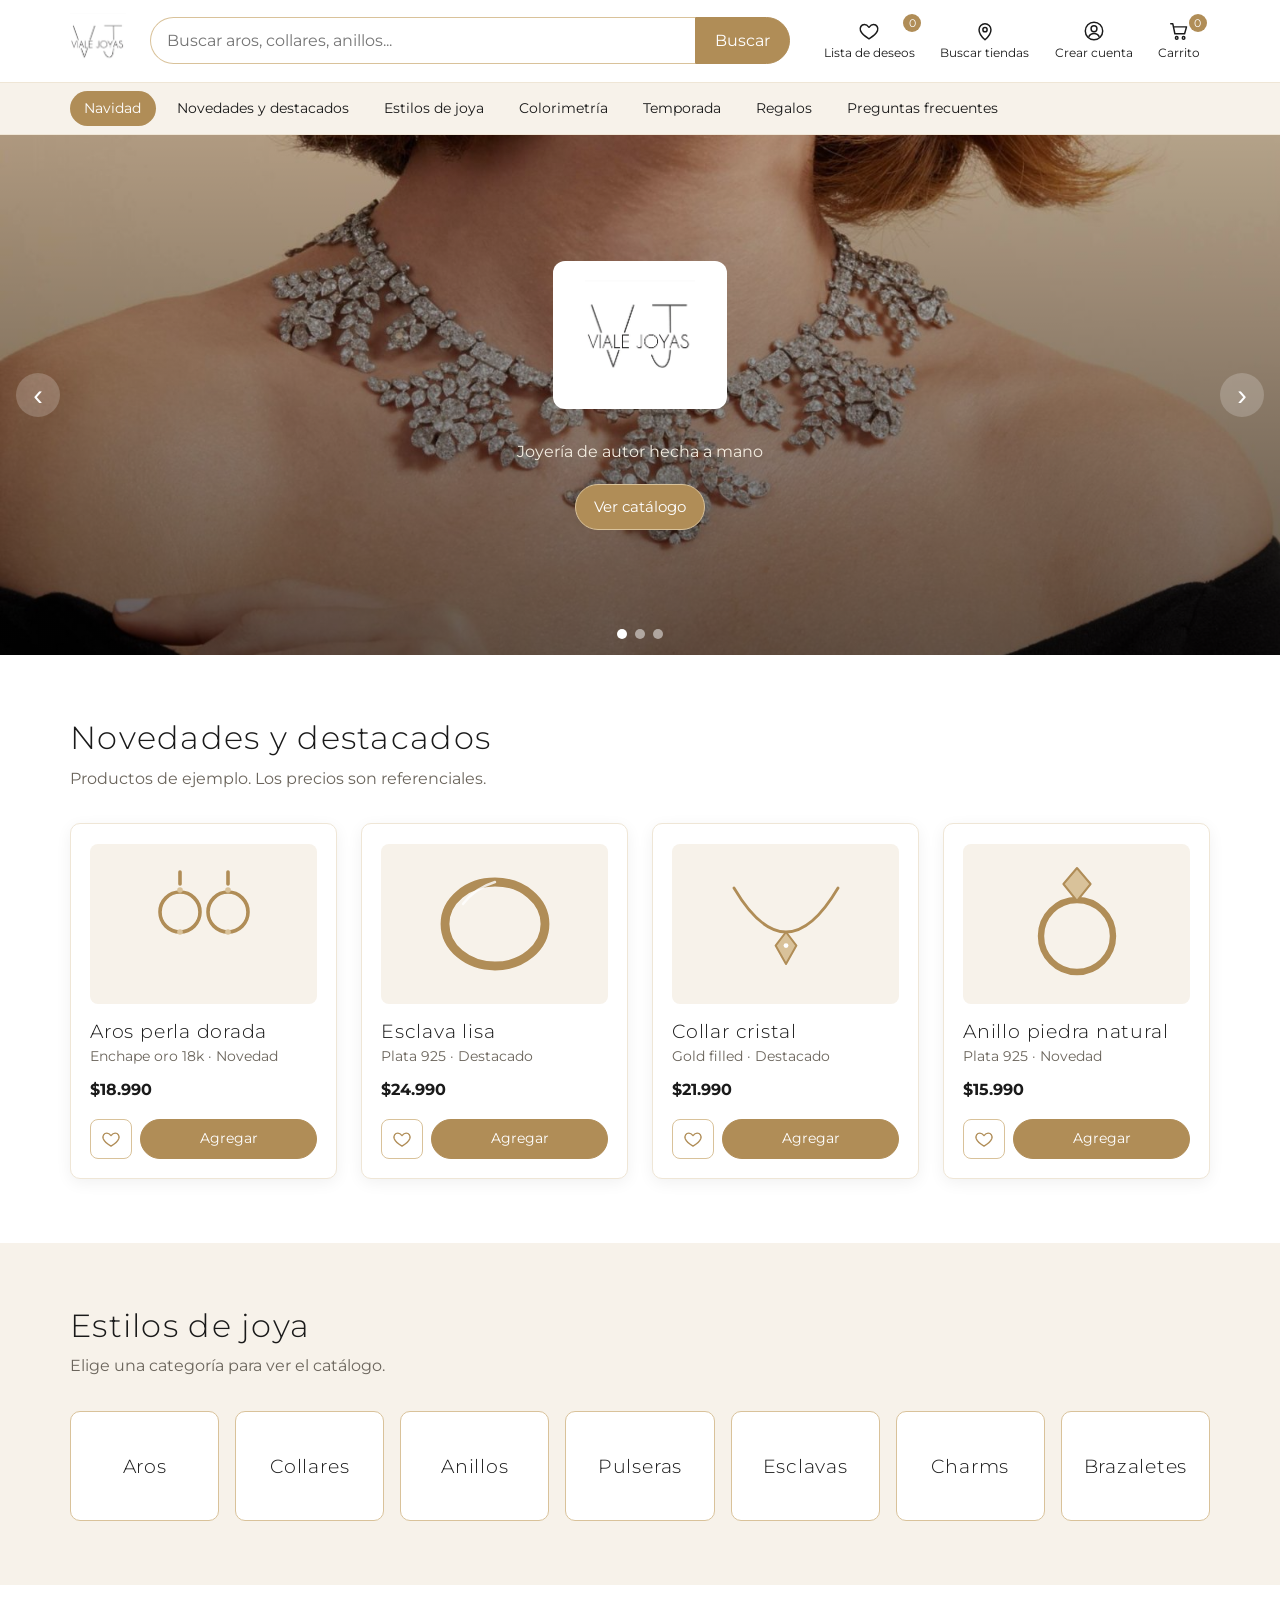
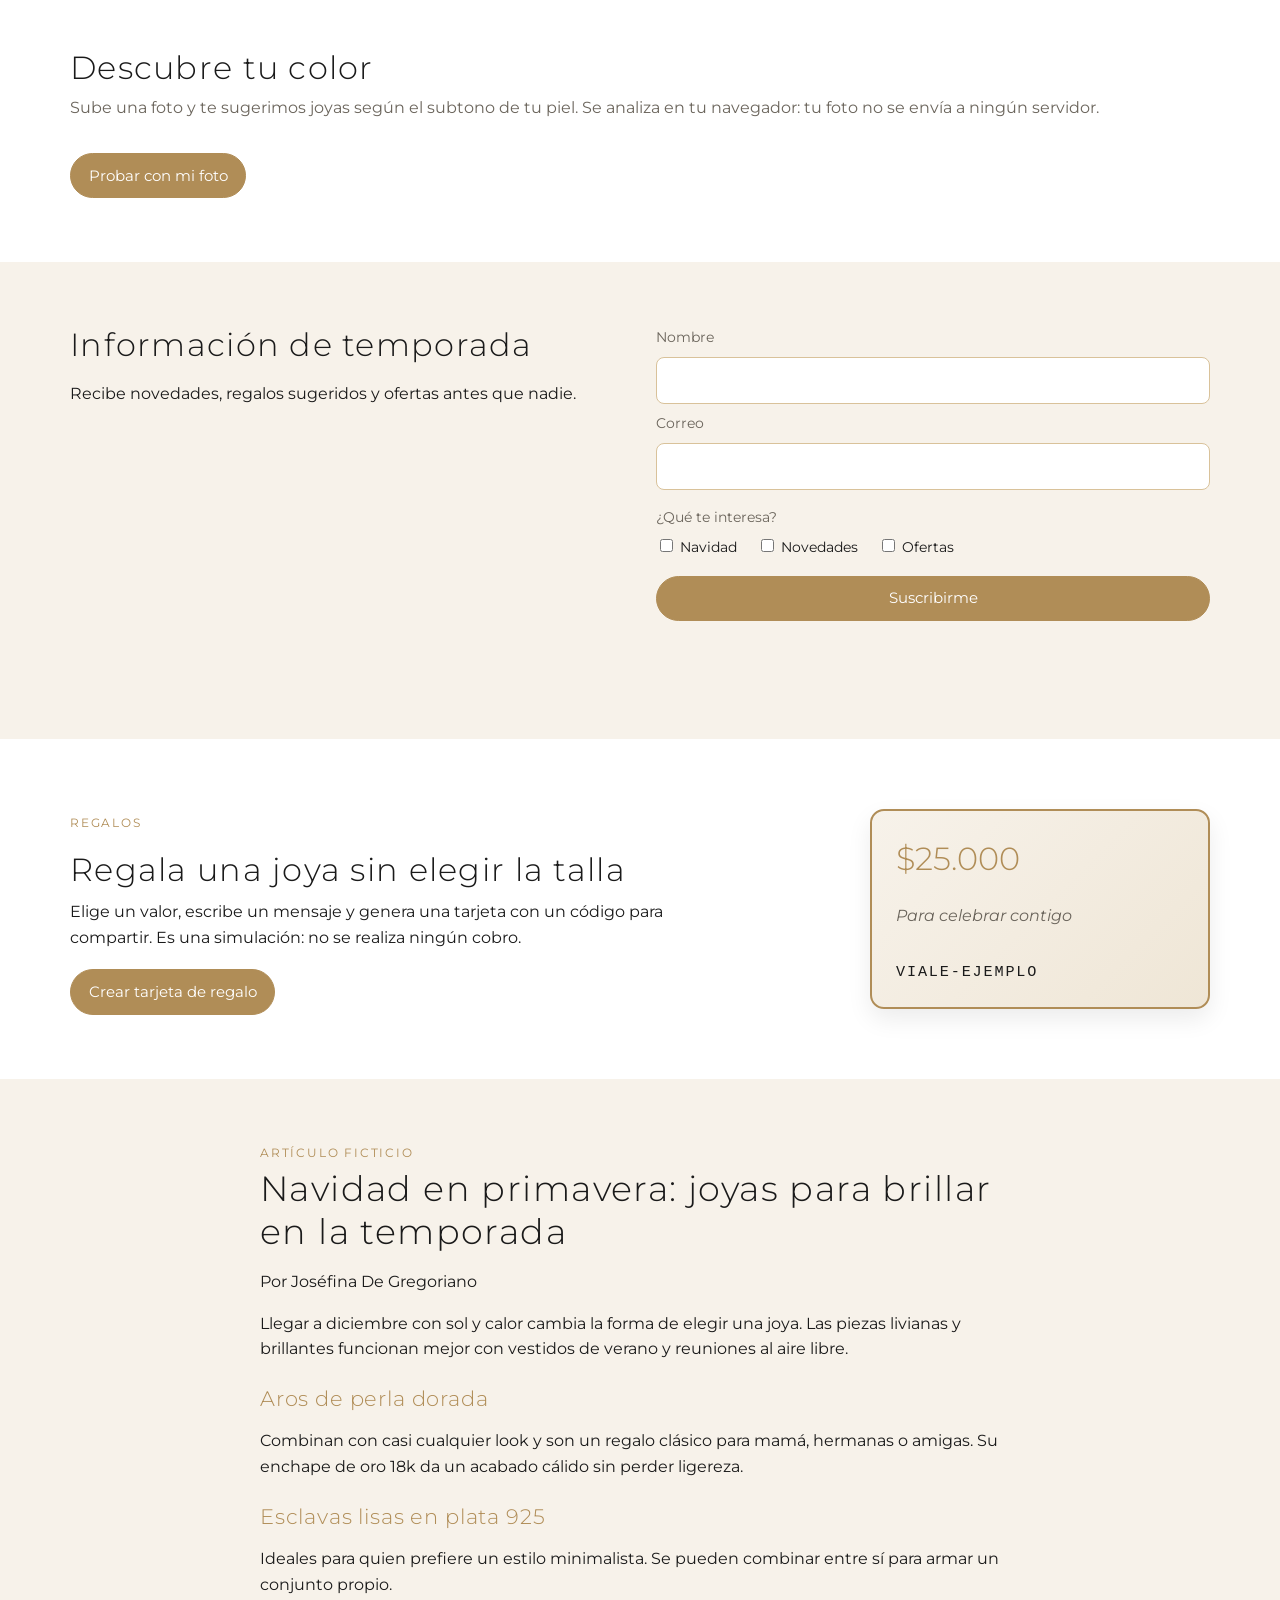
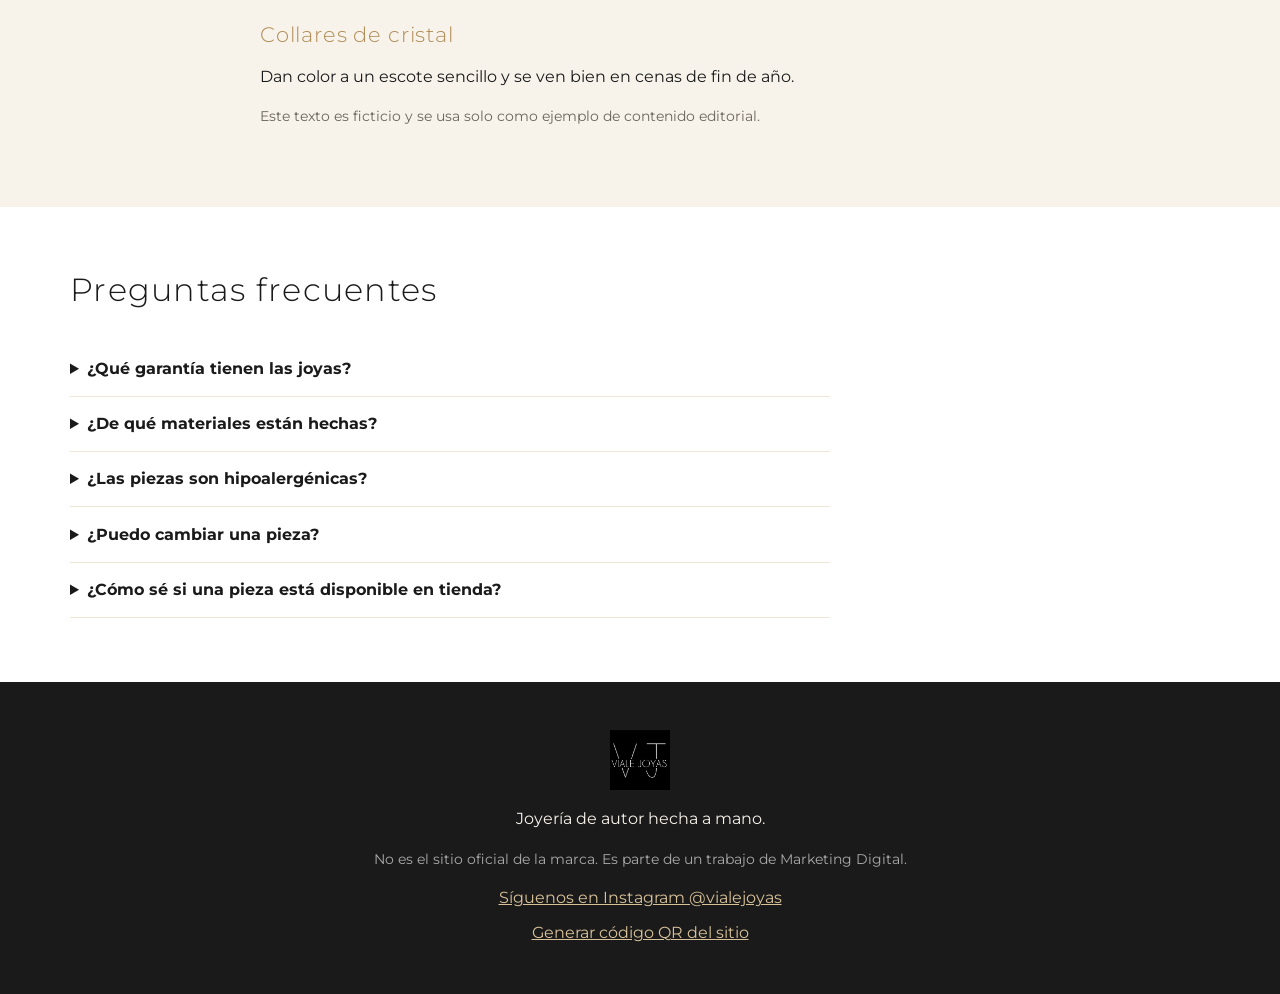
<file: index.html>
<!DOCTYPE html>
<html lang="es">
<head>
  <meta charset="UTF-8">
  <meta name="viewport" content="width=device-width, initial-scale=1.0">
  <title>Viale Joyas · Joyería de autor</title>
  <meta name="description" content="Joyería de autor hecha a mano. Aros, collares, anillos, pulseras y esclavas en enchape de oro 18k y plata 925.">
  <link rel="preconnect" href="https://fonts.googleapis.com">
  <link rel="preconnect" href="https://fonts.gstatic.com" crossorigin>
  <link href="https://fonts.googleapis.com/css2?family=Montserrat:wght@300;400;500&display=swap" rel="stylesheet">
  <link rel="stylesheet" href="css/styles.css">
  <link rel="stylesheet" href="css/menu.css">
  <link rel="stylesheet" href="css/slider.css">
  <link rel="stylesheet" href="css/intro.css">
  <link rel="stylesheet" href="css/regalo.css">
</head>
<body>

  <!-- ===== BARRA PRINCIPAL ===== -->
  <header class="topbar">
    <div class="container topbar__inner">
      <a href="index.html" class="brand" aria-label="Viale Joyas, inicio">
        <img src="assets/logo.png" alt="Logo Viale Joyas">
      </a>

      <form class="search" id="form-search" role="search">
        <label for="buscador" class="sr-only">Buscar</label>
        <input id="buscador" type="search" placeholder="Buscar aros, collares, anillos...">
        <button type="submit" aria-label="Buscar">Buscar</button>
      </form>

      <nav class="actions" aria-label="Acciones de cuenta">
        <button class="action" id="btn-wishlist" type="button">
          <span class="action__icon" aria-hidden="true"><svg viewBox="0 0 24 24" width="22" height="22" fill="none" stroke="currentColor" stroke-width="1.6" stroke-linejoin="round" aria-hidden="true"><path d="M12 20.5s-7.5-4.4-9.3-8.9C1.6 8.4 3.5 5 7 5c2.2 0 3.6 1.2 5 3 1.4-1.8 2.8-3 5-3 3.5 0 5.4 3.4 4.3 6.6-1.8 4.5-9.3 8.9-9.3 8.9z"/></svg></span>
          <span class="action__label">Lista de deseos</span>
          <span class="badge" id="wish-count">0</span>
        </button>
        <button class="action" id="btn-stores" type="button">
          <span class="action__icon" aria-hidden="true"><svg viewBox="0 0 24 24" width="22" height="22" fill="none" stroke="currentColor" stroke-width="1.6" stroke-linejoin="round" aria-hidden="true"><path d="M12 21.5s-6.5-5.6-6.5-11a6.5 6.5 0 0 1 13 0c0 5.4-6.5 11-6.5 11z"/><circle cx="12" cy="10.5" r="2.3"/></svg></span>
          <span class="action__label">Buscar tiendas</span>
        </button>
        <button class="action" id="btn-account" type="button">
          <span class="action__icon" aria-hidden="true"><svg viewBox="0 0 24 24" width="22" height="22" fill="none" stroke="currentColor" stroke-width="1.6" aria-hidden="true"><circle cx="12" cy="12" r="9.5"/><circle cx="12" cy="9.5" r="3.2"/><path d="M6.2 18.4c1.2-2.4 3.3-3.6 5.8-3.6s4.6 1.2 5.8 3.6"/></svg></span>
          <span class="action__label">Crear cuenta</span>
        </button>
        <button class="action" id="btn-cart" type="button">
          <span class="action__icon" aria-hidden="true"><svg viewBox="0 0 24 24" width="22" height="22" fill="none" stroke="currentColor" stroke-width="1.6" stroke-linecap="round" stroke-linejoin="round" aria-hidden="true"><path d="M3 4h2.2l2.3 11h10.6l2.1-7.5H6.4"/><circle cx="9.5" cy="19.5" r="1.4"/><circle cx="17" cy="19.5" r="1.4"/></svg></span>
          <span class="action__label">Carrito</span>
          <span class="badge" id="cart-count">0</span>
        </button>
      </nav>
    </div>
  </header>

  <!-- ===== BARRA SECUNDARIA ===== -->
  <nav class="subbar" aria-label="Categorías">
    <div class="container subbar__inner">
      <a href="#festividad" class="subbar__link subbar__link--festive" id="link-festividad">Festividad</a>
      <a href="#novedades" class="subbar__link">Novedades y destacados</a>
      <a href="#estilos" class="subbar__link">Estilos de joya</a>
      <a href="#colorimetria" class="subbar__link">Colorimetría</a>
      <a href="#temporada" class="subbar__link">Temporada</a>
      <a href="#regalo" class="subbar__link">Regalos</a>
      <a href="#faq" class="subbar__link">Preguntas frecuentes</a>
    </div>
  </nav>

  <main>
    <!-- ===== CARRUSEL PRINCIPAL ===== -->
    <section class="hero-slider" id="festividad" aria-roledescription="carrusel" aria-label="Destacados" tabindex="0">
      <div class="slides">

        <!-- Diapositiva 1: logo -->
        <div class="slide is-active" aria-hidden="false">
          <img class="slide__bg" src="assets/principal.jpg" alt=""
               onerror="this.onerror=null;this.src='assets/tienda.png';">
          <div class="slide__content">
            <div class="slide__logo">
              <img src="assets/logo.png" alt="Viale Joyas">
            </div>
            <p>Joyería de autor hecha a mano</p>
            <a href="catalogo.html" class="btn btn--primary">Ver catálogo</a>
          </div>
        </div>

        <!-- Diapositiva 2: festividad más cercana -->
        <div class="slide" aria-hidden="true">
          <img class="slide__bg" src="assets/festividad.jpg" alt=""
               onerror="this.onerror=null;this.src='assets/tienda.png';">
          <div class="slide__content">
            <p class="eyebrow">Festividad más cercana</p>
            <h1 id="festividad-nombre">Navidad</h1>
            <p id="festividad-texto">Piezas pensadas para regalar y brillar en la temporada navideña.</p>
            <p class="countdown" id="festividad-countdown"></p>
            <a href="#novedades" class="btn btn--primary">Ver regalos</a>
          </div>
        </div>

        <!-- Diapositiva 3: colorimetría -->
        <div class="slide" aria-hidden="true">
          <img class="slide__bg" src="assets/colorimetria.jpg" alt=""
               onerror="this.onerror=null;this.src='assets/tienda.png';">
          <div class="slide__content">
            <p class="eyebrow">Nuevo</p>
            <h1>Descubre tu color</h1>
            <p>Sube una foto y te mostramos las joyas que mejor combinan con tu piel.</p>
            <a href="colorimetria.html" class="btn btn--primary">Probar con mi foto</a>
          </div>
        </div>
      </div>

      <button class="slider__btn slider__prev" type="button" aria-label="Diapositiva anterior">&#8249;</button>
      <button class="slider__btn slider__next" type="button" aria-label="Diapositiva siguiente">&#8250;</button>

      <div class="dots" role="group" aria-label="Elegir diapositiva">
        <button class="dot is-active" type="button" aria-label="Diapositiva 1" aria-current="true"></button>
        <button class="dot" type="button" aria-label="Diapositiva 2"></button>
        <button class="dot" type="button" aria-label="Diapositiva 3"></button>
      </div>
    </section>

    <!-- ===== NOVEDADES Y DESTACADOS ===== -->
    

    <section class="section" id="novedades">
      <div class="container">
        <header class="section__header">
          <h2>Novedades y destacados</h2>
          <p>Productos de ejemplo. Los precios son referenciales.</p>
        </header>
        <div class="grid" id="grid-novedades">
          <article class="card" data-id="aro-perla" data-nombre="Aros perla dorada" data-precio="18990">
            <img class="card__photo" src="assets/categorias/aros.svg" alt="">
            <h3>Aros perla dorada</h3>
            <p class="card__meta">Enchape oro 18k · Novedad</p>
            <p class="card__price">$18.990</p>
            <div class="card__actions">
              <button class="heart-btn btn-fav" type="button" aria-label="Agregar a favoritos"><svg viewBox="0 0 24 24" width="20" height="20" fill="none" stroke="currentColor" stroke-width="1.6" stroke-linejoin="round" aria-hidden="true"><path d="M12 20.5s-7.5-4.4-9.3-8.9C1.6 8.4 3.5 5 7 5c2.2 0 3.6 1.2 5 3 1.4-1.8 2.8-3 5-3 3.5 0 5.4 3.4 4.3 6.6-1.8 4.5-9.3 8.9-9.3 8.9z"/></svg></button>
              <button class="btn btn--primary btn-add" type="button">Agregar</button>
            </div>
          </article>

          <article class="card" data-id="esclava-lisa" data-nombre="Esclava lisa" data-precio="24990">
            <img class="card__photo" src="assets/categorias/esclavas.svg" alt="">
            <h3>Esclava lisa</h3>
            <p class="card__meta">Plata 925 · Destacado</p>
            <p class="card__price">$24.990</p>
            <div class="card__actions">
              <button class="heart-btn btn-fav" type="button" aria-label="Agregar a favoritos"><svg viewBox="0 0 24 24" width="20" height="20" fill="none" stroke="currentColor" stroke-width="1.6" stroke-linejoin="round" aria-hidden="true"><path d="M12 20.5s-7.5-4.4-9.3-8.9C1.6 8.4 3.5 5 7 5c2.2 0 3.6 1.2 5 3 1.4-1.8 2.8-3 5-3 3.5 0 5.4 3.4 4.3 6.6-1.8 4.5-9.3 8.9-9.3 8.9z"/></svg></button>
              <button class="btn btn--primary btn-add" type="button">Agregar</button>
            </div>
          </article>

          <article class="card" data-id="collar-cristal" data-nombre="Collar cristal" data-precio="21990">
            <img class="card__photo" src="assets/categorias/collares.svg" alt="">
            <h3>Collar cristal</h3>
            <p class="card__meta">Gold filled · Destacado</p>
            <p class="card__price">$21.990</p>
            <div class="card__actions">
              <button class="heart-btn btn-fav" type="button" aria-label="Agregar a favoritos"><svg viewBox="0 0 24 24" width="20" height="20" fill="none" stroke="currentColor" stroke-width="1.6" stroke-linejoin="round" aria-hidden="true"><path d="M12 20.5s-7.5-4.4-9.3-8.9C1.6 8.4 3.5 5 7 5c2.2 0 3.6 1.2 5 3 1.4-1.8 2.8-3 5-3 3.5 0 5.4 3.4 4.3 6.6-1.8 4.5-9.3 8.9-9.3 8.9z"/></svg></button>
              <button class="btn btn--primary btn-add" type="button">Agregar</button>
            </div>
          </article>

          <article class="card" data-id="anillo-piedra" data-nombre="Anillo piedra natural" data-precio="15990">
            <img class="card__photo" src="assets/categorias/anillos.svg" alt="">
            <h3>Anillo piedra natural</h3>
            <p class="card__meta">Plata 925 · Novedad</p>
            <p class="card__price">$15.990</p>
            <div class="card__actions">
              <button class="heart-btn btn-fav" type="button" aria-label="Agregar a favoritos"><svg viewBox="0 0 24 24" width="20" height="20" fill="none" stroke="currentColor" stroke-width="1.6" stroke-linejoin="round" aria-hidden="true"><path d="M12 20.5s-7.5-4.4-9.3-8.9C1.6 8.4 3.5 5 7 5c2.2 0 3.6 1.2 5 3 1.4-1.8 2.8-3 5-3 3.5 0 5.4 3.4 4.3 6.6-1.8 4.5-9.3 8.9-9.3 8.9z"/></svg></button>
              <button class="btn btn--primary btn-add" type="button">Agregar</button>
            </div>
          </article>
        </div>
      </div>
    </section>

    <!-- ===== ESTILOS DE JOYA ===== -->
    <section class="section section--alt" id="estilos">
      <div class="container">
        <header class="section__header">
          <h2>Estilos de joya</h2>
          <p>Elige una categoría para ver el catálogo.</p>
        </header>
        <div class="styles-grid">
          <a class="style-tile" href="catalogo.html?categoria=aros">Aros</a>
          <a class="style-tile" href="catalogo.html?categoria=collares">Collares</a>
          <a class="style-tile" href="catalogo.html?categoria=anillos">Anillos</a>
          <a class="style-tile" href="catalogo.html?categoria=pulseras">Pulseras</a>
          <a class="style-tile" href="catalogo.html?categoria=esclavas">Esclavas</a>
          <a class="style-tile" href="catalogo.html?categoria=charms">Charms</a>
          <a class="style-tile" href="catalogo.html?categoria=brazaletes">Brazaletes</a>
        </div>
      </div>
    </section>

    <!-- ===== COLORIMETRÍA (placeholder, se construye en la siguiente parte) ===== -->
    <section class="section" id="colorimetria">
      <div class="container">
        <header class="section__header">
          <h2>Descubre tu color</h2>
          <p>Sube una foto y te sugerimos joyas según el subtono de tu piel. Se analiza en tu navegador: tu foto no se envía a ningún servidor.</p>
        </header>
        <a href="colorimetria.html" class="btn btn--primary">Probar con mi foto</a>
      </div>
    </section>

    <!-- ===== TEMPORADA / NEWSLETTER ===== -->
    <section class="section section--alt" id="temporada">
      <div class="container newsletter">
        <div>
          <h2>Información de temporada</h2>
          <p>Recibe novedades, regalos sugeridos y ofertas antes que nadie.</p>
        </div>
        <form class="newsletter__form" id="form-newsletter">
          <label for="nl-nombre">Nombre</label>
          <input id="nl-nombre" name="nombre" type="text" required>

          <label for="nl-email">Correo</label>
          <input id="nl-email" name="email" type="email" required>

          <fieldset class="prefs">
            <legend>¿Qué te interesa?</legend>
            <label><input type="checkbox" name="interes" value="navidad"> Navidad</label>
            <label><input type="checkbox" name="interes" value="novedades"> Novedades</label>
            <label><input type="checkbox" name="interes" value="ofertas"> Ofertas</label>
          </fieldset>

          <button class="btn btn--primary" type="submit">Suscribirme</button>
          <p class="form-msg" id="nl-msg" role="status"></p>
        </form>
      </div>
    </section>

    <!-- ===== TARJETA DE REGALO ===== -->
    <section class="section" id="regalo">
      <div class="container regalo">
        <div>
          <p class="eyebrow">Regalos</p>
          <h2>Regala una joya sin elegir la talla</h2>
          <p>Elige un valor, escribe un mensaje y genera una tarjeta con un código para compartir. Es una simulación: no se realiza ningún cobro.</p>
          <button class="btn btn--primary" type="button" data-abrir-regalo>Crear tarjeta de regalo</button>
        </div>
        <div class="gift-card gift-card--demo" aria-hidden="true">
          <p class="gift-card__valor">$25.000</p>
          <p class="gift-card__msg">Para celebrar contigo</p>
          <p class="gift-card__codigo">VIALE-EJEMPLO</p>
        </div>
      </div>
    </section>

    <!-- ===== ARTÍCULO FICTICIO ===== -->
    <section class="section section--alt" id="articulo">
      <div class="container article">
        <p class="eyebrow">Artículo ficticio </p>
        <h2>Navidad en primavera: joyas para brillar en la temporada</h2>
        <p class="byline">Por Joséfina De Gregoriano </p>
        <p>Llegar a diciembre con sol y calor cambia la forma de elegir una joya. Las piezas livianas y brillantes funcionan mejor con vestidos de verano y reuniones al aire libre.</p>
        <h3>Aros de perla dorada</h3>
        <p>Combinan con casi cualquier look y son un regalo clásico para mamá, hermanas o amigas. Su enchape de oro 18k da un acabado cálido sin perder ligereza.</p>
        <h3>Esclavas lisas en plata 925</h3>
        <p>Ideales para quien prefiere un estilo minimalista. Se pueden combinar entre sí para armar un conjunto propio.</p>
        <h3>Collares de cristal</h3>
        <p>Dan color a un escote sencillo y se ven bien en cenas de fin de año.</p>
        <p class="muted">Este texto es ficticio y se usa solo como ejemplo de contenido editorial.</p>
      </div>
    </section>

    <!-- ===== PREGUNTAS FRECUENTES ===== -->
    <section class="section" id="faq">
      <div class="container">
        <header class="section__header">
          <h2>Preguntas frecuentes</h2>
        </header>
        <div class="faq">
          <details>
            <summary>¿Qué garantía tienen las joyas?</summary>
            <p>Todas las piezas cuentan con la garantía legal de 6 meses desde la compra.</p>
          </details>
          <details>
            <summary>¿De qué materiales están hechas?</summary>
            <p>Trabajamos enchape de oro 18k, plata 925, gold filled y piedras naturales. Cada ficha indica el material exacto.</p>
          </details>
          <details>
            <summary>¿Las piezas son hipoalergénicas?</summary>
            <p>Los baños en oro y las piezas en plata 925 son libres de níquel. Si tienes una sensibilidad específica, consulta antes de comprar.</p>
          </details>
          <details>
            <summary>¿Puedo cambiar una pieza?</summary>
            <p>Sí, dentro de los plazos informados en el momento de la compra y con el comprobante correspondiente.</p>
          </details>
          <details>
            <summary>¿Cómo sé si una pieza está disponible en tienda?</summary>
            <p>En cada producto aparece la disponibilidad por tienda. Puedes revisar también la sección "Buscar tiendas".</p>
          </details>
        </div>
      </div>
    </section>
  </main>

  <footer class="footer">
    <div class="container footer__inner">
      <img src="assets/logo.png" alt="Viale Joyas" class="footer__logo">
      <p>Joyería de autor hecha a mano.</p>
      <p class="muted">No es el sitio oficial de la marca. Es parte de un trabajo de Marketing Digital.</p>
      <a class="ig-link" href="https://www.instagram.com/vialejoyas/?hl=es" target="_blank" rel="noopener">Síguenos en Instagram @vialejoyas</a>
      <a href="qr.html">Generar código QR del sitio</a>
    </div>
  </footer>

  <!-- ===== DIÁLOGO: BUSCAR TIENDAS ===== -->
  <dialog id="dlg-stores" class="dialog">
    <form method="dialog" class="dialog__close-wrap"><button class="dialog__close" aria-label="Cerrar">&times;</button></form>
    <h2>Nuestras tiendas</h2>
    <ul class="store-list">
      <li><strong>Vivo Los Trapenses</strong><span>Mall Vivo Los Trapenses</span></li>
      <li><strong>MUT</strong><span>Mercado Urbano Tobalaba</span></li>
      <li><strong>Espacio Urbano La Dehesa</strong><span>Espacio Urbano La Dehesa</span></li>
      <li><strong>Pueblo del Inglés</strong><span>Pueblo del Inglés, local</span></li>
    </ul>
    <p class="muted">Direcciones y horarios de ejemplo.</p>
  </dialog>

  <!-- ===== DIÁLOGO: CREAR CUENTA (simulado) ===== -->
  <dialog id="dlg-account" class="dialog">
    <form method="dialog" class="dialog__close-wrap"><button class="dialog__close" aria-label="Cerrar">&times;</button></form>
    <h2>Crear cuenta</h2>
    <form id="form-account" class="stack">
      <label for="acc-nombre">Nombre</label>
      <input id="acc-nombre" type="text" required>
      <label for="acc-email">Correo</label>
      <input id="acc-email" type="email" required>
      <label for="acc-pass">Contraseña</label>
      <input id="acc-pass" type="password" minlength="6" required>
      <button class="btn btn--primary" type="submit">Crear cuenta</button>
      <p class="muted">Simulado: los datos se guardan solo en este navegador.</p>
    </form>
  </dialog>

  <!-- ===== DIÁLOGO: LISTA DE DESEOS Y CARRITO ===== -->
  <dialog id="dlg-list" class="dialog">
    <form method="dialog" class="dialog__close-wrap"><button class="dialog__close" aria-label="Cerrar">&times;</button></form>
    <h2 id="dlg-list-title">Lista</h2>
    <ul class="item-list" id="dlg-list-items"></ul>
    <p class="item-total" id="dlg-list-total"></p>
    <p class="muted">Guardado en este navegador (localStorage).</p>
  </dialog>

  <dialog id="dlg-regalo" class="dialog dialog--regalo">
    <form method="dialog" class="dialog__close-wrap"><button class="dialog__close" aria-label="Cerrar">&times;</button></form>
    <h2>Tarjeta de regalo</h2>
    <form id="form-regalo" class="stack">
      <fieldset class="valores">
        <legend>Valor</legend>
        <label><input type="radio" name="valor" value="15000"> $15.000</label>
        <label><input type="radio" name="valor" value="25000" checked> $25.000</label>
        <label><input type="radio" name="valor" value="40000"> $40.000</label>
        <label><input type="radio" name="valor" value="60000"> $60.000</label>
      </fieldset>
      <label for="rg-para">Para</label>
      <input id="rg-para" type="text" maxlength="40" required>
      <label for="rg-mensaje">Mensaje (máximo 140 caracteres)</label>
      <textarea id="rg-mensaje" maxlength="140" rows="3"></textarea>
      <label for="rg-de">De</label>
      <input id="rg-de" type="text" maxlength="40" required>
      <button class="btn btn--primary" type="submit">Generar tarjeta</button>
      <p class="muted">Simulado: no se cobra ni se envía nada. El código es de ejemplo.</p>
    </form>
    <div id="regalo-resultado" hidden>
      <div class="gift-card">
        <p class="gift-card__valor" id="gc-valor"></p>
        <p class="gift-card__para" id="gc-para"></p>
        <p class="gift-card__msg" id="gc-msg"></p>
        <p class="gift-card__de" id="gc-de"></p>
        <p class="gift-card__codigo" id="gc-codigo"></p>
      </div>
      <p class="muted">Comparte este código con quien recibe el regalo.</p>
      <div class="regalo__acciones">
        <button class="btn btn--primary" id="btn-copiar" type="button">Copiar código</button>
        <button class="btn btn--ghost" id="btn-otra" type="button">Crear otra</button>
      </div>
    </div>
  </dialog>

  <script src="js/productos.js"></script>
  <script src="js/shared.js"></script>
  <script src="js/intro.js"></script>
  <script src="js/regalo.js"></script>
  <script src="js/main.js"></script>
  <script src="js/slider.js"></script>
</body>
</html>
</file>
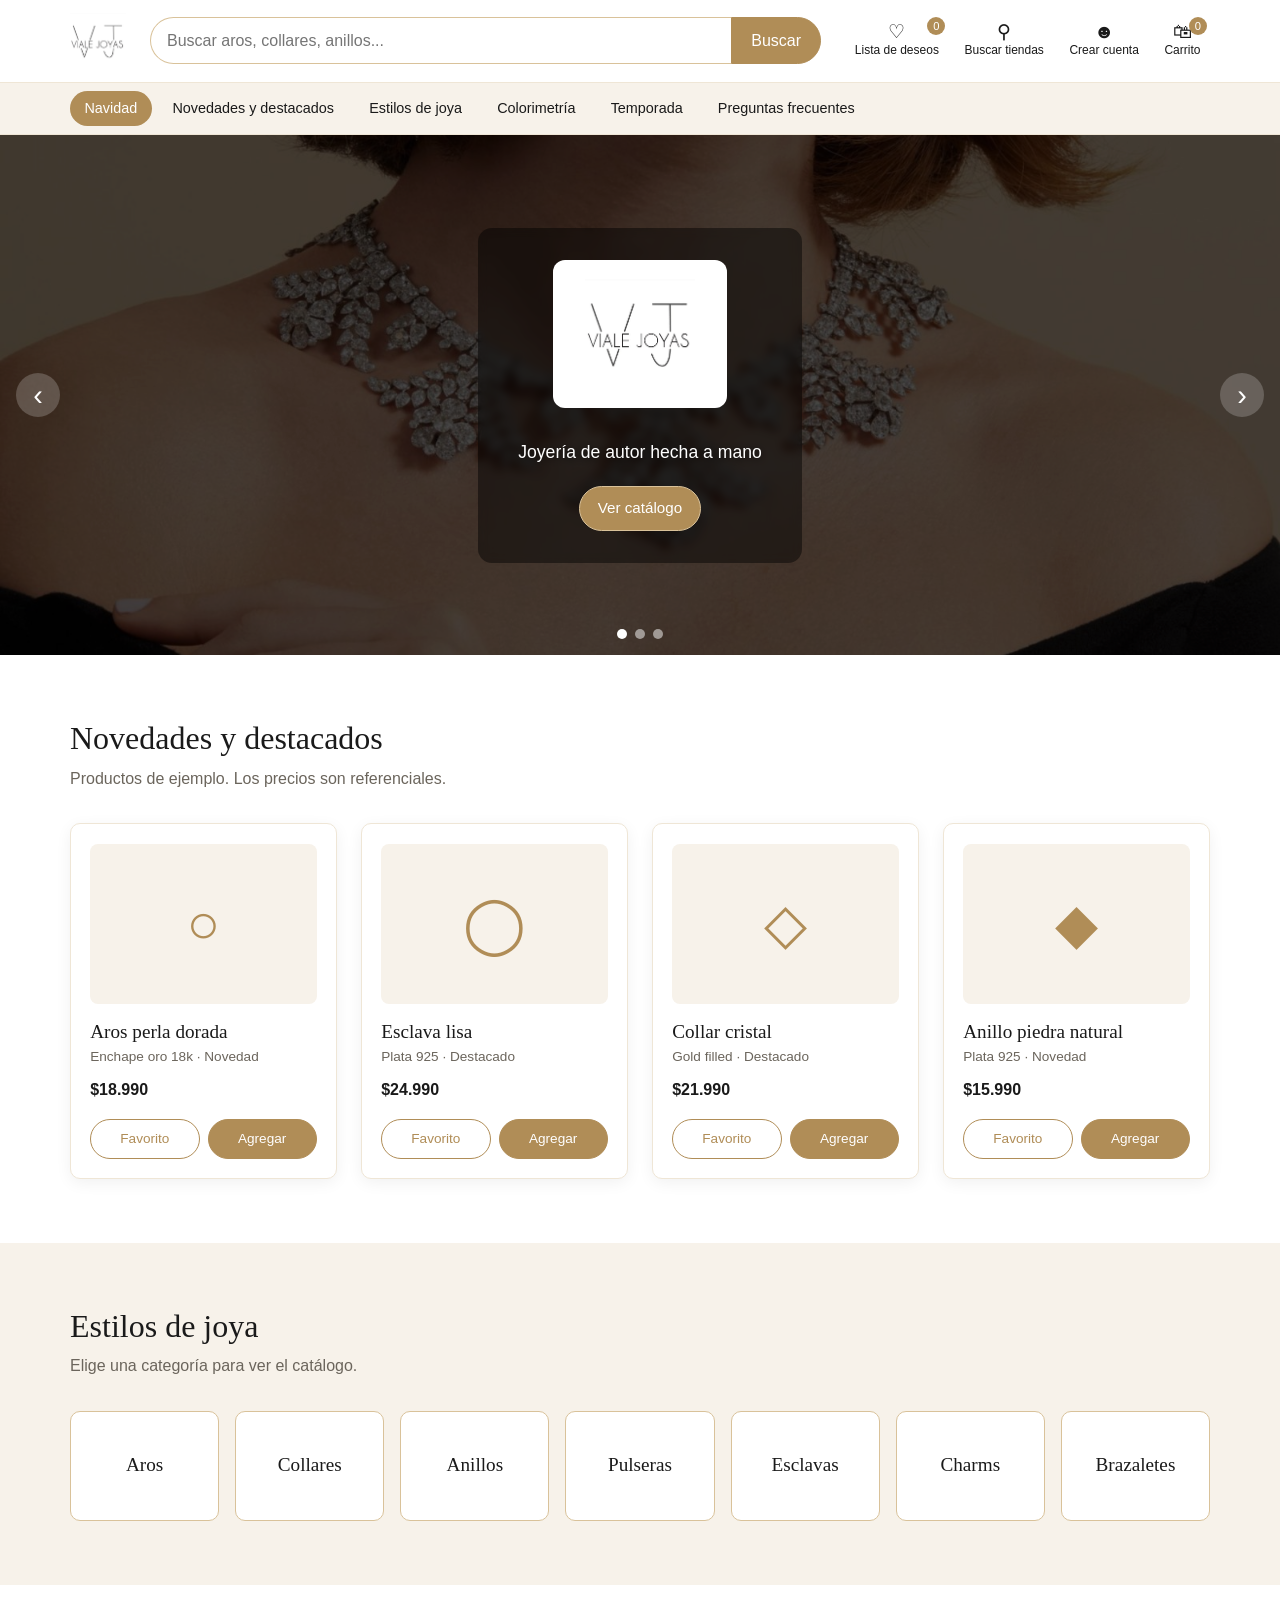
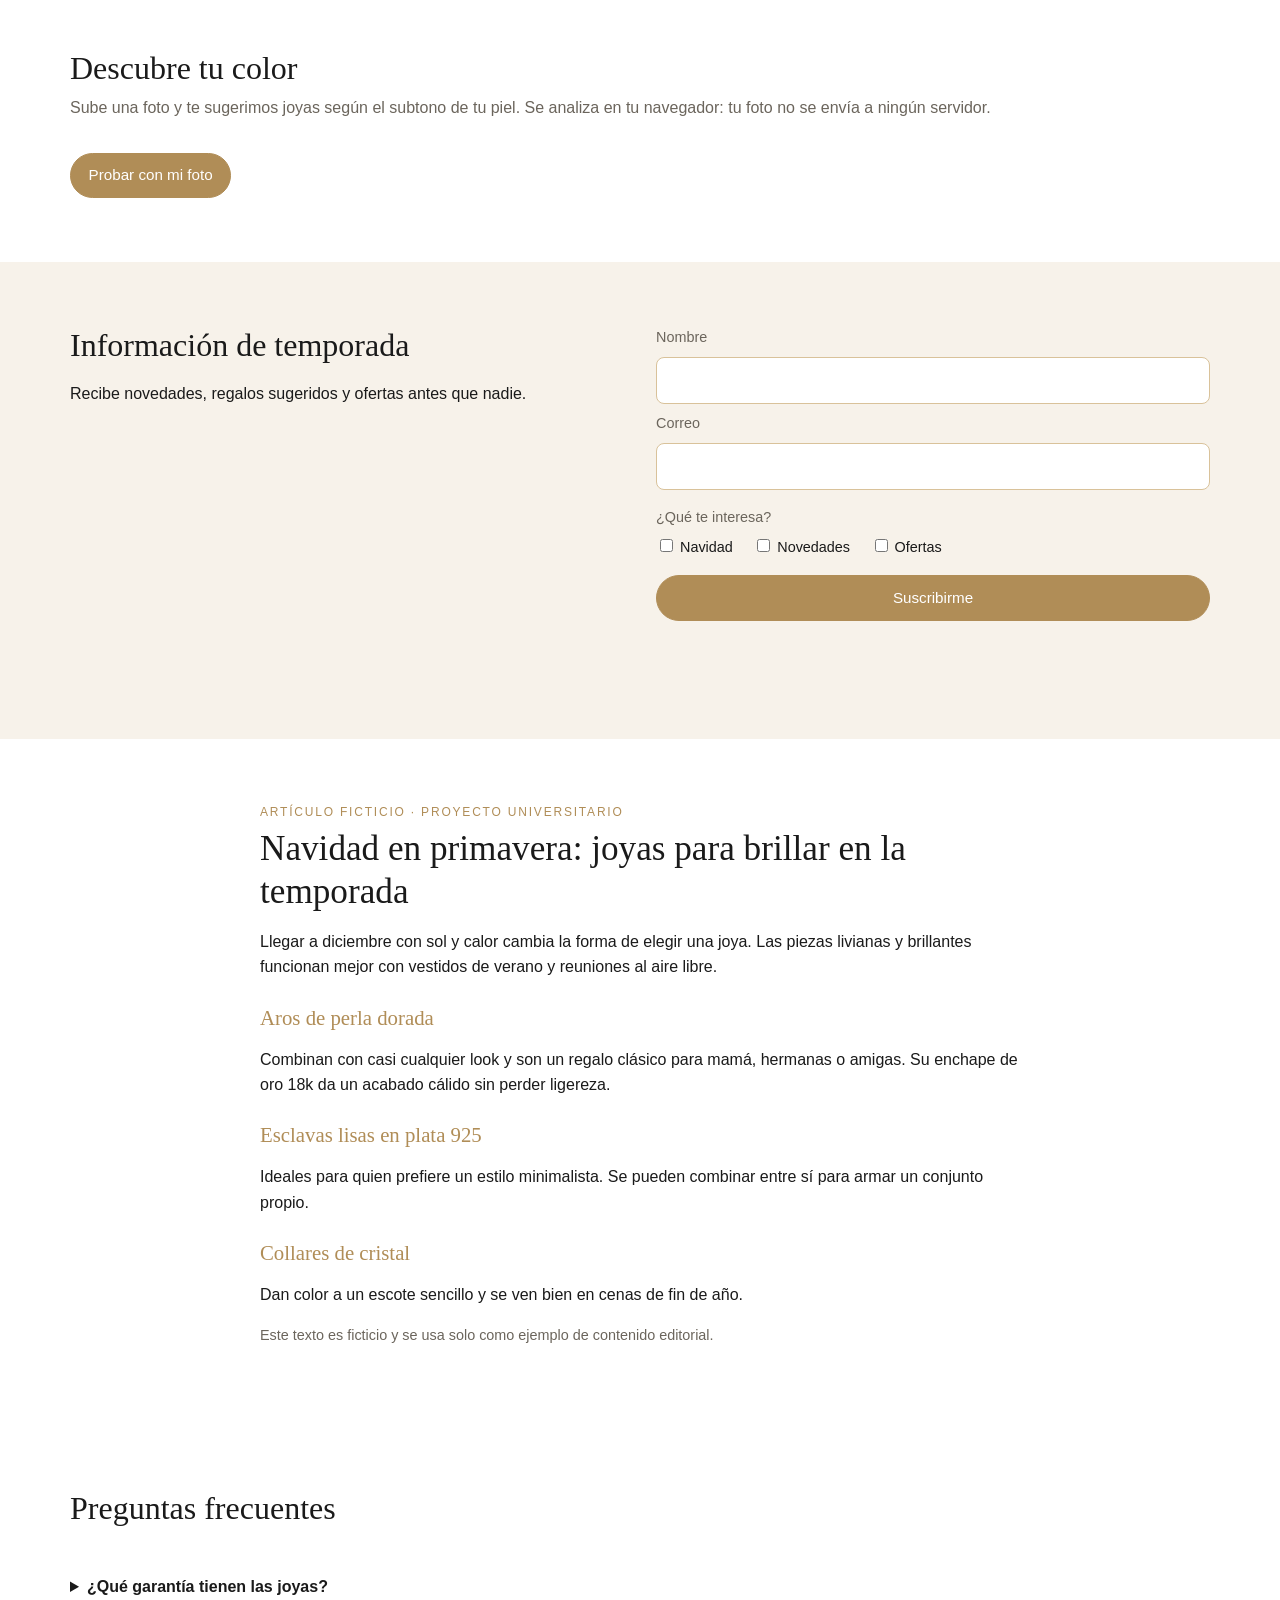
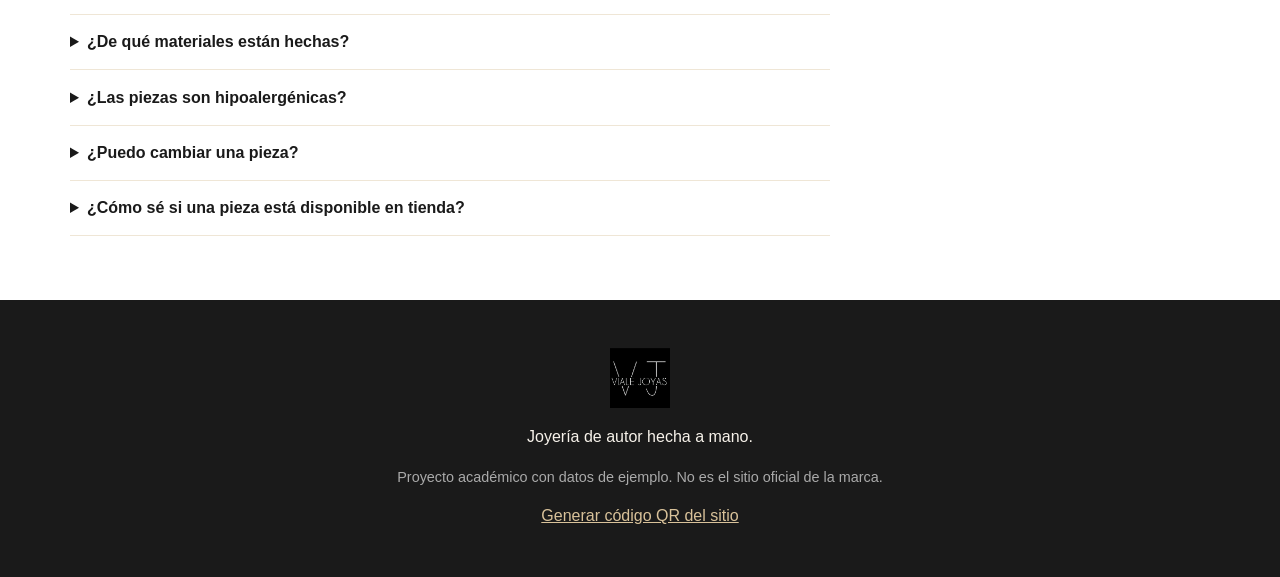
<file: css/index.html>
<!DOCTYPE html>
<html lang="es">
<head>
  <meta charset="UTF-8">
  <meta name="viewport" content="width=device-width, initial-scale=1.0">
  <title>Viale Joyas · Joyería de autor</title>
  <meta name="description" content="Joyería de autor hecha a mano. Aros, collares, anillos, pulseras y esclavas en enchape de oro 18k y plata 925.">
  <link rel="stylesheet" href="css/styles.css">
  <link rel="stylesheet" href="css/slider.css">
</head>
<body>

  <!-- ===== BARRA PRINCIPAL ===== -->
  <header class="topbar">
    <div class="container topbar__inner">
      <a href="index.html" class="brand" aria-label="Viale Joyas, inicio">
        <img src="assets/logo.png" alt="Logo Viale Joyas">
      </a>

      <form class="search" role="search" onsubmit="return false;">
        <label for="buscador" class="sr-only">Buscar</label>
        <input id="buscador" type="search" placeholder="Buscar aros, collares, anillos...">
        <button type="submit" aria-label="Buscar">Buscar</button>
      </form>

      <nav class="actions" aria-label="Acciones de cuenta">
        <button class="action" id="btn-wishlist" type="button">
          <span class="action__icon" aria-hidden="true">&#9825;</span>
          <span class="action__label">Lista de deseos</span>
          <span class="badge" id="wish-count">0</span>
        </button>
        <button class="action" id="btn-stores" type="button">
          <span class="action__icon" aria-hidden="true">&#9906;</span>
          <span class="action__label">Buscar tiendas</span>
        </button>
        <button class="action" id="btn-account" type="button">
          <span class="action__icon" aria-hidden="true">&#9787;</span>
          <span class="action__label">Crear cuenta</span>
        </button>
        <button class="action" id="btn-cart" type="button">
          <span class="action__icon" aria-hidden="true">&#128717;</span>
          <span class="action__label">Carrito</span>
          <span class="badge" id="cart-count">0</span>
        </button>
      </nav>
    </div>
  </header>

  <!-- ===== BARRA SECUNDARIA ===== -->
  <nav class="subbar" aria-label="Categorías">
    <div class="container subbar__inner">
      <a href="#festividad" class="subbar__link subbar__link--festive" id="link-festividad">Festividad</a>
      <a href="#novedades" class="subbar__link">Novedades y destacados</a>
      <a href="#estilos" class="subbar__link">Estilos de joya</a>
      <a href="#colorimetria" class="subbar__link">Colorimetría</a>
      <a href="#temporada" class="subbar__link">Temporada</a>
      <a href="#faq" class="subbar__link">Preguntas frecuentes</a>
    </div>
  </nav>

  <main>
    <!-- ===== CARRUSEL PRINCIPAL ===== -->
    <section class="hero-slider" id="festividad" aria-roledescription="carrusel" aria-label="Destacados" tabindex="0">
      <div class="slides">

        <!-- Diapositiva 1: logo -->
        <div class="slide is-active" aria-hidden="false">
          <img class="slide__bg" src="assets/principal.jpg" alt=""
               onerror="this.onerror=null;this.src='assets/tienda.png';">
          <div class="slide__content">
            <div class="slide__logo">
              <img src="assets/logo.png" alt="Viale Joyas">
            </div>
            <p>Joyería de autor hecha a mano</p>
            <a href="catalogo.html" class="btn btn--primary">Ver catálogo</a>
          </div>
        </div>

        <!-- Diapositiva 2: festividad más cercana -->
        <div class="slide" aria-hidden="true">
          <img class="slide__bg" src="assets/festividad.jpg" alt=""
               onerror="this.onerror=null;this.src='assets/tienda.png';">
          <div class="slide__content">
            <p class="eyebrow">Festividad más cercana</p>
            <h1 id="festividad-nombre">Navidad</h1>
            <p id="festividad-texto">Piezas pensadas para regalar y brillar en la temporada navideña.</p>
            <p class="countdown" id="festividad-countdown"></p>
            <a href="#novedades" class="btn btn--primary">Ver regalos</a>
          </div>
        </div>

        <!-- Diapositiva 3: colorimetría -->
        <div class="slide" aria-hidden="true">
          <img class="slide__bg" src="assets/colorimetria.jpg" alt=""
               onerror="this.onerror=null;this.src='assets/tienda.png';">
          <div class="slide__content">
            <p class="eyebrow">Nuevo</p>
            <h1>Descubre tu color</h1>
            <p>Sube una foto y te mostramos las joyas que mejor combinan con tu piel.</p>
            <a href="colorimetria.html" class="btn btn--primary">Probar con mi foto</a>
          </div>
        </div>
      </div>

      <button class="slider__btn slider__prev" type="button" aria-label="Diapositiva anterior">&#8249;</button>
      <button class="slider__btn slider__next" type="button" aria-label="Diapositiva siguiente">&#8250;</button>

      <div class="dots" role="group" aria-label="Elegir diapositiva">
        <button class="dot is-active" type="button" aria-label="Diapositiva 1" aria-current="true"></button>
        <button class="dot" type="button" aria-label="Diapositiva 2"></button>
        <button class="dot" type="button" aria-label="Diapositiva 3"></button>
      </div>
    </section>

    <!-- ===== NOVEDADES Y DESTACADOS ===== -->
    <section class="section" id="novedades">
      <div class="container">
        <header class="section__header">
          <h2>Novedades y destacados</h2>
          <p>Productos de ejemplo. Los precios son referenciales.</p>
        </header>
        <div class="grid" id="grid-novedades">
          <article class="card" data-id="aro-perla" data-nombre="Aros perla dorada" data-precio="18990">
            <div class="card__img" aria-hidden="true">&#9675;</div>
            <h3>Aros perla dorada</h3>
            <p class="card__meta">Enchape oro 18k · Novedad</p>
            <p class="card__price">$18.990</p>
            <div class="card__actions">
              <button class="btn btn--ghost btn-fav" type="button">Favorito</button>
              <button class="btn btn--primary btn-add" type="button">Agregar</button>
            </div>
          </article>

          <article class="card" data-id="esclava-lisa" data-nombre="Esclava lisa" data-precio="24990">
            <div class="card__img" aria-hidden="true">&#9711;</div>
            <h3>Esclava lisa</h3>
            <p class="card__meta">Plata 925 · Destacado</p>
            <p class="card__price">$24.990</p>
            <div class="card__actions">
              <button class="btn btn--ghost btn-fav" type="button">Favorito</button>
              <button class="btn btn--primary btn-add" type="button">Agregar</button>
            </div>
          </article>

          <article class="card" data-id="collar-cristal" data-nombre="Collar cristal" data-precio="21990">
            <div class="card__img" aria-hidden="true">&#9671;</div>
            <h3>Collar cristal</h3>
            <p class="card__meta">Gold filled · Destacado</p>
            <p class="card__price">$21.990</p>
            <div class="card__actions">
              <button class="btn btn--ghost btn-fav" type="button">Favorito</button>
              <button class="btn btn--primary btn-add" type="button">Agregar</button>
            </div>
          </article>

          <article class="card" data-id="anillo-piedra" data-nombre="Anillo piedra natural" data-precio="15990">
            <div class="card__img" aria-hidden="true">&#9670;</div>
            <h3>Anillo piedra natural</h3>
            <p class="card__meta">Plata 925 · Novedad</p>
            <p class="card__price">$15.990</p>
            <div class="card__actions">
              <button class="btn btn--ghost btn-fav" type="button">Favorito</button>
              <button class="btn btn--primary btn-add" type="button">Agregar</button>
            </div>
          </article>
        </div>
      </div>
    </section>

    <!-- ===== ESTILOS DE JOYA ===== -->
    <section class="section section--alt" id="estilos">
      <div class="container">
        <header class="section__header">
          <h2>Estilos de joya</h2>
          <p>Elige una categoría para ver el catálogo.</p>
        </header>
        <div class="styles-grid">
          <a class="style-tile" href="catalogo.html?categoria=aros">Aros</a>
          <a class="style-tile" href="catalogo.html?categoria=collares">Collares</a>
          <a class="style-tile" href="catalogo.html?categoria=anillos">Anillos</a>
          <a class="style-tile" href="catalogo.html?categoria=pulseras">Pulseras</a>
          <a class="style-tile" href="catalogo.html?categoria=esclavas">Esclavas</a>
          <a class="style-tile" href="catalogo.html?categoria=charms">Charms</a>
          <a class="style-tile" href="catalogo.html?categoria=brazaletes">Brazaletes</a>
        </div>
      </div>
    </section>

    <!-- ===== COLORIMETRÍA (placeholder, se construye en la siguiente parte) ===== -->
    <section class="section" id="colorimetria">
      <div class="container">
        <header class="section__header">
          <h2>Descubre tu color</h2>
          <p>Sube una foto y te sugerimos joyas según el subtono de tu piel. Se analiza en tu navegador: tu foto no se envía a ningún servidor.</p>
        </header>
        <a href="colorimetria.html" class="btn btn--primary">Probar con mi foto</a>
      </div>
    </section>

    <!-- ===== TEMPORADA / NEWSLETTER ===== -->
    <section class="section section--alt" id="temporada">
      <div class="container newsletter">
        <div>
          <h2>Información de temporada</h2>
          <p>Recibe novedades, regalos sugeridos y ofertas antes que nadie.</p>
        </div>
        <form class="newsletter__form" id="form-newsletter">
          <label for="nl-nombre">Nombre</label>
          <input id="nl-nombre" name="nombre" type="text" required>

          <label for="nl-email">Correo</label>
          <input id="nl-email" name="email" type="email" required>

          <fieldset class="prefs">
            <legend>¿Qué te interesa?</legend>
            <label><input type="checkbox" name="interes" value="navidad"> Navidad</label>
            <label><input type="checkbox" name="interes" value="novedades"> Novedades</label>
            <label><input type="checkbox" name="interes" value="ofertas"> Ofertas</label>
          </fieldset>

          <button class="btn btn--primary" type="submit">Suscribirme</button>
          <p class="form-msg" id="nl-msg" role="status"></p>
        </form>
      </div>
    </section>

    <!-- ===== ARTÍCULO FICTICIO ===== -->
    <section class="section" id="articulo">
      <div class="container article">
        <p class="eyebrow">Artículo ficticio · Proyecto universitario</p>
        <h2>Navidad en primavera: joyas para brillar en la temporada</h2>
        <p>Llegar a diciembre con sol y calor cambia la forma de elegir una joya. Las piezas livianas y brillantes funcionan mejor con vestidos de verano y reuniones al aire libre.</p>
        <h3>Aros de perla dorada</h3>
        <p>Combinan con casi cualquier look y son un regalo clásico para mamá, hermanas o amigas. Su enchape de oro 18k da un acabado cálido sin perder ligereza.</p>
        <h3>Esclavas lisas en plata 925</h3>
        <p>Ideales para quien prefiere un estilo minimalista. Se pueden combinar entre sí para armar un conjunto propio.</p>
        <h3>Collares de cristal</h3>
        <p>Dan color a un escote sencillo y se ven bien en cenas de fin de año.</p>
        <p class="muted">Este texto es ficticio y se usa solo como ejemplo de contenido editorial.</p>
      </div>
    </section>

    <!-- ===== PREGUNTAS FRECUENTES ===== -->
    <section class="section" id="faq">
      <div class="container">
        <header class="section__header">
          <h2>Preguntas frecuentes</h2>
        </header>
        <div class="faq">
          <details>
            <summary>¿Qué garantía tienen las joyas?</summary>
            <p>Todas las piezas cuentan con la garantía legal de 6 meses desde la compra.</p>
          </details>
          <details>
            <summary>¿De qué materiales están hechas?</summary>
            <p>Trabajamos enchape de oro 18k, plata 925, gold filled y piedras naturales. Cada ficha indica el material exacto.</p>
          </details>
          <details>
            <summary>¿Las piezas son hipoalergénicas?</summary>
            <p>Los baños en oro y las piezas en plata 925 son libres de níquel. Si tienes una sensibilidad específica, consulta antes de comprar.</p>
          </details>
          <details>
            <summary>¿Puedo cambiar una pieza?</summary>
            <p>Sí, dentro de los plazos informados en el momento de la compra y con el comprobante correspondiente.</p>
          </details>
          <details>
            <summary>¿Cómo sé si una pieza está disponible en tienda?</summary>
            <p>En cada producto aparece la disponibilidad por tienda. Puedes revisar también la sección "Buscar tiendas".</p>
          </details>
        </div>
      </div>
    </section>
  </main>

  <footer class="footer">
    <div class="container footer__inner">
      <img src="assets/logo.png" alt="Viale Joyas" class="footer__logo">
      <p>Joyería de autor hecha a mano.</p>
      <p class="muted">Proyecto académico con datos de ejemplo. No es el sitio oficial de la marca.</p>
      <a href="qr.html">Generar código QR del sitio</a>
    </div>
  </footer>

  <!-- ===== DIÁLOGO: BUSCAR TIENDAS ===== -->
  <dialog id="dlg-stores" class="dialog">
    <form method="dialog" class="dialog__close-wrap"><button class="dialog__close" aria-label="Cerrar">&times;</button></form>
    <h2>Nuestras tiendas</h2>
    <ul class="store-list">
      <li><strong>Vivo Los Trapenses</strong><span>Mall Vivo Los Trapenses</span></li>
      <li><strong>MUT</strong><span>Mercado Urbano Tobalaba</span></li>
      <li><strong>Espacio Urbano La Dehesa</strong><span>Espacio Urbano La Dehesa</span></li>
      <li><strong>Pueblo del Inglés</strong><span>Pueblo del Inglés, local</span></li>
    </ul>
    <p class="muted">Direcciones y horarios de ejemplo.</p>
  </dialog>

  <!-- ===== DIÁLOGO: CREAR CUENTA (simulado) ===== -->
  <dialog id="dlg-account" class="dialog">
    <form method="dialog" class="dialog__close-wrap"><button class="dialog__close" aria-label="Cerrar">&times;</button></form>
    <h2>Crear cuenta</h2>
    <form id="form-account" class="stack">
      <label for="acc-nombre">Nombre</label>
      <input id="acc-nombre" type="text" required>
      <label for="acc-email">Correo</label>
      <input id="acc-email" type="email" required>
      <label for="acc-pass">Contraseña</label>
      <input id="acc-pass" type="password" minlength="6" required>
      <button class="btn btn--primary" type="submit">Crear cuenta</button>
      <p class="muted">Simulado: los datos se guardan solo en este navegador.</p>
    </form>
  </dialog>

  <!-- ===== DIÁLOGO: LISTA DE DESEOS Y CARRITO ===== -->
  <dialog id="dlg-list" class="dialog">
    <form method="dialog" class="dialog__close-wrap"><button class="dialog__close" aria-label="Cerrar">&times;</button></form>
    <h2 id="dlg-list-title">Lista</h2>
    <ul class="item-list" id="dlg-list-items"></ul>
    <p class="item-total" id="dlg-list-total"></p>
    <p class="muted">Guardado en este navegador (localStorage).</p>
  </dialog>

  <script src="js/main.js"></script>
  <script src="js/slider.js"></script>
</body>
</html>
</file>
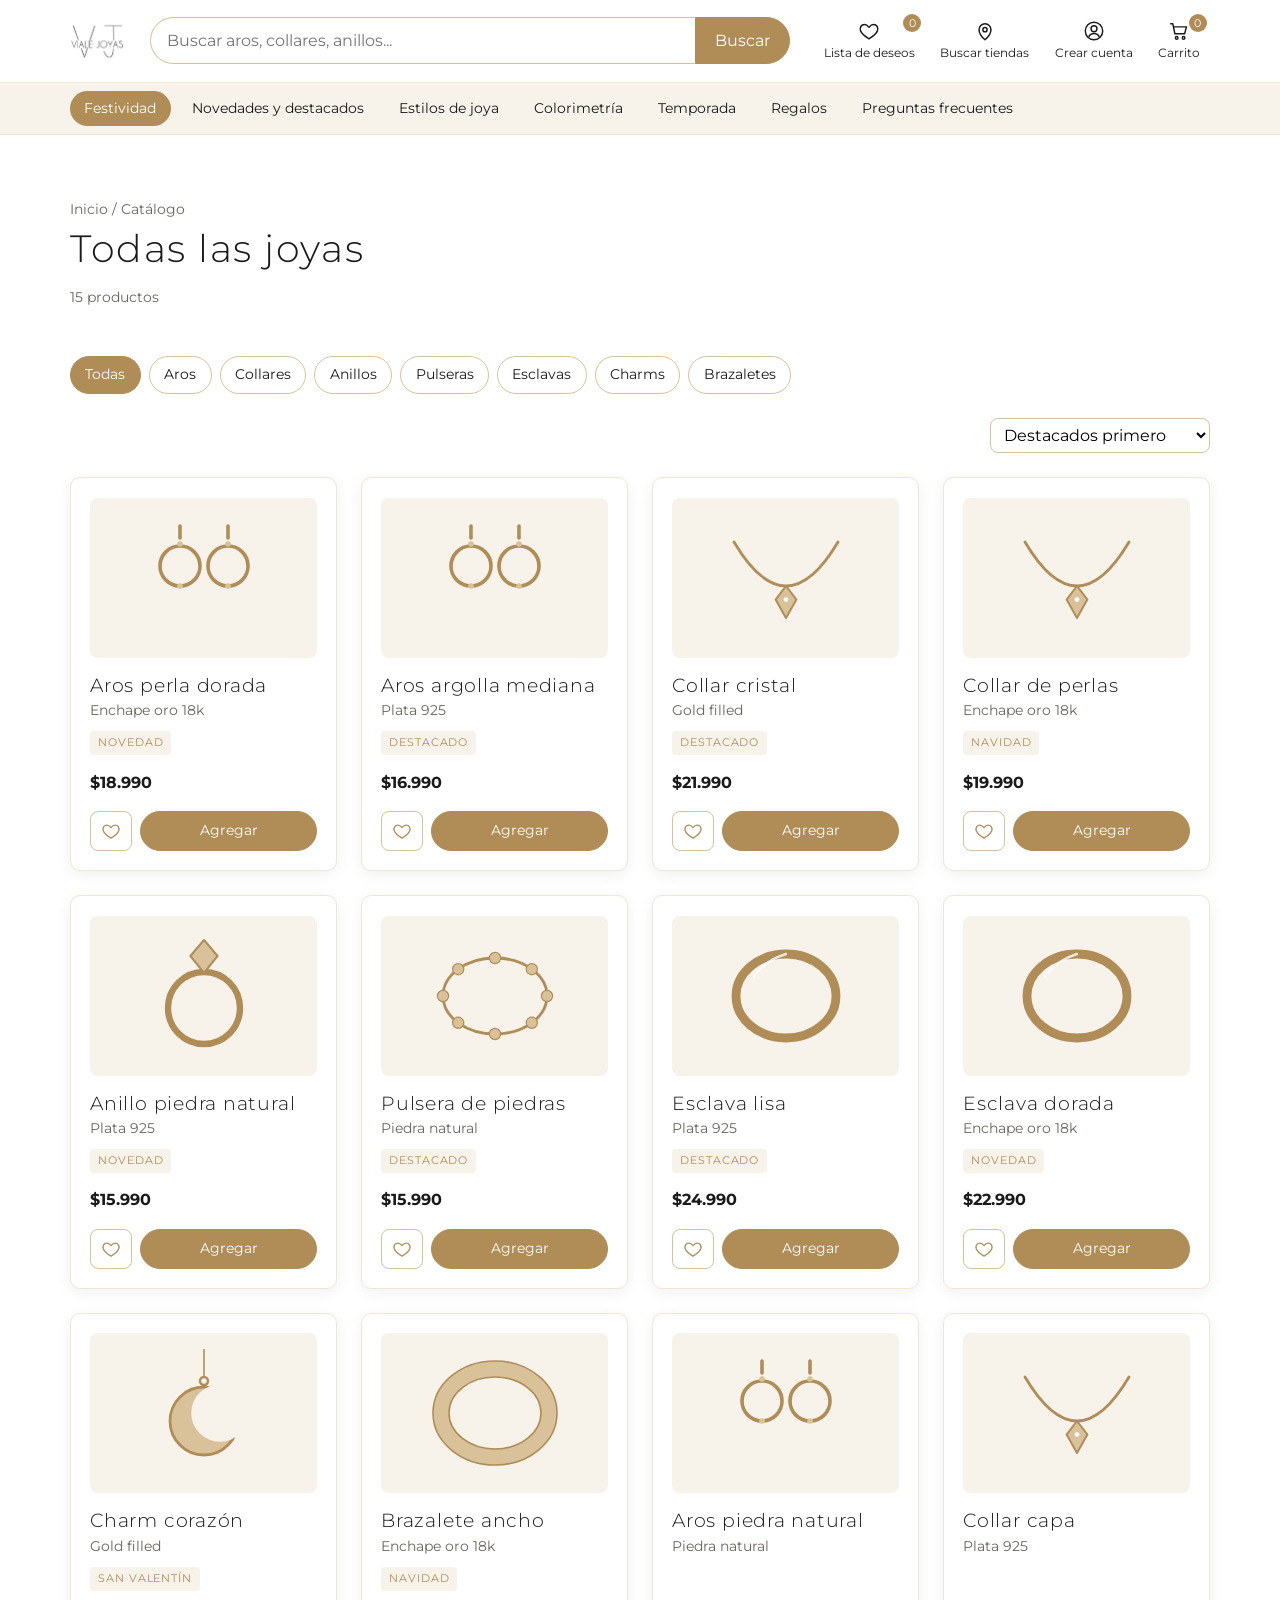
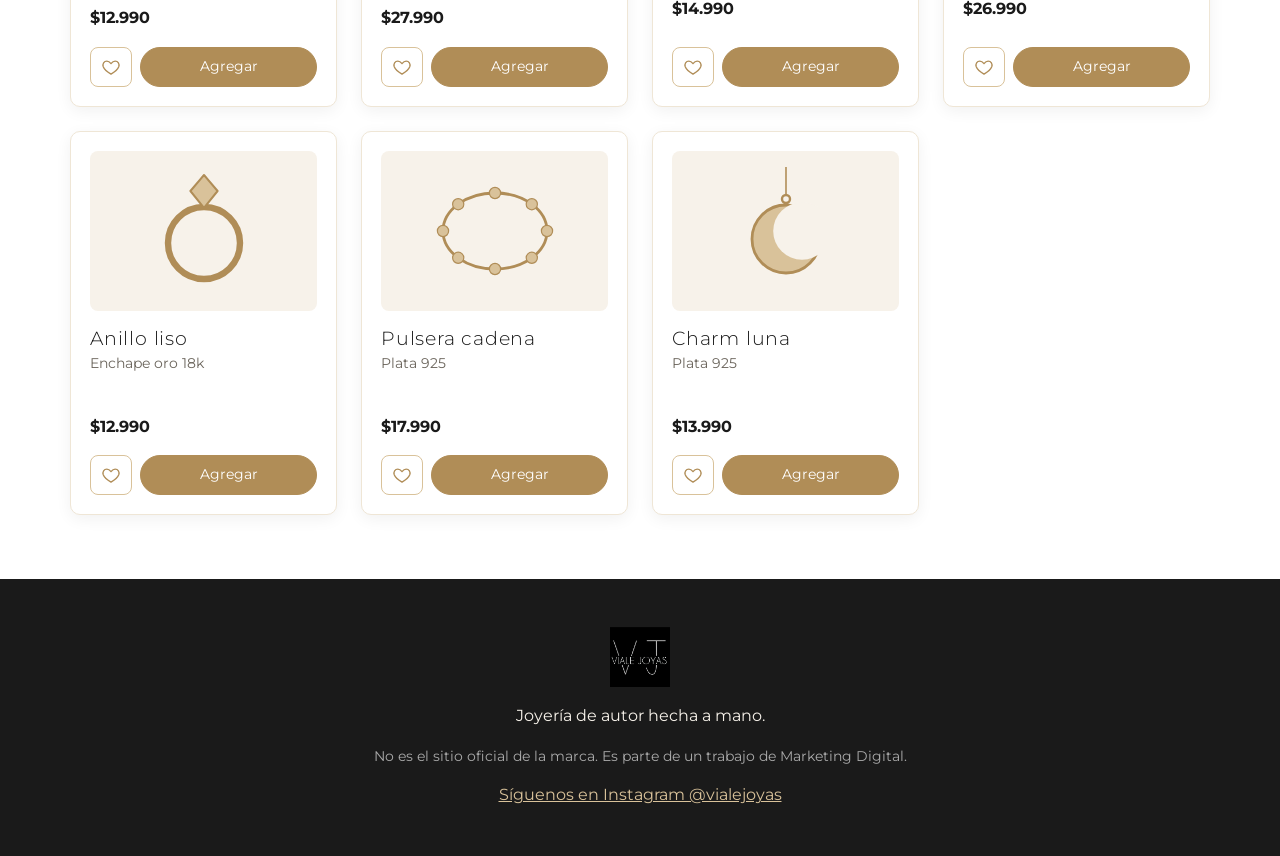
<file: catalogo.html>
<!DOCTYPE html>
<html lang="es">
<head>
  <meta charset="UTF-8">
  <meta name="viewport" content="width=device-width, initial-scale=1.0">
  <title>Catálogo · Viale Joyas</title>
  <link rel="preconnect" href="https://fonts.googleapis.com">
  <link rel="preconnect" href="https://fonts.gstatic.com" crossorigin>
  <link href="https://fonts.googleapis.com/css2?family=Montserrat:wght@300;400;500&display=swap" rel="stylesheet">
  <link rel="stylesheet" href="css/styles.css">
  <link rel="stylesheet" href="css/menu.css">
  <link rel="stylesheet" href="css/catalogo.css">
</head>
<body>

  <!-- ===== BARRA PRINCIPAL ===== -->
  <header class="topbar">
    <div class="container topbar__inner">
      <a href="index.html" class="brand" aria-label="Viale Joyas, inicio">
        <img src="assets/logo.png" alt="Logo Viale Joyas">
      </a>

      <form class="search" id="form-search" role="search">
        <label for="buscador" class="sr-only">Buscar</label>
        <input id="buscador" type="search" placeholder="Buscar aros, collares, anillos...">
        <button type="submit" aria-label="Buscar">Buscar</button>
      </form>

      <nav class="actions" aria-label="Acciones de cuenta">
        <button class="action" id="btn-wishlist" type="button">
          <span class="action__icon" aria-hidden="true"><svg viewBox="0 0 24 24" width="22" height="22" fill="none" stroke="currentColor" stroke-width="1.6" stroke-linejoin="round" aria-hidden="true"><path d="M12 20.5s-7.5-4.4-9.3-8.9C1.6 8.4 3.5 5 7 5c2.2 0 3.6 1.2 5 3 1.4-1.8 2.8-3 5-3 3.5 0 5.4 3.4 4.3 6.6-1.8 4.5-9.3 8.9-9.3 8.9z"/></svg></span>
          <span class="action__label">Lista de deseos</span>
          <span class="badge" id="wish-count">0</span>
        </button>
        <button class="action" id="btn-stores" type="button">
          <span class="action__icon" aria-hidden="true"><svg viewBox="0 0 24 24" width="22" height="22" fill="none" stroke="currentColor" stroke-width="1.6" stroke-linejoin="round" aria-hidden="true"><path d="M12 21.5s-6.5-5.6-6.5-11a6.5 6.5 0 0 1 13 0c0 5.4-6.5 11-6.5 11z"/><circle cx="12" cy="10.5" r="2.3"/></svg></span>
          <span class="action__label">Buscar tiendas</span>
        </button>
        <button class="action" id="btn-account" type="button">
          <span class="action__icon" aria-hidden="true"><svg viewBox="0 0 24 24" width="22" height="22" fill="none" stroke="currentColor" stroke-width="1.6" aria-hidden="true"><circle cx="12" cy="12" r="9.5"/><circle cx="12" cy="9.5" r="3.2"/><path d="M6.2 18.4c1.2-2.4 3.3-3.6 5.8-3.6s4.6 1.2 5.8 3.6"/></svg></span>
          <span class="action__label">Crear cuenta</span>
        </button>
        <button class="action" id="btn-cart" type="button">
          <span class="action__icon" aria-hidden="true"><svg viewBox="0 0 24 24" width="22" height="22" fill="none" stroke="currentColor" stroke-width="1.6" stroke-linecap="round" stroke-linejoin="round" aria-hidden="true"><path d="M3 4h2.2l2.3 11h10.6l2.1-7.5H6.4"/><circle cx="9.5" cy="19.5" r="1.4"/><circle cx="17" cy="19.5" r="1.4"/></svg></span>
          <span class="action__label">Carrito</span>
          <span class="badge" id="cart-count">0</span>
        </button>
      </nav>
    </div>
  </header>

  <!-- ===== BARRA SECUNDARIA ===== -->
  <nav class="subbar" aria-label="Categorías">
    <div class="container subbar__inner">
      <a href="index.html#festividad" class="subbar__link subbar__link--festive">Festividad</a>
      <a href="index.html#novedades" class="subbar__link">Novedades y destacados</a>
      <a href="index.html#estilos" class="subbar__link">Estilos de joya</a>
      <a href="index.html#colorimetria" class="subbar__link">Colorimetría</a>
      <a href="index.html#temporada" class="subbar__link">Temporada</a>
      <a href="index.html#regalo" class="subbar__link">Regalos</a>
      <a href="index.html#faq" class="subbar__link">Preguntas frecuentes</a>
    </div>
  </nav>

  <main class="container">
    <header class="page-head">
      <p class="breadcrumb"><a href="index.html">Inicio</a> / <span id="crumb">Catálogo</span></p>
      <h1 id="titulo">Todas las joyas</h1>
      <p class="muted" id="conteo"></p>
    </header>

    <nav class="chips" id="chips" aria-label="Filtrar por categoría"></nav>

    <div class="toolbar">
      <span class="muted" id="resumen"></span>
      <label>
        <span class="sr-only">Ordenar</span>
        <select id="orden">
          <option value="relevancia">Destacados primero</option>
          <option value="precio-asc">Precio: menor a mayor</option>
          <option value="precio-desc">Precio: mayor a menor</option>
          <option value="nombre">Nombre A-Z</option>
        </select>
      </label>
    </div>

    <div class="grid" id="grid"></div>
    <p class="empty" id="vacio" hidden>No encontramos productos con esa búsqueda.</p>
  </main>

  <footer class="footer">
    <div class="container footer__inner">
      <img src="assets/logo.png" alt="Viale Joyas" class="footer__logo">
      <p>Joyería de autor hecha a mano.</p>
      <p class="muted">No es el sitio oficial de la marca. Es parte de un trabajo de Marketing Digital.</p>
      <a class="ig-link" href="https://www.instagram.com/vialejoyas/?hl=es" target="_blank" rel="noopener">Síguenos en Instagram @vialejoyas</a>
    </div>
  </footer>

  <!-- ===== DIÁLOGOS ===== -->
  <dialog id="dlg-stores" class="dialog">
    <form method="dialog" class="dialog__close-wrap"><button class="dialog__close" aria-label="Cerrar">&times;</button></form>
    <h2>Nuestras tiendas</h2>
    <ul class="store-list">
      <li><strong>Vivo Los Trapenses</strong><span>Mall Vivo Los Trapenses</span></li>
      <li><strong>MUT</strong><span>Mercado Urbano Tobalaba</span></li>
      <li><strong>Espacio Urbano La Dehesa</strong><span>Espacio Urbano La Dehesa</span></li>
      <li><strong>Pueblo del Inglés</strong><span>Pueblo del Inglés, local</span></li>
    </ul>
    <p class="muted">Direcciones y horarios de ejemplo.</p>
  </dialog>

  <dialog id="dlg-account" class="dialog">
    <form method="dialog" class="dialog__close-wrap"><button class="dialog__close" aria-label="Cerrar">&times;</button></form>
    <h2>Crear cuenta</h2>
    <form id="form-account" class="stack">
      <label for="acc-nombre">Nombre</label>
      <input id="acc-nombre" type="text" required>
      <label for="acc-email">Correo</label>
      <input id="acc-email" type="email" required>
      <label for="acc-pass">Contraseña</label>
      <input id="acc-pass" type="password" minlength="6" required>
      <button class="btn btn--primary" type="submit">Crear cuenta</button>
      <p class="muted">Simulado: los datos se guardan solo en este navegador.</p>
    </form>
  </dialog>

  <dialog id="dlg-list" class="dialog">
    <form method="dialog" class="dialog__close-wrap"><button class="dialog__close" aria-label="Cerrar">&times;</button></form>
    <h2 id="dlg-list-title">Lista</h2>
    <ul class="item-list" id="dlg-list-items"></ul>
    <p class="item-total" id="dlg-list-total"></p>
    <p class="muted">Guardado en este navegador.</p>
  </dialog>

  <script src="js/productos.js"></script>
  <script src="js/shared.js"></script>
  <script>
    (function () {
      const V = window.Viale;
      const q0 = V.getParam('q') || '';
      const q = q0.toLowerCase().trim();
      const grid = document.getElementById('grid');
      const chips = document.getElementById('chips');
      const orden = document.getElementById('orden');

      // Varias categorías en la URL: ?categoria=aros,collares
      const iniciales = (V.getParam('categoria') || '').split(',')
        .filter((c) => CATEGORIAS.some((x) => x.id === c));
      const seleccion = new Set(iniciales);

      function titulo() {
        if (seleccion.size === 0) return q0 ? `Resultados para "${q0}"` : 'Todas las joyas';
        const nombres = CATEGORIAS.filter((c) => seleccion.has(c.id)).map((c) => c.nombre);
        if (nombres.length === 1) return nombres[0];
        return nombres.slice(0, -1).join(', ') + ' y ' + nombres[nombres.length - 1];
      }

      // Refleja la selección en la dirección, sin recargar la página
      function actualizarURL() {
        const params = new URLSearchParams();
        if (seleccion.size) params.set('categoria', [...seleccion].join(','));
        if (q0) params.set('q', q0);
        const s = params.toString();
        history.replaceState(null, '', 'catalogo.html' + (s ? '?' + s : ''));
      }

      function renderChips() {
        chips.innerHTML = [{ id: 'todas', nombre: 'Todas' }, ...CATEGORIAS].map((c) => {
          const on = c.id === 'todas' ? seleccion.size === 0 : seleccion.has(c.id);
          return `<button type="button" class="chip${on ? ' is-active' : ''}" data-cat="${c.id}" aria-pressed="${on}">${c.nombre}</button>`;
        }).join('');
      }

      chips.addEventListener('click', (e) => {
        const b = e.target.closest('.chip');
        if (!b) return;
        const id = b.dataset.cat;
        if (id === 'todas') seleccion.clear();
        else if (seleccion.has(id)) seleccion.delete(id);
        else seleccion.add(id);
        actualizarURL();
        renderChips();
        render();
      });

      function filtrar() {
        return PRODUCTOS.filter((p) => {
          const okCat = seleccion.size === 0 || seleccion.has(p.categoria);
          const okQ = !q || p.nombre.toLowerCase().includes(q)
            || p.material.toLowerCase().includes(q)
            || p.categoria.includes(q);
          return okCat && okQ;
        });
      }

      function ordenar(lista) {
        const copia = [...lista];
        switch (orden.value) {
          case 'precio-asc':  return copia.sort((a, b) => a.precio - b.precio);
          case 'precio-desc': return copia.sort((a, b) => b.precio - a.precio);
          case 'nombre':      return copia.sort((a, b) => a.nombre.localeCompare(b.nombre, 'es'));
          default:            return copia.sort((a, b) => b.etiquetas.length - a.etiquetas.length);
        }
      }

      function render() {
        const t = titulo();
        document.getElementById('titulo').textContent = t;
        document.title = t + ' · Viale Joyas';
        document.getElementById('crumb').textContent = seleccion.size ? t : 'Catálogo';

        const lista = ordenar(filtrar());
        document.getElementById('conteo').textContent =
          `${lista.length} ${lista.length === 1 ? 'producto' : 'productos'}`;
        document.getElementById('resumen').textContent = q0 ? `Búsqueda: "${q0}"` : '';
        grid.innerHTML = lista.map((p) => V.cardHTML(p)).join('');
        document.getElementById('vacio').hidden = lista.length > 0;
      }

      orden.addEventListener('change', render);
      V.bindCards(grid);
      V.bindHeader();
      renderChips();
      render();
    })();
  </script>
</body>
</html>
</file>
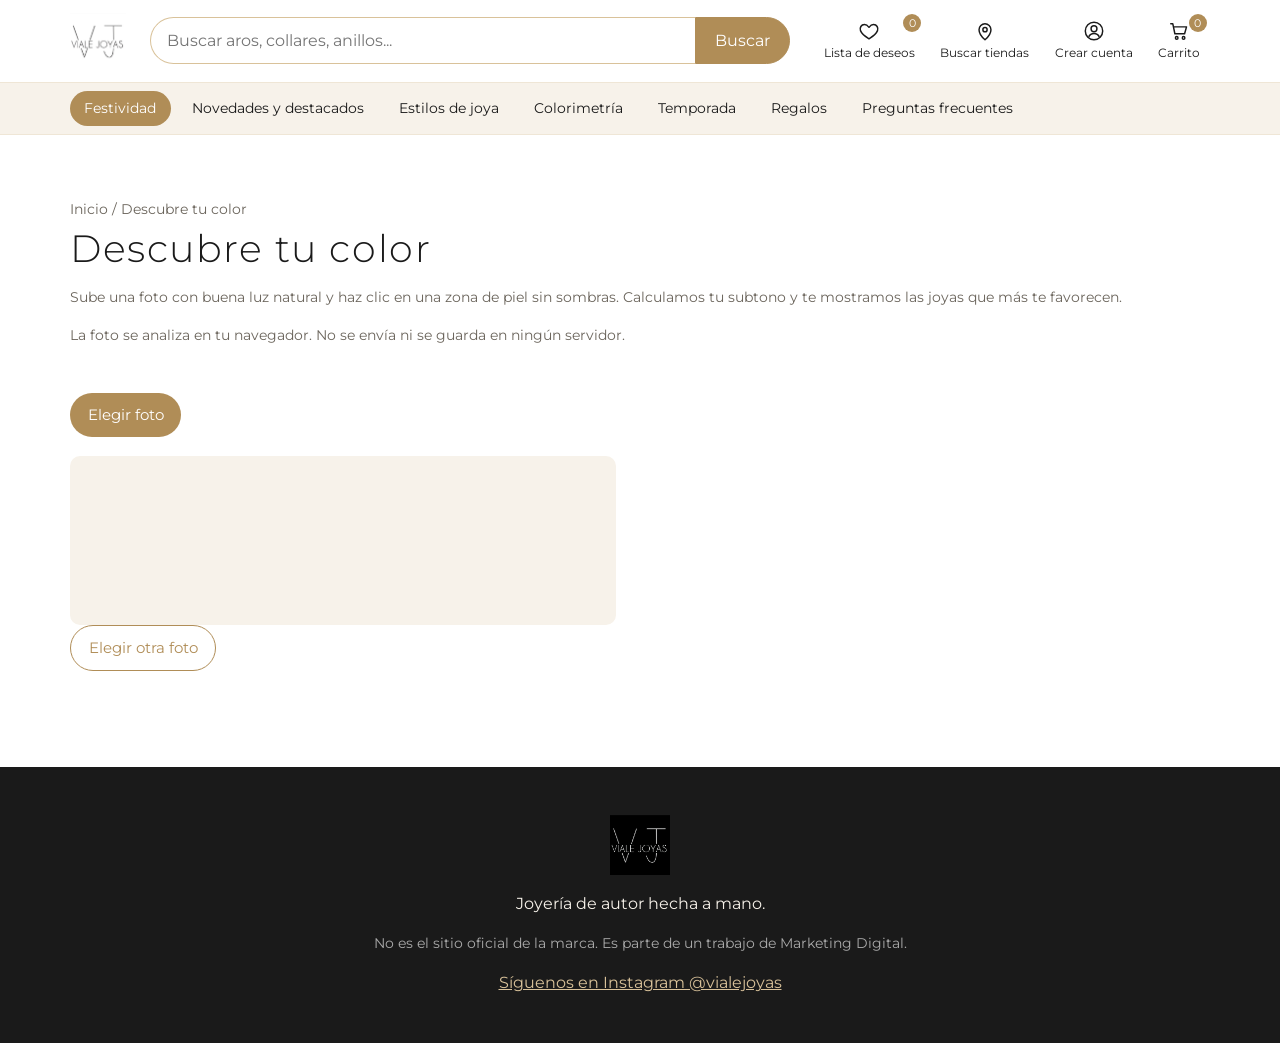
<file: colorimetria.html>
<!DOCTYPE html>
<html lang="es">
<head>
  <meta charset="UTF-8">
  <meta name="viewport" content="width=device-width, initial-scale=1.0">
  <title>Descubre tu color · Viale Joyas</title>
  <link rel="preconnect" href="https://fonts.googleapis.com">
  <link rel="preconnect" href="https://fonts.gstatic.com" crossorigin>
  <link href="https://fonts.googleapis.com/css2?family=Montserrat:wght@300;400;500&display=swap" rel="stylesheet">
  <link rel="stylesheet" href="css/styles.css">
  <link rel="stylesheet" href="css/menu.css">
  <link rel="stylesheet" href="css/catalogo.css">
  <link rel="stylesheet" href="css/colorimetria.css">
</head>
<body>

  <!-- ===== BARRA PRINCIPAL ===== -->
  <header class="topbar">
    <div class="container topbar__inner">
      <a href="index.html" class="brand" aria-label="Viale Joyas, inicio">
        <img src="assets/logo.png" alt="Logo Viale Joyas">
      </a>

      <form class="search" id="form-search" role="search">
        <label for="buscador" class="sr-only">Buscar</label>
        <input id="buscador" type="search" placeholder="Buscar aros, collares, anillos...">
        <button type="submit" aria-label="Buscar">Buscar</button>
      </form>

      <nav class="actions" aria-label="Acciones de cuenta">
        <button class="action" id="btn-wishlist" type="button">
          <span class="action__icon" aria-hidden="true"><svg viewBox="0 0 24 24" width="22" height="22" fill="none" stroke="currentColor" stroke-width="1.6" stroke-linejoin="round" aria-hidden="true"><path d="M12 20.5s-7.5-4.4-9.3-8.9C1.6 8.4 3.5 5 7 5c2.2 0 3.6 1.2 5 3 1.4-1.8 2.8-3 5-3 3.5 0 5.4 3.4 4.3 6.6-1.8 4.5-9.3 8.9-9.3 8.9z"/></svg></span>
          <span class="action__label">Lista de deseos</span>
          <span class="badge" id="wish-count">0</span>
        </button>
        <button class="action" id="btn-stores" type="button">
          <span class="action__icon" aria-hidden="true"><svg viewBox="0 0 24 24" width="22" height="22" fill="none" stroke="currentColor" stroke-width="1.6" stroke-linejoin="round" aria-hidden="true"><path d="M12 21.5s-6.5-5.6-6.5-11a6.5 6.5 0 0 1 13 0c0 5.4-6.5 11-6.5 11z"/><circle cx="12" cy="10.5" r="2.3"/></svg></span>
          <span class="action__label">Buscar tiendas</span>
        </button>
        <button class="action" id="btn-account" type="button">
          <span class="action__icon" aria-hidden="true"><svg viewBox="0 0 24 24" width="22" height="22" fill="none" stroke="currentColor" stroke-width="1.6" aria-hidden="true"><circle cx="12" cy="12" r="9.5"/><circle cx="12" cy="9.5" r="3.2"/><path d="M6.2 18.4c1.2-2.4 3.3-3.6 5.8-3.6s4.6 1.2 5.8 3.6"/></svg></span>
          <span class="action__label">Crear cuenta</span>
        </button>
        <button class="action" id="btn-cart" type="button">
          <span class="action__icon" aria-hidden="true"><svg viewBox="0 0 24 24" width="22" height="22" fill="none" stroke="currentColor" stroke-width="1.6" stroke-linecap="round" stroke-linejoin="round" aria-hidden="true"><path d="M3 4h2.2l2.3 11h10.6l2.1-7.5H6.4"/><circle cx="9.5" cy="19.5" r="1.4"/><circle cx="17" cy="19.5" r="1.4"/></svg></span>
          <span class="action__label">Carrito</span>
          <span class="badge" id="cart-count">0</span>
        </button>
      </nav>
    </div>
  </header>

  <!-- ===== BARRA SECUNDARIA ===== -->
  <nav class="subbar" aria-label="Categorías">
    <div class="container subbar__inner">
      <a href="index.html#festividad" class="subbar__link subbar__link--festive">Festividad</a>
      <a href="index.html#novedades" class="subbar__link">Novedades y destacados</a>
      <a href="index.html#estilos" class="subbar__link">Estilos de joya</a>
      <a href="colorimetria.html" class="subbar__link" aria-current="page">Colorimetría</a>
      <a href="index.html#temporada" class="subbar__link">Temporada</a>
      <a href="index.html#regalo" class="subbar__link">Regalos</a>
      <a href="index.html#faq" class="subbar__link">Preguntas frecuentes</a>
    </div>
  </nav>

  <main class="container">
    <header class="page-head">
      <p class="breadcrumb"><a href="index.html">Inicio</a> / <span>Descubre tu color</span></p>
      <h1>Descubre tu color</h1>
      <p class="muted">Sube una foto con buena luz natural y haz clic en una zona de piel sin sombras. Calculamos tu subtono y te mostramos las joyas que más te favorecen.</p>
      <p class="muted">La foto se analiza en tu navegador. No se envía ni se guarda en ningún servidor.</p>
    </header>

    <section class="color-grid">
      <div>
        <label class="upload" for="foto">
          <span>Elegir foto</span>
          <input id="foto" type="file" accept="image/*">
        </label>

        <div class="canvas-wrap" id="canvas-wrap" hidden>
          <canvas id="lienzo" aria-label="Foto para seleccionar una zona de piel"></canvas>
        </div>
        <p class="muted" id="instruccion" hidden>Haz clic sobre la piel (mejilla, frente o cuello).</p>
        <button class="btn btn--ghost" id="reiniciar" type="button" hidden>Elegir otra foto</button>
      </div>

      <div class="result" id="resultado" hidden aria-live="polite">
        <div class="swatch" id="swatch" aria-hidden="true"></div>
        <h2 id="subtono-titulo"></h2>
        <p id="subtono-desc"></p>
        <p class="muted" id="profundidad"></p>
        <p class="warn">Estimación orientativa. La luz, la cámara y el maquillaje alteran los colores. Si la foto tiene luz amarilla o sombras, el resultado puede variar.</p>
      </div>
    </section>

    <section class="related" id="recomendadas" hidden>
      <h2>Joyas recomendadas para ti</h2>
      <div class="grid" id="grid-reco"></div>
    </section>
  </main>

  <footer class="footer">
    <div class="container footer__inner">
      <img src="assets/logo.png" alt="Viale Joyas" class="footer__logo">
      <p>Joyería de autor hecha a mano.</p>
      <p class="muted">No es el sitio oficial de la marca. Es parte de un trabajo de Marketing Digital.</p>
      <a class="ig-link" href="https://www.instagram.com/vialejoyas/?hl=es" target="_blank" rel="noopener">Síguenos en Instagram @vialejoyas</a>
    </div>
  </footer>

  <!-- ===== DIÁLOGOS ===== -->
  <dialog id="dlg-stores" class="dialog">
    <form method="dialog" class="dialog__close-wrap"><button class="dialog__close" aria-label="Cerrar">&times;</button></form>
    <h2>Nuestras tiendas</h2>
    <ul class="store-list">
      <li><strong>Vivo Los Trapenses</strong><span>Mall Vivo Los Trapenses</span></li>
      <li><strong>MUT</strong><span>Mercado Urbano Tobalaba</span></li>
      <li><strong>Espacio Urbano La Dehesa</strong><span>Espacio Urbano La Dehesa</span></li>
      <li><strong>Pueblo del Inglés</strong><span>Pueblo del Inglés, local</span></li>
    </ul>
    <p class="muted">Direcciones y horarios de ejemplo.</p>
  </dialog>

  <dialog id="dlg-account" class="dialog">
    <form method="dialog" class="dialog__close-wrap"><button class="dialog__close" aria-label="Cerrar">&times;</button></form>
    <h2>Crear cuenta</h2>
    <form id="form-account" class="stack">
      <label for="acc-nombre">Nombre</label>
      <input id="acc-nombre" type="text" required>
      <label for="acc-email">Correo</label>
      <input id="acc-email" type="email" required>
      <label for="acc-pass">Contraseña</label>
      <input id="acc-pass" type="password" minlength="6" required>
      <button class="btn btn--primary" type="submit">Crear cuenta</button>
      <p class="muted">Simulado: los datos se guardan solo en este navegador.</p>
    </form>
  </dialog>

  <dialog id="dlg-list" class="dialog">
    <form method="dialog" class="dialog__close-wrap"><button class="dialog__close" aria-label="Cerrar">&times;</button></form>
    <h2 id="dlg-list-title">Lista</h2>
    <ul class="item-list" id="dlg-list-items"></ul>
    <p class="item-total" id="dlg-list-total"></p>
    <p class="muted">Guardado en este navegador.</p>
  </dialog>

  <script src="js/productos.js"></script>
  <script src="js/shared.js"></script>
  <script src="js/colorimetria.js"></script>
</body>
</html>
</file>
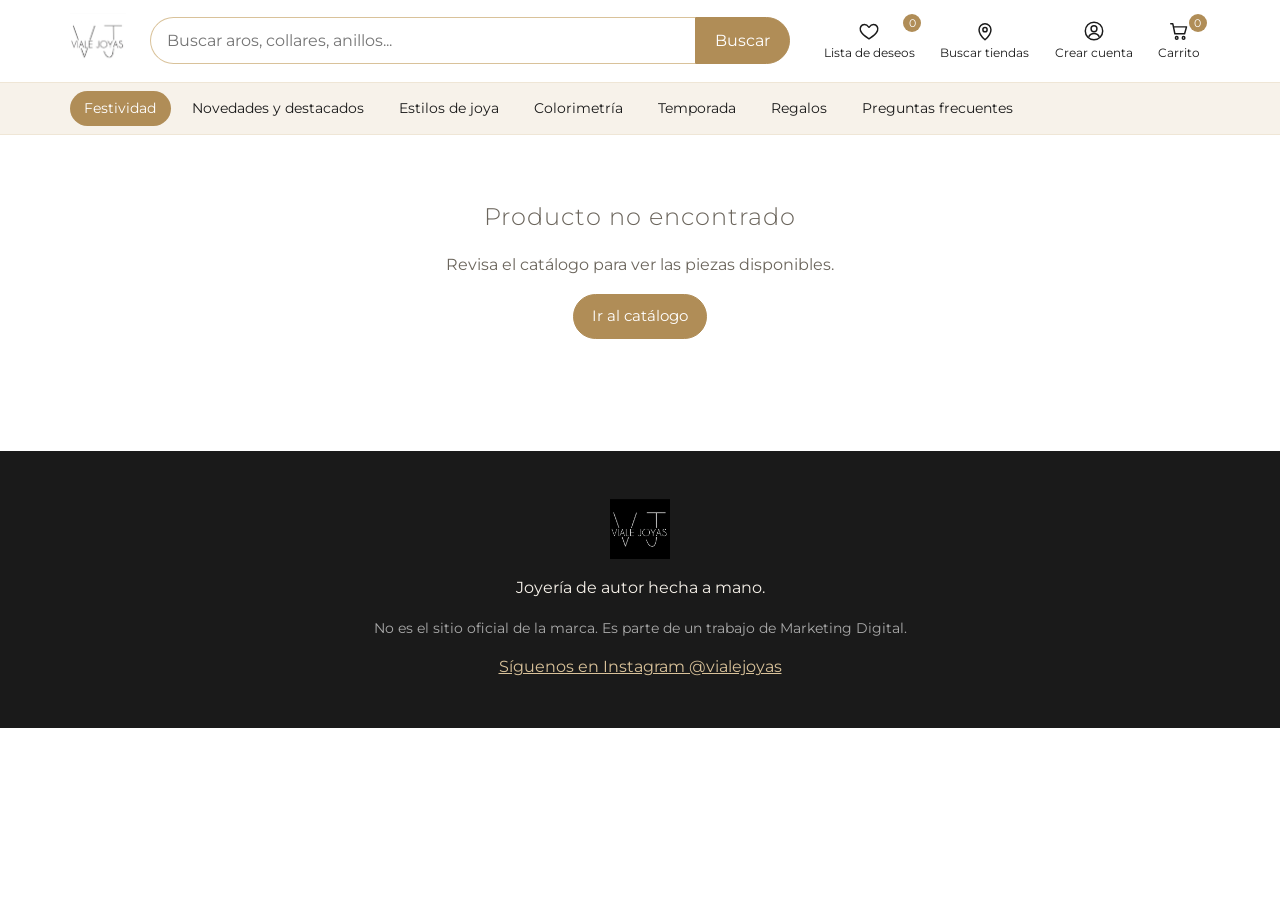
<file: producto.html>
<!DOCTYPE html>
<html lang="es">
<head>
  <meta charset="UTF-8">
  <meta name="viewport" content="width=device-width, initial-scale=1.0">
  <title>Producto · Viale Joyas</title>
  <link rel="preconnect" href="https://fonts.googleapis.com">
  <link rel="preconnect" href="https://fonts.gstatic.com" crossorigin>
  <link href="https://fonts.googleapis.com/css2?family=Montserrat:wght@300;400;500&display=swap" rel="stylesheet">
  <link rel="stylesheet" href="css/styles.css">
  <link rel="stylesheet" href="css/menu.css">
  <link rel="stylesheet" href="css/catalogo.css">
</head>
<body>

  <!-- ===== BARRA PRINCIPAL ===== -->
  <header class="topbar">
    <div class="container topbar__inner">
      <a href="index.html" class="brand" aria-label="Viale Joyas, inicio">
        <img src="assets/logo.png" alt="Logo Viale Joyas">
      </a>

      <form class="search" id="form-search" role="search">
        <label for="buscador" class="sr-only">Buscar</label>
        <input id="buscador" type="search" placeholder="Buscar aros, collares, anillos...">
        <button type="submit" aria-label="Buscar">Buscar</button>
      </form>

      <nav class="actions" aria-label="Acciones de cuenta">
        <button class="action" id="btn-wishlist" type="button">
          <span class="action__icon" aria-hidden="true"><svg viewBox="0 0 24 24" width="22" height="22" fill="none" stroke="currentColor" stroke-width="1.6" stroke-linejoin="round" aria-hidden="true"><path d="M12 20.5s-7.5-4.4-9.3-8.9C1.6 8.4 3.5 5 7 5c2.2 0 3.6 1.2 5 3 1.4-1.8 2.8-3 5-3 3.5 0 5.4 3.4 4.3 6.6-1.8 4.5-9.3 8.9-9.3 8.9z"/></svg></span>
          <span class="action__label">Lista de deseos</span>
          <span class="badge" id="wish-count">0</span>
        </button>
        <button class="action" id="btn-stores" type="button">
          <span class="action__icon" aria-hidden="true"><svg viewBox="0 0 24 24" width="22" height="22" fill="none" stroke="currentColor" stroke-width="1.6" stroke-linejoin="round" aria-hidden="true"><path d="M12 21.5s-6.5-5.6-6.5-11a6.5 6.5 0 0 1 13 0c0 5.4-6.5 11-6.5 11z"/><circle cx="12" cy="10.5" r="2.3"/></svg></span>
          <span class="action__label">Buscar tiendas</span>
        </button>
        <button class="action" id="btn-account" type="button">
          <span class="action__icon" aria-hidden="true"><svg viewBox="0 0 24 24" width="22" height="22" fill="none" stroke="currentColor" stroke-width="1.6" aria-hidden="true"><circle cx="12" cy="12" r="9.5"/><circle cx="12" cy="9.5" r="3.2"/><path d="M6.2 18.4c1.2-2.4 3.3-3.6 5.8-3.6s4.6 1.2 5.8 3.6"/></svg></span>
          <span class="action__label">Crear cuenta</span>
        </button>
        <button class="action" id="btn-cart" type="button">
          <span class="action__icon" aria-hidden="true"><svg viewBox="0 0 24 24" width="22" height="22" fill="none" stroke="currentColor" stroke-width="1.6" stroke-linecap="round" stroke-linejoin="round" aria-hidden="true"><path d="M3 4h2.2l2.3 11h10.6l2.1-7.5H6.4"/><circle cx="9.5" cy="19.5" r="1.4"/><circle cx="17" cy="19.5" r="1.4"/></svg></span>
          <span class="action__label">Carrito</span>
          <span class="badge" id="cart-count">0</span>
        </button>
      </nav>
    </div>
  </header>

  <!-- ===== BARRA SECUNDARIA ===== -->
  <nav class="subbar" aria-label="Categorías">
    <div class="container subbar__inner">
      <a href="index.html#festividad" class="subbar__link subbar__link--festive">Festividad</a>
      <a href="index.html#novedades" class="subbar__link">Novedades y destacados</a>
      <a href="index.html#estilos" class="subbar__link">Estilos de joya</a>
      <a href="index.html#colorimetria" class="subbar__link">Colorimetría</a>
      <a href="index.html#temporada" class="subbar__link">Temporada</a>
      <a href="index.html#regalo" class="subbar__link">Regalos</a>
      <a href="index.html#faq" class="subbar__link">Preguntas frecuentes</a>
    </div>
  </nav>

  <main class="container">
    <!-- Contenido que se llena con JavaScript -->
    <section id="producto" hidden>
      <p class="breadcrumb">
        <a href="index.html">Inicio</a> /
        <a id="crumb-cat" href="catalogo.html">Catálogo</a> /
        <span id="crumb-nombre"></span>
      </p>

      <div class="product">
        <div class="product__img" id="p-img" aria-hidden="true"></div>

        <div>
          <div class="card__tags" id="p-tags"></div>
          <h1 id="p-nombre"></h1>
          <p class="card__meta" id="p-material"></p>
          <p class="card__price product__price" id="p-precio"></p>
          <p id="p-desc"></p>

          <div class="talla" id="p-talla" hidden>
            <div class="talla__head">
              <span class="talla__label" id="talla-label">Talla</span>
              <button class="link-btn" id="btn-guia" type="button">¿Cómo obtengo mi talla?</button>
            </div>
            <div class="tallas" id="p-tallas" role="group" aria-labelledby="talla-label"></div>
            <p class="talla-aviso" id="talla-aviso" aria-live="polite"></p>
          </div>

          <div class="product__buy">
            <button class="btn btn--primary" id="p-add" type="button">Agregar al carrito</button>
            <button class="btn btn--ghost" id="p-fav" type="button">Lista de deseos</button>
          </div>

          <ul class="info-list">
            <li>Garantía legal de 6 meses desde la compra.</li>
            <li>Cambios dentro de los plazos informados en tienda.</li>
            <li>Para saber si una pieza es adecuada para tu piel, consulta antes de comprar.</li>
          </ul>
        </div>
      </div>

      <section class="stock-section" aria-labelledby="stock-titulo">
        <h2 id="stock-titulo">Disponibilidad por tienda</h2>
        <p class="muted" id="stock-resumen"></p>
        <table class="stock-table">
          <thead>
            <tr><th>Tienda</th><th>Dirección</th><th>Estado</th></tr>
          </thead>
          <tbody id="stock-body"></tbody>
        </table>
        <p class="muted">Existencias de ejemplo. Se actualizan manualmente en esta versión.</p>
      </section>

      <section class="related" aria-labelledby="rel-titulo">
        <h2 id="rel-titulo">También te puede gustar</h2>
        <div class="grid" id="relacionados"></div>
      </section>
    </section>

    <section id="no-encontrado" class="empty" hidden>
      <h1>Producto no encontrado</h1>
      <p>Revisa el catálogo para ver las piezas disponibles.</p>
      <a class="btn btn--primary" href="catalogo.html">Ir al catálogo</a>
    </section>
  </main>

  <footer class="footer">
    <div class="container footer__inner">
      <img src="assets/logo.png" alt="Viale Joyas" class="footer__logo">
      <p>Joyería de autor hecha a mano.</p>
      <p class="muted">No es el sitio oficial de la marca. Es parte de un trabajo de Marketing Digital.</p>
      <a class="ig-link" href="https://www.instagram.com/vialejoyas/?hl=es" target="_blank" rel="noopener">Síguenos en Instagram @vialejoyas</a>
    </div>
  </footer>

  <!-- ===== DIÁLOGOS ===== -->
  <dialog id="dlg-guia" class="dialog">
    <form method="dialog" class="dialog__close-wrap"><button class="dialog__close" aria-label="Cerrar">&times;</button></form>
    <div class="guia" id="guia-body"></div>
  </dialog>
  <dialog id="dlg-stores" class="dialog">
    <form method="dialog" class="dialog__close-wrap"><button class="dialog__close" aria-label="Cerrar">&times;</button></form>
    <h2>Nuestras tiendas</h2>
    <ul class="store-list">
      <li><strong>Vivo Los Trapenses</strong><span>Mall Vivo Los Trapenses</span></li>
      <li><strong>MUT</strong><span>Mercado Urbano Tobalaba</span></li>
      <li><strong>Espacio Urbano La Dehesa</strong><span>Espacio Urbano La Dehesa</span></li>
      <li><strong>Pueblo del Inglés</strong><span>Pueblo del Inglés, local</span></li>
    </ul>
    <p class="muted">Direcciones y horarios de ejemplo.</p>
  </dialog>

  <dialog id="dlg-account" class="dialog">
    <form method="dialog" class="dialog__close-wrap"><button class="dialog__close" aria-label="Cerrar">&times;</button></form>
    <h2>Crear cuenta</h2>
    <form id="form-account" class="stack">
      <label for="acc-nombre">Nombre</label>
      <input id="acc-nombre" type="text" required>
      <label for="acc-email">Correo</label>
      <input id="acc-email" type="email" required>
      <label for="acc-pass">Contraseña</label>
      <input id="acc-pass" type="password" minlength="6" required>
      <button class="btn btn--primary" type="submit">Crear cuenta</button>
      <p class="muted">Simulado: los datos se guardan solo en este navegador.</p>
    </form>
  </dialog>

  <dialog id="dlg-list" class="dialog">
    <form method="dialog" class="dialog__close-wrap"><button class="dialog__close" aria-label="Cerrar">&times;</button></form>
    <h2 id="dlg-list-title">Lista</h2>
    <ul class="item-list" id="dlg-list-items"></ul>
    <p class="item-total" id="dlg-list-total"></p>
    <p class="muted">Guardado en este navegador.</p>
  </dialog>

  <script src="js/productos.js"></script>
  <script src="js/shared.js"></script>
  <script>
    (function () {
      const V = window.Viale;
      V.bindHeader();

      const id = V.getParam('id');
      const p = PRODUCTOS.find((x) => x.id === id);

      if (!p) {
        document.title = 'Producto no encontrado · Viale Joyas';
        document.getElementById('no-encontrado').hidden = false;
        return;
      }

      const cat = CATEGORIAS.find((c) => c.id === p.categoria);
      document.title = p.nombre + ' · Viale Joyas';
      document.getElementById('producto').hidden = false;

      // Migas de pan y cabecera
      document.getElementById('crumb-cat').textContent = cat.nombre;
      document.getElementById('crumb-cat').href = 'catalogo.html?categoria=' + cat.id;
      document.getElementById('crumb-nombre').textContent = p.nombre;
      document.getElementById('p-img').innerHTML = '<img src="assets/categorias/' + p.categoria + '.svg" alt="">';
      document.getElementById('p-tags').innerHTML = V.tagsHTML(p);
      document.getElementById('p-nombre').textContent = p.nombre;
      document.getElementById('p-material').textContent = p.material;
      document.getElementById('p-precio').textContent = V.fmt(p.precio);
      document.getElementById('p-desc').textContent = p.descripcion;

      // Disponibilidad por tienda
      const tbody = document.getElementById('stock-body');
      let conStock = 0;
      tbody.innerHTML = TIENDAS.map((t) => {
        const n = p.stock[t.id] || 0;
        if (n > 0) conStock++;
        const e = V.estado(n);
        return `<tr>
          <td><strong>${t.nombre}</strong></td>
          <td>${t.direccion}</td>
          <td><span class="st ${e.cls}">${e.txt}</span></td>
        </tr>`;
      }).join('');
      document.getElementById('stock-resumen').textContent =
        conStock > 0
          ? `Disponible en ${conStock} de ${TIENDAS.length} tiendas.`
          : 'Por ahora no hay unidades en tienda. Consulta por otros productos similares.';

      // Botones de compra y favorito
      const btnAdd = document.getElementById('p-add');
      const btnFav = document.getElementById('p-fav');
      // Tallas (solo en anillos, pulseras, esclavas y brazaletes)
      let talla = null;
      const avisoTalla = document.getElementById('talla-aviso');
      if (p.tallas) {
        const bloque = document.getElementById('p-talla');
        const cont = document.getElementById('p-tallas');
        bloque.hidden = false;
        document.getElementById('talla-label').textContent =
          p.tallas.tipo === 'anillos' ? 'Talla de anillo (EU)' : 'Talla';
        cont.innerHTML = p.tallas.opciones.map((t) =>
          `<button type="button" class="talla-btn" data-talla="${t}" aria-pressed="false">${t}</button>`
        ).join('');
        cont.addEventListener('click', (e) => {
          const b = e.target.closest('.talla-btn');
          if (!b) return;
          talla = b.dataset.talla;
          cont.querySelectorAll('.talla-btn').forEach((x) => x.setAttribute('aria-pressed', String(x === b)));
          avisoTalla.textContent = '';
        });

        // Guía de tallas en el diálogo
        const guia = GUIA_TALLAS[p.tallas.tipo];
        document.getElementById('guia-body').innerHTML = `
          <h2>${guia.titulo}</h2>
          <ol>${guia.pasos.map((s) => `<li>${s}</li>`).join('')}</ol>
          <table>
            <thead><tr>${guia.columnas.map((c) => `<th>${c}</th>`).join('')}</tr></thead>
            <tbody>${guia.tabla.map((f) => `<tr><td><strong>${f[0]}</strong></td><td>${f[1]}</td></tr>`).join('')}</tbody>
          </table>
          <p class="muted">${guia.nota}</p>`;
        document.getElementById('btn-guia').addEventListener('click', () => {
          const d = document.getElementById('dlg-guia');
          if (typeof d.showModal === 'function') d.showModal();
        });
      }

      btnAdd.addEventListener('click', () => {
        if (p.tallas && !talla) {
          avisoTalla.textContent = 'Elige una talla antes de agregar al carrito.';
          return;
        }
        V.addToCart(p, talla);
        btnAdd.textContent = 'Agregado ✓';
        setTimeout(() => { btnAdd.textContent = 'Agregar al carrito'; }, 1200);
      });

      function syncFav() {
        btnFav.innerHTML = V.heartSVG(V.isWished(p.id)) + ' ' + (V.isWished(p.id) ? 'En tu lista de deseos' : 'Lista de deseos');
      }
      btnFav.addEventListener('click', () => { V.toggleWish(p); syncFav(); });
      syncFav();

      // Productos relacionados de la misma categoría
      const rel = PRODUCTOS.filter((x) => x.categoria === p.categoria && x.id !== p.id).slice(0, 3);
      const relBox = document.getElementById('relacionados');
      if (rel.length === 0) {
        document.querySelector('.related').hidden = true;
      } else {
        relBox.innerHTML = rel.map((x) => V.cardHTML(x)).join('');
        V.bindCards(relBox);
      }
    })();
  </script>
</body>
</html>
</file>
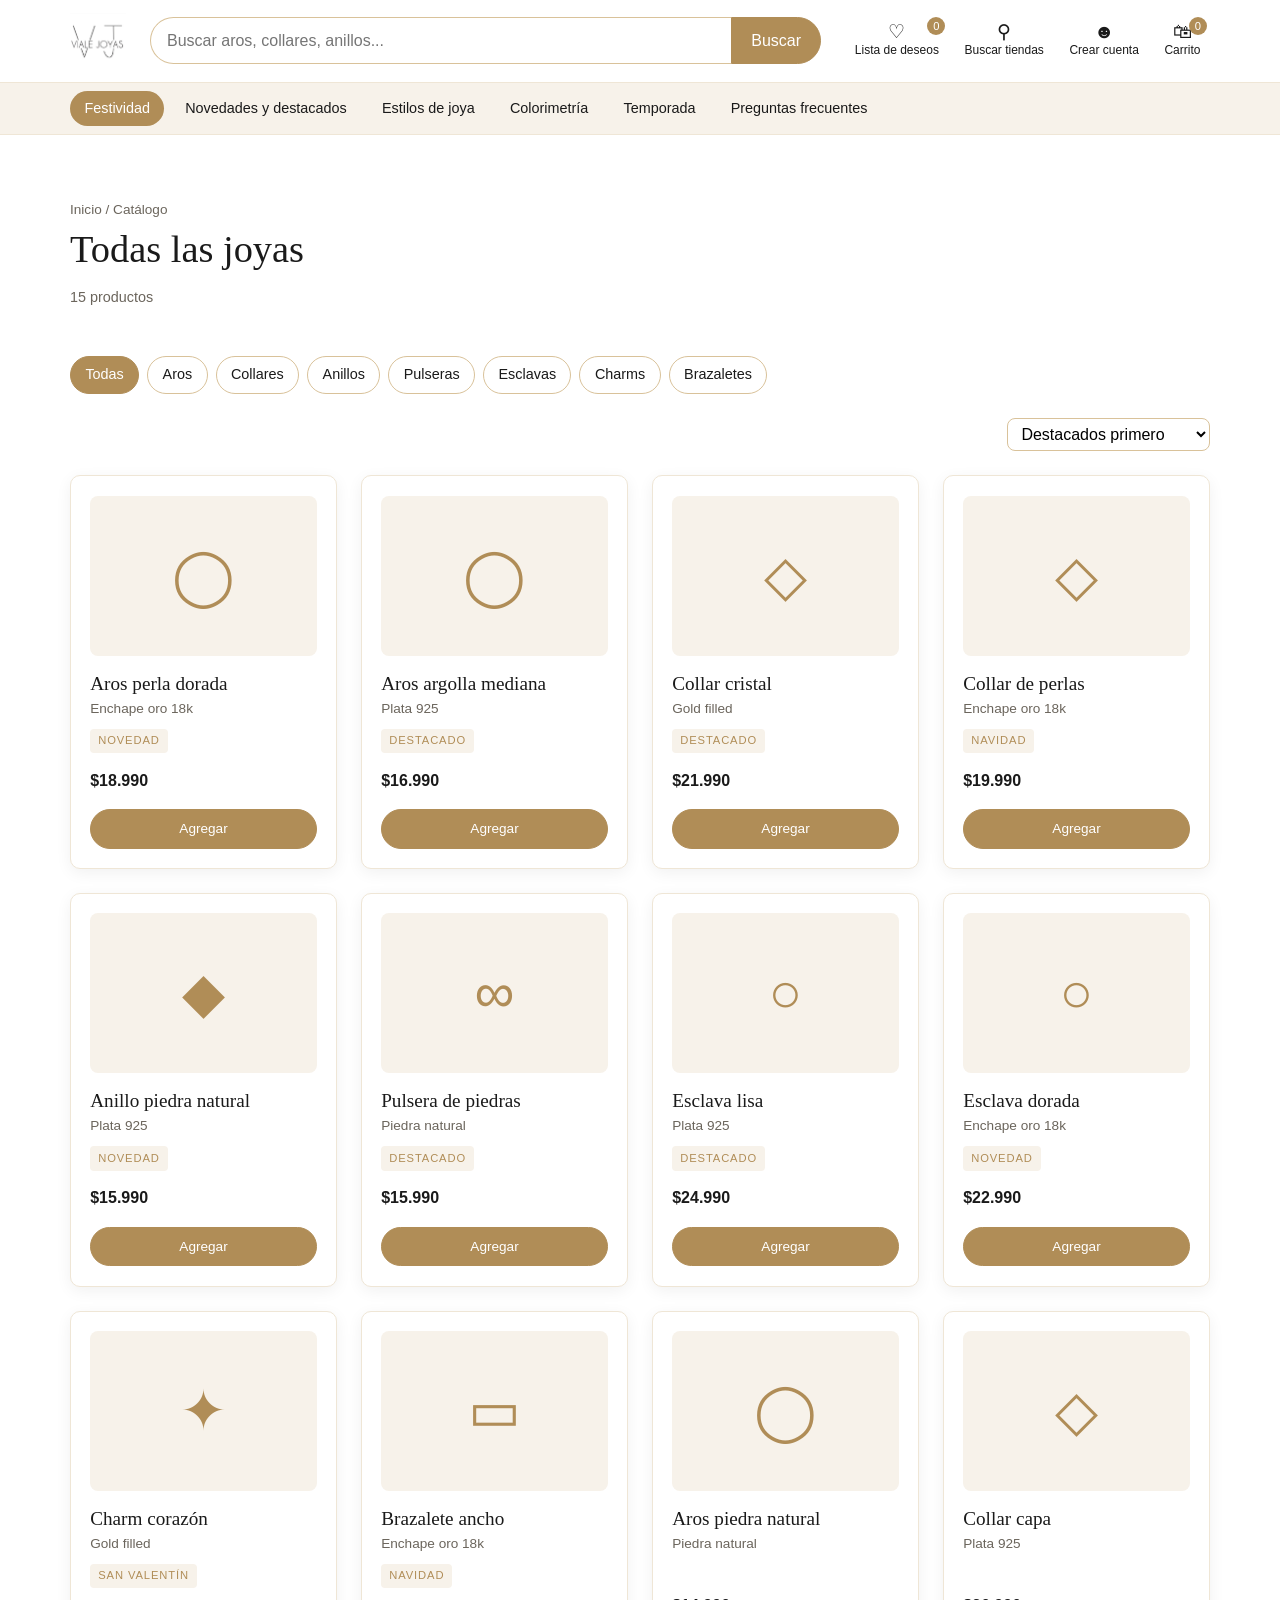
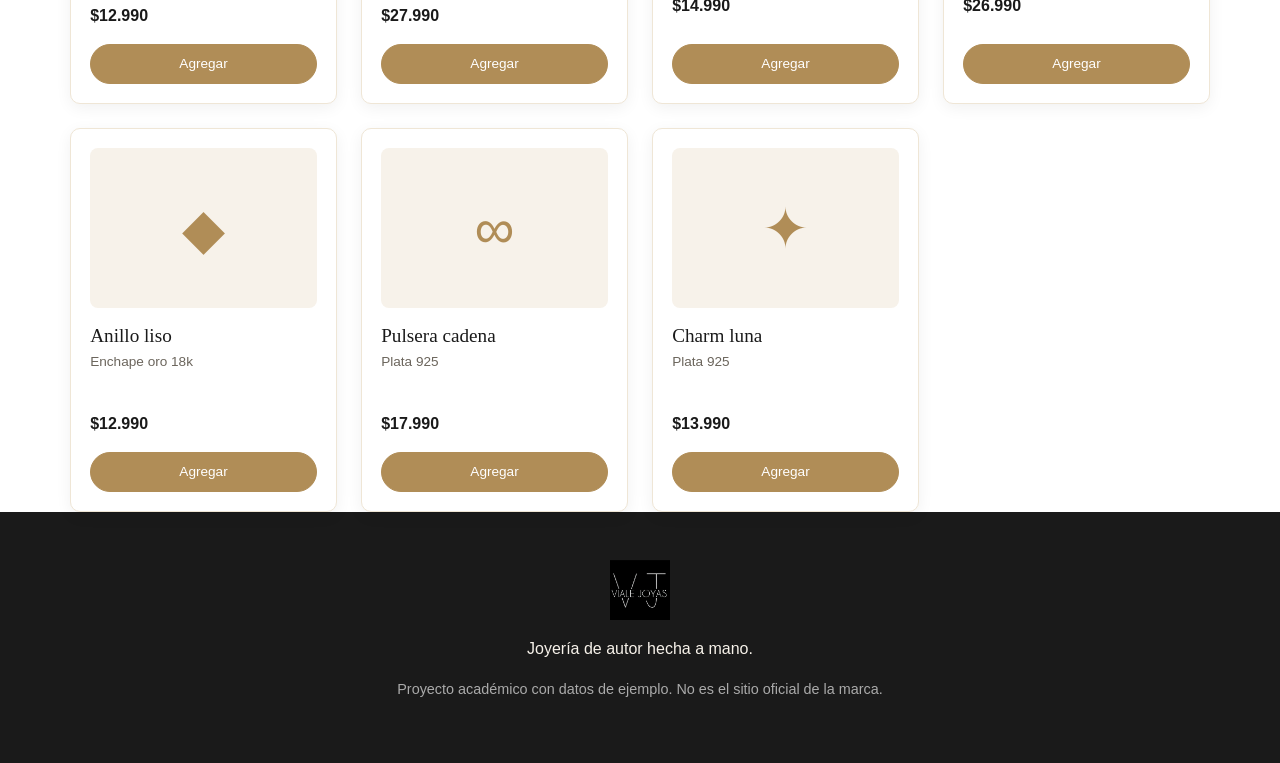
<file: css/catalogo.html>
<!DOCTYPE html>
<html lang="es">
<head>
  <meta charset="UTF-8">
  <meta name="viewport" content="width=device-width, initial-scale=1.0">
  <title>Catálogo · Viale Joyas</title>
  <link rel="stylesheet" href="css/styles.css">
  <link rel="stylesheet" href="css/catalogo.css">
</head>
<body>

  <!-- ===== BARRA PRINCIPAL ===== -->
  <header class="topbar">
    <div class="container topbar__inner">
      <a href="index.html" class="brand" aria-label="Viale Joyas, inicio">
        <img src="assets/logo.png" alt="Logo Viale Joyas">
      </a>

      <form class="search" id="form-search" role="search">
        <label for="buscador" class="sr-only">Buscar</label>
        <input id="buscador" type="search" placeholder="Buscar aros, collares, anillos...">
        <button type="submit" aria-label="Buscar">Buscar</button>
      </form>

      <nav class="actions" aria-label="Acciones de cuenta">
        <button class="action" id="btn-wishlist" type="button">
          <span class="action__icon" aria-hidden="true">&#9825;</span>
          <span class="action__label">Lista de deseos</span>
          <span class="badge" id="wish-count">0</span>
        </button>
        <button class="action" id="btn-stores" type="button">
          <span class="action__icon" aria-hidden="true">&#9906;</span>
          <span class="action__label">Buscar tiendas</span>
        </button>
        <button class="action" id="btn-account" type="button">
          <span class="action__icon" aria-hidden="true">&#9787;</span>
          <span class="action__label">Crear cuenta</span>
        </button>
        <button class="action" id="btn-cart" type="button">
          <span class="action__icon" aria-hidden="true">&#128717;</span>
          <span class="action__label">Carrito</span>
          <span class="badge" id="cart-count">0</span>
        </button>
      </nav>
    </div>
  </header>

  <!-- ===== BARRA SECUNDARIA ===== -->
  <nav class="subbar" aria-label="Categorías">
    <div class="container subbar__inner">
      <a href="index.html#festividad" class="subbar__link subbar__link--festive">Festividad</a>
      <a href="index.html#novedades" class="subbar__link">Novedades y destacados</a>
      <a href="index.html#estilos" class="subbar__link">Estilos de joya</a>
      <a href="index.html#colorimetria" class="subbar__link">Colorimetría</a>
      <a href="index.html#temporada" class="subbar__link">Temporada</a>
      <a href="index.html#faq" class="subbar__link">Preguntas frecuentes</a>
    </div>
  </nav>

  <main class="container">
    <header class="page-head">
      <p class="breadcrumb"><a href="index.html">Inicio</a> / <span id="crumb">Catálogo</span></p>
      <h1 id="titulo">Todas las joyas</h1>
      <p class="muted" id="conteo"></p>
    </header>

    <nav class="chips" id="chips" aria-label="Filtrar por categoría"></nav>

    <div class="toolbar">
      <span class="muted" id="resumen"></span>
      <label>
        <span class="sr-only">Ordenar</span>
        <select id="orden">
          <option value="relevancia">Destacados primero</option>
          <option value="precio-asc">Precio: menor a mayor</option>
          <option value="precio-desc">Precio: mayor a menor</option>
          <option value="nombre">Nombre A-Z</option>
        </select>
      </label>
    </div>

    <div class="grid" id="grid"></div>
    <p class="empty" id="vacio" hidden>No encontramos productos con esa búsqueda.</p>
  </main>

  <footer class="footer">
    <div class="container footer__inner">
      <img src="assets/logo.png" alt="Viale Joyas" class="footer__logo">
      <p>Joyería de autor hecha a mano.</p>
      <p class="muted">Proyecto académico con datos de ejemplo. No es el sitio oficial de la marca.</p>
    </div>
  </footer>

  <!-- ===== DIÁLOGOS ===== -->
  <dialog id="dlg-stores" class="dialog">
    <form method="dialog" class="dialog__close-wrap"><button class="dialog__close" aria-label="Cerrar">&times;</button></form>
    <h2>Nuestras tiendas</h2>
    <ul class="store-list">
      <li><strong>Vivo Los Trapenses</strong><span>Mall Vivo Los Trapenses</span></li>
      <li><strong>MUT</strong><span>Mercado Urbano Tobalaba</span></li>
      <li><strong>Espacio Urbano La Dehesa</strong><span>Espacio Urbano La Dehesa</span></li>
      <li><strong>Pueblo del Inglés</strong><span>Pueblo del Inglés, local</span></li>
    </ul>
    <p class="muted">Direcciones y horarios de ejemplo.</p>
  </dialog>

  <dialog id="dlg-account" class="dialog">
    <form method="dialog" class="dialog__close-wrap"><button class="dialog__close" aria-label="Cerrar">&times;</button></form>
    <h2>Crear cuenta</h2>
    <form id="form-account" class="stack">
      <label for="acc-nombre">Nombre</label>
      <input id="acc-nombre" type="text" required>
      <label for="acc-email">Correo</label>
      <input id="acc-email" type="email" required>
      <label for="acc-pass">Contraseña</label>
      <input id="acc-pass" type="password" minlength="6" required>
      <button class="btn btn--primary" type="submit">Crear cuenta</button>
      <p class="muted">Simulado: los datos se guardan solo en este navegador.</p>
    </form>
  </dialog>

  <dialog id="dlg-list" class="dialog">
    <form method="dialog" class="dialog__close-wrap"><button class="dialog__close" aria-label="Cerrar">&times;</button></form>
    <h2 id="dlg-list-title">Lista</h2>
    <ul class="item-list" id="dlg-list-items"></ul>
    <p class="item-total" id="dlg-list-total"></p>
    <p class="muted">Guardado en este navegador.</p>
  </dialog>

  <script src="js/productos.js"></script>
  <script src="js/shared.js"></script>
  <script>
    (function () {
      const V = window.Viale;
      const categoria = V.getParam('categoria') || 'todas';
      const q = (V.getParam('q') || '').toLowerCase().trim();
      const grid = document.getElementById('grid');

      // Título y migas de pan
      const cat = CATEGORIAS.find((c) => c.id === categoria);
      const titulo = cat ? cat.nombre : (q ? `Resultados para "${V.getParam('q')}"` : 'Todas las joyas');
      document.getElementById('titulo').textContent = titulo;
      document.title = titulo + ' · Viale Joyas';
      document.getElementById('crumb').textContent = cat ? cat.nombre : 'Catálogo';

      // Chips de categorías
      const chips = document.getElementById('chips');
      const todos = [{ id: 'todas', nombre: 'Todas' }, ...CATEGORIAS];
      chips.innerHTML = todos.map((c) => {
        const href = c.id === 'todas' ? 'catalogo.html' : `catalogo.html?categoria=${c.id}`;
        const active = c.id === categoria ? ' is-active' : '';
        return `<a class="chip${active}" href="${href}">${c.nombre}</a>`;
      }).join('');

      // Filtrado base
      let base = PRODUCTOS.filter((p) => {
        const okCat = categoria === 'todas' || p.categoria === categoria;
        const okQ = !q || p.nombre.toLowerCase().includes(q)
          || p.material.toLowerCase().includes(q)
          || p.categoria.includes(q);
        return okCat && okQ;
      });

      const orden = document.getElementById('orden');
      function ordenar(lista) {
        const copia = [...lista];
        switch (orden.value) {
          case 'precio-asc':  return copia.sort((a, b) => a.precio - b.precio);
          case 'precio-desc': return copia.sort((a, b) => b.precio - a.precio);
          case 'nombre':      return copia.sort((a, b) => a.nombre.localeCompare(b.nombre, 'es'));
          default:            return copia.sort((a, b) => b.etiquetas.length - a.etiquetas.length);
        }
      }

      function render() {
        const lista = ordenar(base);
        document.getElementById('conteo').textContent =
          `${lista.length} ${lista.length === 1 ? 'producto' : 'productos'}`;
        document.getElementById('resumen').textContent = q ? `Búsqueda: "${V.getParam('q')}"` : '';
        grid.innerHTML = lista.map((p) => V.cardHTML(p)).join('');
        document.getElementById('vacio').hidden = lista.length > 0;
      }

      orden.addEventListener('change', render);
      V.bindCards(grid);
      V.bindHeader();
      render();
    })();
  </script>
</body>
</html>
</file>
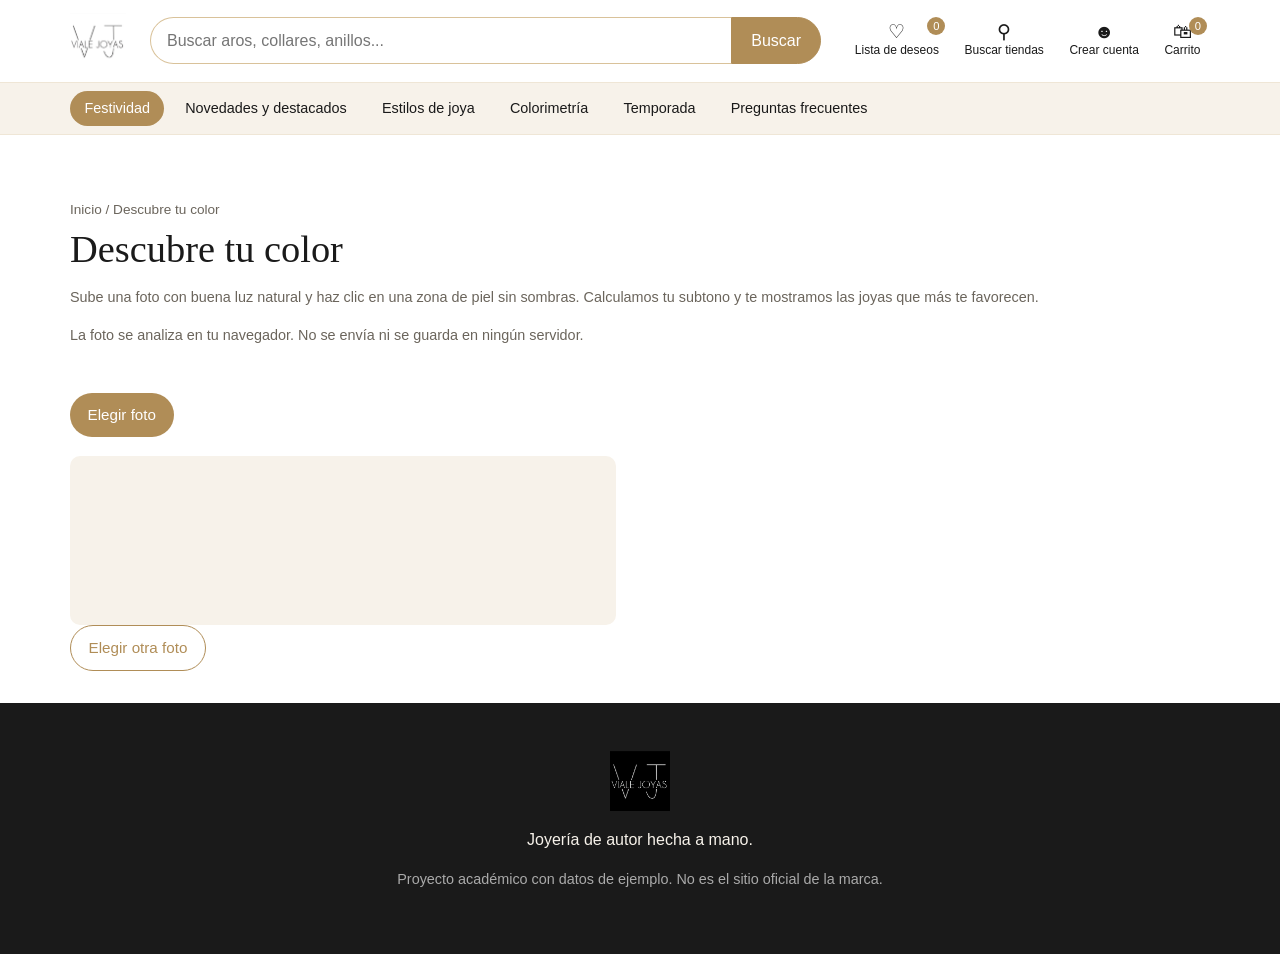
<file: css/colorimetria.html>
<!DOCTYPE html>
<html lang="es">
<head>
  <meta charset="UTF-8">
  <meta name="viewport" content="width=device-width, initial-scale=1.0">
  <title>Descubre tu color · Viale Joyas</title>
  <link rel="stylesheet" href="css/styles.css">
  <link rel="stylesheet" href="css/catalogo.css">
  <link rel="stylesheet" href="css/colorimetria.css">
</head>
<body>

  <!-- ===== BARRA PRINCIPAL ===== -->
  <header class="topbar">
    <div class="container topbar__inner">
      <a href="index.html" class="brand" aria-label="Viale Joyas, inicio">
        <img src="assets/logo.png" alt="Logo Viale Joyas">
      </a>

      <form class="search" id="form-search" role="search">
        <label for="buscador" class="sr-only">Buscar</label>
        <input id="buscador" type="search" placeholder="Buscar aros, collares, anillos...">
        <button type="submit" aria-label="Buscar">Buscar</button>
      </form>

      <nav class="actions" aria-label="Acciones de cuenta">
        <button class="action" id="btn-wishlist" type="button">
          <span class="action__icon" aria-hidden="true">&#9825;</span>
          <span class="action__label">Lista de deseos</span>
          <span class="badge" id="wish-count">0</span>
        </button>
        <button class="action" id="btn-stores" type="button">
          <span class="action__icon" aria-hidden="true">&#9906;</span>
          <span class="action__label">Buscar tiendas</span>
        </button>
        <button class="action" id="btn-account" type="button">
          <span class="action__icon" aria-hidden="true">&#9787;</span>
          <span class="action__label">Crear cuenta</span>
        </button>
        <button class="action" id="btn-cart" type="button">
          <span class="action__icon" aria-hidden="true">&#128717;</span>
          <span class="action__label">Carrito</span>
          <span class="badge" id="cart-count">0</span>
        </button>
      </nav>
    </div>
  </header>

  <!-- ===== BARRA SECUNDARIA ===== -->
  <nav class="subbar" aria-label="Categorías">
    <div class="container subbar__inner">
      <a href="index.html#festividad" class="subbar__link subbar__link--festive">Festividad</a>
      <a href="index.html#novedades" class="subbar__link">Novedades y destacados</a>
      <a href="index.html#estilos" class="subbar__link">Estilos de joya</a>
      <a href="colorimetria.html" class="subbar__link" aria-current="page">Colorimetría</a>
      <a href="index.html#temporada" class="subbar__link">Temporada</a>
      <a href="index.html#faq" class="subbar__link">Preguntas frecuentes</a>
    </div>
  </nav>

  <main class="container">
    <header class="page-head">
      <p class="breadcrumb"><a href="index.html">Inicio</a> / <span>Descubre tu color</span></p>
      <h1>Descubre tu color</h1>
      <p class="muted">Sube una foto con buena luz natural y haz clic en una zona de piel sin sombras. Calculamos tu subtono y te mostramos las joyas que más te favorecen.</p>
      <p class="muted">La foto se analiza en tu navegador. No se envía ni se guarda en ningún servidor.</p>
    </header>

    <section class="color-grid">
      <div>
        <label class="upload" for="foto">
          <span>Elegir foto</span>
          <input id="foto" type="file" accept="image/*">
        </label>

        <div class="canvas-wrap" id="canvas-wrap" hidden>
          <canvas id="lienzo" aria-label="Foto para seleccionar una zona de piel"></canvas>
        </div>
        <p class="muted" id="instruccion" hidden>Haz clic sobre la piel (mejilla, frente o cuello).</p>
        <button class="btn btn--ghost" id="reiniciar" type="button" hidden>Elegir otra foto</button>
      </div>

      <div class="result" id="resultado" hidden aria-live="polite">
        <div class="swatch" id="swatch" aria-hidden="true"></div>
        <h2 id="subtono-titulo"></h2>
        <p id="subtono-desc"></p>
        <p class="muted" id="profundidad"></p>
        <p class="warn">Estimación orientativa. La luz, la cámara y el maquillaje alteran los colores. Si la foto tiene luz amarilla o sombras, el resultado puede variar.</p>
      </div>
    </section>

    <section class="related" id="recomendadas" hidden>
      <h2>Joyas recomendadas para ti</h2>
      <div class="grid" id="grid-reco"></div>
    </section>
  </main>

  <footer class="footer">
    <div class="container footer__inner">
      <img src="assets/logo.png" alt="Viale Joyas" class="footer__logo">
      <p>Joyería de autor hecha a mano.</p>
      <p class="muted">Proyecto académico con datos de ejemplo. No es el sitio oficial de la marca.</p>
    </div>
  </footer>

  <!-- ===== DIÁLOGOS ===== -->
  <dialog id="dlg-stores" class="dialog">
    <form method="dialog" class="dialog__close-wrap"><button class="dialog__close" aria-label="Cerrar">&times;</button></form>
    <h2>Nuestras tiendas</h2>
    <ul class="store-list">
      <li><strong>Vivo Los Trapenses</strong><span>Mall Vivo Los Trapenses</span></li>
      <li><strong>MUT</strong><span>Mercado Urbano Tobalaba</span></li>
      <li><strong>Espacio Urbano La Dehesa</strong><span>Espacio Urbano La Dehesa</span></li>
      <li><strong>Pueblo del Inglés</strong><span>Pueblo del Inglés, local</span></li>
    </ul>
    <p class="muted">Direcciones y horarios de ejemplo.</p>
  </dialog>

  <dialog id="dlg-account" class="dialog">
    <form method="dialog" class="dialog__close-wrap"><button class="dialog__close" aria-label="Cerrar">&times;</button></form>
    <h2>Crear cuenta</h2>
    <form id="form-account" class="stack">
      <label for="acc-nombre">Nombre</label>
      <input id="acc-nombre" type="text" required>
      <label for="acc-email">Correo</label>
      <input id="acc-email" type="email" required>
      <label for="acc-pass">Contraseña</label>
      <input id="acc-pass" type="password" minlength="6" required>
      <button class="btn btn--primary" type="submit">Crear cuenta</button>
      <p class="muted">Simulado: los datos se guardan solo en este navegador.</p>
    </form>
  </dialog>

  <dialog id="dlg-list" class="dialog">
    <form method="dialog" class="dialog__close-wrap"><button class="dialog__close" aria-label="Cerrar">&times;</button></form>
    <h2 id="dlg-list-title">Lista</h2>
    <ul class="item-list" id="dlg-list-items"></ul>
    <p class="item-total" id="dlg-list-total"></p>
    <p class="muted">Guardado en este navegador.</p>
  </dialog>

  <script src="js/productos.js"></script>
  <script src="js/shared.js"></script>
  <script src="js/colorimetria.js"></script>
</body>
</html>
</file>
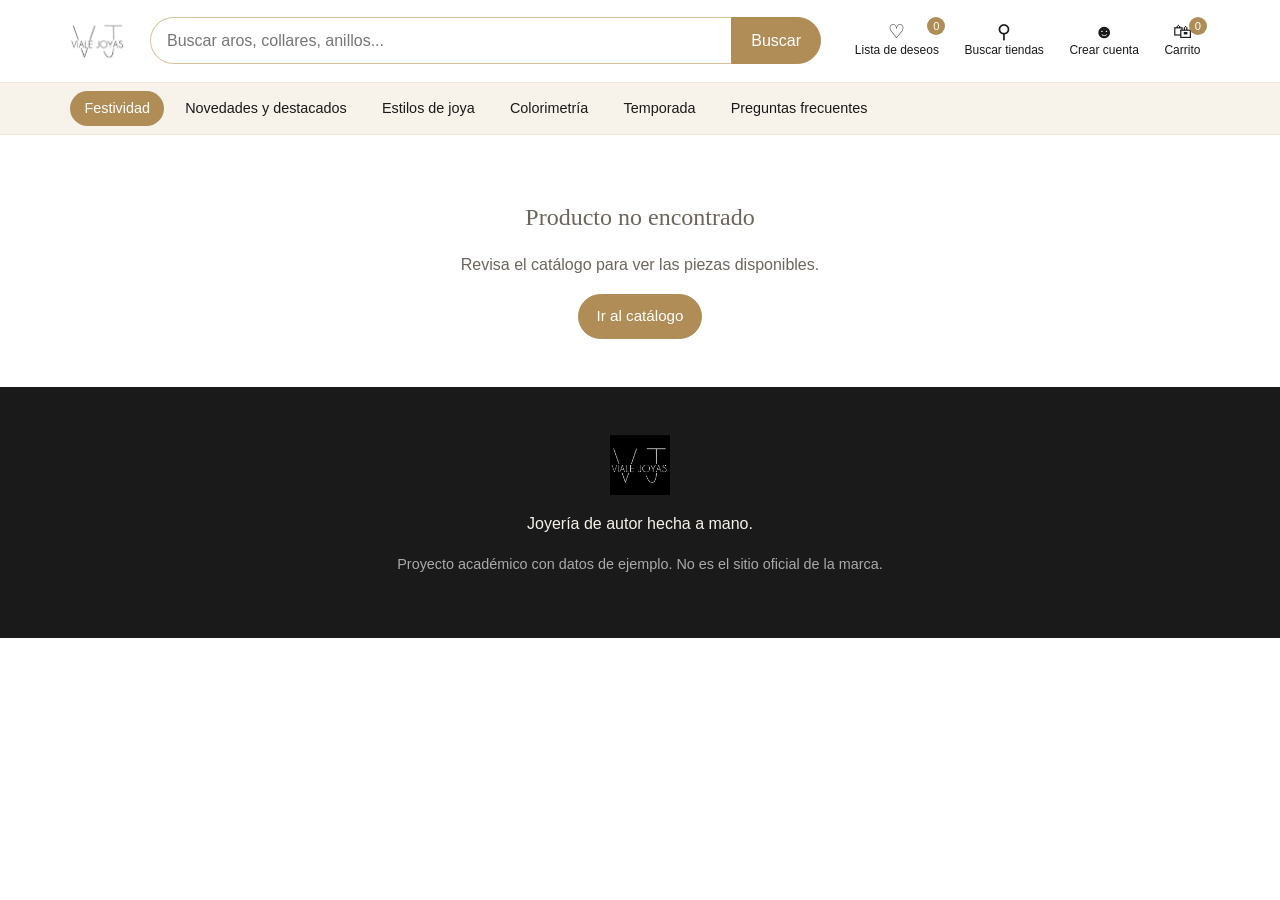
<file: css/producto.html>
<!DOCTYPE html>
<html lang="es">
<head>
  <meta charset="UTF-8">
  <meta name="viewport" content="width=device-width, initial-scale=1.0">
  <title>Producto · Viale Joyas</title>
  <link rel="stylesheet" href="css/styles.css">
  <link rel="stylesheet" href="css/catalogo.css">
</head>
<body>

  <!-- ===== BARRA PRINCIPAL ===== -->
  <header class="topbar">
    <div class="container topbar__inner">
      <a href="index.html" class="brand" aria-label="Viale Joyas, inicio">
        <img src="assets/logo.png" alt="Logo Viale Joyas">
      </a>

      <form class="search" id="form-search" role="search">
        <label for="buscador" class="sr-only">Buscar</label>
        <input id="buscador" type="search" placeholder="Buscar aros, collares, anillos...">
        <button type="submit" aria-label="Buscar">Buscar</button>
      </form>

      <nav class="actions" aria-label="Acciones de cuenta">
        <button class="action" id="btn-wishlist" type="button">
          <span class="action__icon" aria-hidden="true">&#9825;</span>
          <span class="action__label">Lista de deseos</span>
          <span class="badge" id="wish-count">0</span>
        </button>
        <button class="action" id="btn-stores" type="button">
          <span class="action__icon" aria-hidden="true">&#9906;</span>
          <span class="action__label">Buscar tiendas</span>
        </button>
        <button class="action" id="btn-account" type="button">
          <span class="action__icon" aria-hidden="true">&#9787;</span>
          <span class="action__label">Crear cuenta</span>
        </button>
        <button class="action" id="btn-cart" type="button">
          <span class="action__icon" aria-hidden="true">&#128717;</span>
          <span class="action__label">Carrito</span>
          <span class="badge" id="cart-count">0</span>
        </button>
      </nav>
    </div>
  </header>

  <!-- ===== BARRA SECUNDARIA ===== -->
  <nav class="subbar" aria-label="Categorías">
    <div class="container subbar__inner">
      <a href="index.html#festividad" class="subbar__link subbar__link--festive">Festividad</a>
      <a href="index.html#novedades" class="subbar__link">Novedades y destacados</a>
      <a href="index.html#estilos" class="subbar__link">Estilos de joya</a>
      <a href="index.html#colorimetria" class="subbar__link">Colorimetría</a>
      <a href="index.html#temporada" class="subbar__link">Temporada</a>
      <a href="index.html#faq" class="subbar__link">Preguntas frecuentes</a>
    </div>
  </nav>

  <main class="container">
    <!-- Contenido que se llena con JavaScript -->
    <section id="producto" hidden>
      <p class="breadcrumb">
        <a href="index.html">Inicio</a> /
        <a id="crumb-cat" href="catalogo.html">Catálogo</a> /
        <span id="crumb-nombre"></span>
      </p>

      <div class="product">
        <div class="product__img" id="p-img" aria-hidden="true"></div>

        <div>
          <div class="card__tags" id="p-tags"></div>
          <h1 id="p-nombre"></h1>
          <p class="card__meta" id="p-material"></p>
          <p class="card__price product__price" id="p-precio"></p>
          <p id="p-desc"></p>

          <div class="product__buy">
            <button class="btn btn--primary" id="p-add" type="button">Agregar al carrito</button>
            <button class="btn btn--ghost" id="p-fav" type="button">Lista de deseos</button>
          </div>

          <ul class="info-list">
            <li>Garantía legal de 6 meses desde la compra.</li>
            <li>Cambios dentro de los plazos informados en tienda.</li>
            <li>Para saber si una pieza es adecuada para tu piel, consulta antes de comprar.</li>
          </ul>
        </div>
      </div>

      <section class="stock-section" aria-labelledby="stock-titulo">
        <h2 id="stock-titulo">Disponibilidad por tienda</h2>
        <p class="muted" id="stock-resumen"></p>
        <table class="stock-table">
          <thead>
            <tr><th>Tienda</th><th>Dirección</th><th>Estado</th></tr>
          </thead>
          <tbody id="stock-body"></tbody>
        </table>
        <p class="muted">Existencias de ejemplo. Se actualizan manualmente en esta versión.</p>
      </section>

      <section class="related" aria-labelledby="rel-titulo">
        <h2 id="rel-titulo">También te puede gustar</h2>
        <div class="grid" id="relacionados"></div>
      </section>
    </section>

    <section id="no-encontrado" class="empty" hidden>
      <h1>Producto no encontrado</h1>
      <p>Revisa el catálogo para ver las piezas disponibles.</p>
      <a class="btn btn--primary" href="catalogo.html">Ir al catálogo</a>
    </section>
  </main>

  <footer class="footer">
    <div class="container footer__inner">
      <img src="assets/logo.png" alt="Viale Joyas" class="footer__logo">
      <p>Joyería de autor hecha a mano.</p>
      <p class="muted">Proyecto académico con datos de ejemplo. No es el sitio oficial de la marca.</p>
    </div>
  </footer>

  <!-- ===== DIÁLOGOS ===== -->
  <dialog id="dlg-stores" class="dialog">
    <form method="dialog" class="dialog__close-wrap"><button class="dialog__close" aria-label="Cerrar">&times;</button></form>
    <h2>Nuestras tiendas</h2>
    <ul class="store-list">
      <li><strong>Vivo Los Trapenses</strong><span>Mall Vivo Los Trapenses</span></li>
      <li><strong>MUT</strong><span>Mercado Urbano Tobalaba</span></li>
      <li><strong>Espacio Urbano La Dehesa</strong><span>Espacio Urbano La Dehesa</span></li>
      <li><strong>Pueblo del Inglés</strong><span>Pueblo del Inglés, local</span></li>
    </ul>
    <p class="muted">Direcciones y horarios de ejemplo.</p>
  </dialog>

  <dialog id="dlg-account" class="dialog">
    <form method="dialog" class="dialog__close-wrap"><button class="dialog__close" aria-label="Cerrar">&times;</button></form>
    <h2>Crear cuenta</h2>
    <form id="form-account" class="stack">
      <label for="acc-nombre">Nombre</label>
      <input id="acc-nombre" type="text" required>
      <label for="acc-email">Correo</label>
      <input id="acc-email" type="email" required>
      <label for="acc-pass">Contraseña</label>
      <input id="acc-pass" type="password" minlength="6" required>
      <button class="btn btn--primary" type="submit">Crear cuenta</button>
      <p class="muted">Simulado: los datos se guardan solo en este navegador.</p>
    </form>
  </dialog>

  <dialog id="dlg-list" class="dialog">
    <form method="dialog" class="dialog__close-wrap"><button class="dialog__close" aria-label="Cerrar">&times;</button></form>
    <h2 id="dlg-list-title">Lista</h2>
    <ul class="item-list" id="dlg-list-items"></ul>
    <p class="item-total" id="dlg-list-total"></p>
    <p class="muted">Guardado en este navegador.</p>
  </dialog>

  <script src="js/productos.js"></script>
  <script src="js/shared.js"></script>
  <script>
    (function () {
      const V = window.Viale;
      V.bindHeader();

      const id = V.getParam('id');
      const p = PRODUCTOS.find((x) => x.id === id);

      if (!p) {
        document.title = 'Producto no encontrado · Viale Joyas';
        document.getElementById('no-encontrado').hidden = false;
        return;
      }

      const cat = CATEGORIAS.find((c) => c.id === p.categoria);
      document.title = p.nombre + ' · Viale Joyas';
      document.getElementById('producto').hidden = false;

      // Migas de pan y cabecera
      document.getElementById('crumb-cat').textContent = cat.nombre;
      document.getElementById('crumb-cat').href = 'catalogo.html?categoria=' + cat.id;
      document.getElementById('crumb-nombre').textContent = p.nombre;
      document.getElementById('p-img').textContent = ICONOS[p.categoria];
      document.getElementById('p-tags').innerHTML = V.tagsHTML(p);
      document.getElementById('p-nombre').textContent = p.nombre;
      document.getElementById('p-material').textContent = p.material;
      document.getElementById('p-precio').textContent = V.fmt(p.precio);
      document.getElementById('p-desc').textContent = p.descripcion;

      // Disponibilidad por tienda
      const tbody = document.getElementById('stock-body');
      let conStock = 0;
      tbody.innerHTML = TIENDAS.map((t) => {
        const n = p.stock[t.id] || 0;
        if (n > 0) conStock++;
        const e = V.estado(n);
        return `<tr>
          <td><strong>${t.nombre}</strong></td>
          <td>${t.direccion}</td>
          <td><span class="st ${e.cls}">${e.txt}</span></td>
        </tr>`;
      }).join('');
      document.getElementById('stock-resumen').textContent =
        conStock > 0
          ? `Disponible en ${conStock} de ${TIENDAS.length} tiendas.`
          : 'Por ahora no hay unidades en tienda. Consulta por otros productos similares.';

      // Botones de compra y favorito
      const btnAdd = document.getElementById('p-add');
      const btnFav = document.getElementById('p-fav');
      btnAdd.addEventListener('click', () => {
        V.addToCart(p);
        btnAdd.textContent = 'Agregado ✓';
        setTimeout(() => { btnAdd.textContent = 'Agregar al carrito'; }, 1200);
      });

      function syncFav() {
        btnFav.textContent = V.isWished(p.id) ? 'En tu lista de deseos' : 'Lista de deseos';
      }
      btnFav.addEventListener('click', () => { V.toggleWish(p); syncFav(); });
      syncFav();

      // Productos relacionados de la misma categoría
      const rel = PRODUCTOS.filter((x) => x.categoria === p.categoria && x.id !== p.id).slice(0, 3);
      const relBox = document.getElementById('relacionados');
      if (rel.length === 0) {
        document.querySelector('.related').hidden = true;
      } else {
        relBox.innerHTML = rel.map((x) => V.cardHTML(x)).join('');
        V.bindCards(relBox);
      }
    })();
  </script>
</body>
</html>
</file>
<file: css/styles.css>
/* ===== Variables ===== */
:root {
  --gold: #b08d57;
  --gold-light: #d9c29a;
  --cream: #f7f2ea;
  --cream-dark: #efe6d6;
  --ink: #1a1a1a;
  --muted: #6b655c;
  --white: #ffffff;
  --radius: 10px;
  --shadow: 0 4px 16px rgba(0, 0, 0, 0.06);
}

/* ===== Base ===== */
* { box-sizing: border-box; }
html { scroll-behavior: smooth; scroll-padding-top: 140px; }
body {
  margin: 0;
  font-family: "Montserrat", "Helvetica Neue", Arial, sans-serif;
  color: var(--ink);
  background: var(--white);
  line-height: 1.6;
}
img { max-width: 100%; display: block; }
h1, h2, h3 { font-family: "Montserrat", sans-serif; font-weight: 300; letter-spacing: 0.04em; line-height: 1.2; }
h2 { font-size: 2rem; margin: 0 0 0.5rem; }
a { color: inherit; }
.container { width: min(1140px, 92%); margin: 0 auto; }
.muted { color: var(--muted); font-size: 0.9rem; }
.sr-only {
  position: absolute; width: 1px; height: 1px; overflow: hidden;
  clip: rect(0 0 0 0); white-space: nowrap;
}

/* ===== Botones ===== */
.btn {
  display: inline-block; cursor: pointer;
  padding: 0.6rem 1.1rem; border-radius: 999px;
  border: 1px solid var(--gold); font: inherit; font-size: 0.95rem;
  text-decoration: none; transition: background 0.2s, color 0.2s;
}
.btn--primary { background: var(--gold); color: var(--white); }
.btn--primary:hover { background: #8f7143; }
.btn--ghost { background: transparent; color: var(--gold); }
.btn--ghost:hover { background: var(--cream); }
.btn:disabled { opacity: 0.5; cursor: not-allowed; }

/* ===== Barra principal ===== */
.topbar {
  position: sticky; top: 0; z-index: 20;
  background: var(--white);
  border-bottom: 1px solid var(--cream-dark);
}
.topbar__inner {
  display: flex; align-items: center; gap: 1.5rem;
  padding: 0.8rem 0; flex-wrap: wrap;
}
.brand img { height: 56px; width: auto; }
.search { flex: 1; min-width: 220px; display: flex; }
.search input {
  flex: 1; padding: 0.6rem 1rem;
  border: 1px solid var(--gold-light); border-right: none;
  border-radius: 999px 0 0 999px; font: inherit;
}
.search button {
  padding: 0 1.2rem; border: 1px solid var(--gold); background: var(--gold);
  color: var(--white); border-radius: 0 999px 999px 0; cursor: pointer; font: inherit;
}
.actions { display: flex; gap: 0.4rem; flex-wrap: wrap; }
.action {
  position: relative; display: flex; flex-direction: column; align-items: center;
  background: none; border: none; cursor: pointer; font: inherit;
  font-size: 0.75rem; color: var(--ink); padding: 0.3rem 0.6rem; border-radius: 8px;
}
.action:hover { background: var(--cream); }
.action__icon { font-size: 1.2rem; line-height: 1; }
.badge {
  position: absolute; top: 0; right: 0.2rem;
  min-width: 18px; height: 18px; padding: 0 4px;
  border-radius: 999px; background: var(--gold); color: var(--white);
  font-size: 0.7rem; line-height: 18px; text-align: center;
}

/* ===== Barra secundaria ===== */
.subbar {
  position: sticky; top: 0; z-index: 19;
  background: var(--cream);
  border-bottom: 1px solid var(--cream-dark);
}
.subbar__inner {
  display: flex; gap: 0.4rem; overflow-x: auto; padding: 0.5rem 0;
  scrollbar-width: none;
}
.subbar__link {
  white-space: nowrap; text-decoration: none; font-size: 0.9rem;
  padding: 0.4rem 0.9rem; border-radius: 999px; color: var(--ink);
}
.subbar__link:hover { background: var(--white); }
.subbar__link--festive { background: var(--gold); color: var(--white); }
.subbar__link--festive:hover { background: #8f7143; }

/* ===== Hero / festividad ===== */
.hero {
  background: linear-gradient(135deg, var(--cream) 0%, var(--cream-dark) 100%);
  padding: 4rem 0; text-align: center;
}
.hero__inner { max-width: 680px; }
.hero h1 { font-size: 3rem; margin: 0.2rem 0 0.8rem; }
.hero__text { color: var(--muted); font-size: 1.1rem; }
.eyebrow {
  text-transform: uppercase; letter-spacing: 0.15em;
  font-size: 0.75rem; color: var(--gold); margin: 0;
}
.countdown { font-weight: bold; color: var(--gold); margin: 0.5rem 0 1.5rem; }

/* ===== Secciones ===== */
.section { padding: 4rem 0; }
.section--alt { background: var(--cream); }
.section__header { margin-bottom: 2rem; }
.section__header p { color: var(--muted); margin: 0; }

.grid {
  display: grid; gap: 1.5rem;
  grid-template-columns: repeat(auto-fill, minmax(230px, 1fr));
}
.card {
  background: var(--white); border: 1px solid var(--cream-dark);
  border-radius: var(--radius); padding: 1.2rem; box-shadow: var(--shadow);
  display: flex; flex-direction: column;
}
.card__img {
  height: 160px; border-radius: 8px; background: var(--cream);
  display: flex; align-items: center; justify-content: center;
  font-size: 3.5rem; color: var(--gold);
}
.card h3 { font-size: 1.2rem; margin: 1rem 0 0.2rem; }
.card__meta { color: var(--muted); font-size: 0.85rem; margin: 0; }
.card__price { font-weight: bold; margin: 0.6rem 0 1rem; }
.card__actions { margin-top: auto; display: flex; gap: 0.5rem; }
.card__actions .btn { flex: 1; text-align: center; padding: 0.5rem; font-size: 0.85rem; }

.styles-grid {
  display: grid; gap: 1rem;
  grid-template-columns: repeat(auto-fill, minmax(140px, 1fr));
}
.style-tile {
  display: flex; align-items: center; justify-content: center;
  height: 110px; background: var(--white); border: 1px solid var(--gold-light);
  border-radius: var(--radius); text-decoration: none;
  font-family: "Montserrat", sans-serif; font-weight: 300; letter-spacing: 0.04em; font-size: 1.2rem; transition: transform 0.2s, background 0.2s;
}
.style-tile:hover { transform: translateY(-3px); background: var(--cream); }

/* ===== Newsletter ===== */
.newsletter {
  display: grid; gap: 2rem;
  grid-template-columns: 1fr 1fr; align-items: start;
}
.newsletter__form { display: flex; flex-direction: column; gap: 0.5rem; }
.newsletter__form label, .stack label { font-size: 0.9rem; color: var(--muted); }
.newsletter__form input[type="text"],
.newsletter__form input[type="email"],
.stack input {
  padding: 0.6rem 0.8rem; border: 1px solid var(--gold-light);
  border-radius: 8px; font: inherit;
}
.prefs { border: none; padding: 0; margin: 0.5rem 0; }
.prefs legend { font-size: 0.9rem; color: var(--muted); padding: 0; margin-bottom: 0.3rem; }
.prefs label { margin-right: 1rem; color: var(--ink); }
.form-msg { color: var(--gold); font-size: 0.9rem; min-height: 1.2em; }

/* ===== Artículo ===== */
.article { max-width: 760px; }
.article h2 { font-size: 2.2rem; margin: 0.4rem 0 1rem; }
.article h3 { font-size: 1.3rem; margin: 1.6rem 0 0.4rem; color: var(--gold); }

/* ===== FAQ ===== */
.faq { max-width: 760px; }
.faq details {
  border-bottom: 1px solid var(--cream-dark); padding: 0.9rem 0;
}
.faq summary { cursor: pointer; font-weight: bold; }
.faq p { color: var(--muted); margin: 0.5rem 0 0; }

/* ===== Footer ===== */
.footer { background: var(--ink); color: var(--cream); padding: 3rem 0; text-align: center; }
.footer a { color: var(--gold-light); }
.footer .muted { color: #aaa; }
.footer__logo { height: 60px; margin: 0 auto 1rem; filter: invert(1); }

/* ===== Diálogos ===== */
.dialog {
  border: none; border-radius: var(--radius); padding: 2rem;
  width: min(460px, 92%); box-shadow: 0 20px 60px rgba(0, 0, 0, 0.2);
}
.dialog::backdrop { background: rgba(0, 0, 0, 0.4); }
.dialog__close-wrap { position: absolute; right: 1rem; top: 0.6rem; }
.dialog__close { background: none; border: none; font-size: 1.6rem; cursor: pointer; }
.store-list { list-style: none; padding: 0; }
.store-list li { padding: 0.8rem 0; border-bottom: 1px solid var(--cream-dark); display: flex; flex-direction: column; }
.store-list span { color: var(--muted); font-size: 0.9rem; }
.item-list { list-style: none; padding: 0; }
.item-list li { display: flex; justify-content: space-between; padding: 0.5rem 0; border-bottom: 1px solid var(--cream-dark); }
.item-total { font-weight: bold; text-align: right; }
.stack { display: flex; flex-direction: column; gap: 0.5rem; }

/* ===== Página QR ===== */
.qr-page { padding: 3rem 0; max-width: 560px; }
.qr-output { margin-top: 2rem; text-align: center; }
.qr-output #qr-canvas { display: inline-block; padding: 1rem; background: var(--white); border: 1px solid var(--cream-dark); border-radius: var(--radius); }
.qr-caption { word-break: break-all; font-size: 0.85rem; color: var(--muted); }

/* ===== Iconos y favoritos ===== */
.action__icon { display: flex; justify-content: center; align-items: center; height: 24px; }
.action__icon svg { display: block; }
.heart-btn {
  display: inline-flex; align-items: center; justify-content: center;
  flex: 0 0 42px; height: 40px; cursor: pointer;
  background: var(--white); color: var(--gold);
  border: 1px solid var(--gold-light); border-radius: 8px;
  transition: background 0.2s;
}
.heart-btn:hover { background: var(--cream); }
.heart-btn svg { display: block; }
.card__photo {
  width: 100%; height: 160px; object-fit: contain;
  background: var(--cream); border-radius: 8px;
}

/* ===== Listas, acciones y redes ===== */
.item-list li { align-items: center; gap: 0.6rem; }
.item-list li span:first-child { flex: 1; }
.item-actions { display: flex; gap: 0.3rem; align-items: center; }
.mini-btn {
  font: inherit; font-size: 0.8rem; cursor: pointer;
  border: 1px solid var(--gold-light); background: var(--white);
  color: var(--gold); border-radius: 6px; padding: 0.1rem 0.5rem;
}
.mini-btn:hover { background: var(--cream); }
.footer a { display: block; margin-top: 0.6rem; }

/* ===== Responsive ===== */
@media (max-width: 800px) {
  .newsletter { grid-template-columns: 1fr; }
  .hero h1 { font-size: 2.2rem; }
  .action__label { font-size: 0.65rem; }
}
</file>
<file: css/menu.css>
/* Menú móvil: botón de tres rayas y panel desplegable */

/* ----- Botón de tres rayas ----- */
.menu-toggle {
  display: none; flex-direction: column; justify-content: center; align-items: center;
  gap: 5px; width: 44px; height: 44px; padding: 0; flex: 0 0 44px;
  background: none; border: none; cursor: pointer;
}
.menu-toggle span {
  display: block; width: 24px; height: 2px; border-radius: 2px;
  background: var(--ink); transition: transform 0.25s, opacity 0.2s;
}
.menu-toggle.is-open span:nth-child(1) { transform: translateY(7px) rotate(45deg); }
.menu-toggle.is-open span:nth-child(2) { opacity: 0; }
.menu-toggle.is-open span:nth-child(3) { transform: translateY(-7px) rotate(-45deg); }

/* ----- Panel desplegable ----- */
.drawer {
  position: fixed; inset: 0; z-index: 40;
  background: var(--white); overflow-y: auto;
  padding: 1rem 1.2rem 2rem;
  transform: translateY(-100%); visibility: hidden;
  transition: transform 0.3s ease, visibility 0.3s;
}
.drawer.is-open { transform: translateY(0); visibility: visible; }

.drawer__head {
  display: flex; justify-content: space-between; align-items: center;
  margin-bottom: 1rem;
}
.drawer__logo { height: 48px; width: auto; }
.drawer__close {
  background: none; border: none; font-size: 2.2rem; line-height: 1;
  cursor: pointer; color: var(--ink); padding: 0.2rem 0.5rem;
}

.drawer .search { display: flex; width: 100%; min-width: 0; margin-bottom: 1.2rem; }

.drawer__links { display: flex; flex-direction: column; }
.drawer__link {
  padding: 0.9rem 0.2rem; border-bottom: 1px solid var(--cream-dark);
  text-decoration: none; font-size: 1.05rem;
}
.drawer__link:hover { color: var(--gold); }

.drawer__actions {
  display: grid; grid-template-columns: 1fr 1fr; gap: 0.6rem; margin-top: 1.4rem;
}
.drawer__actions button {
  padding: 0.8rem 0.5rem; border: 1px solid var(--gold-light);
  background: var(--cream); color: var(--ink); border-radius: 10px;
  font: inherit; font-size: 0.9rem; cursor: pointer;
}
.drawer__actions button:hover { background: var(--cream-dark); }

.drawer__ig {
  display: block; margin-top: 1.4rem; text-align: center;
  color: var(--gold); text-decoration: none; font-size: 0.95rem;
}

/* ----- Escritorio: sin menú móvil ----- */
@media (min-width: 801px) {
  .menu-toggle, .drawer { display: none; }
}

/* ----- Celular: barra compacta ----- */
@media (max-width: 800px) {
  .topbar__inner { flex-wrap: nowrap; justify-content: flex-start; gap: 0.4rem; padding: 0.4rem 0; }
  .brand img { height: 44px; }
  .menu-toggle { display: flex; margin-left: 0.2rem; }
  .actions { margin-left: auto; }
  .topbar .search { display: none; }
  .subbar { display: none; }
  #btn-stores, #btn-account { display: none; }
  .action__label { display: none; }
  .actions { gap: 0.1rem; }
  .action { padding: 0.3rem 0.4rem; }
}
</file>
<file: css/slider.css>
/* Carrusel principal (hero) */

.hero-slider {
  position: relative; height: 520px; overflow: hidden;
  background: #2a2620; color: var(--white);
  outline: none;
}
.hero-slider:focus-visible { box-shadow: inset 0 0 0 3px var(--gold-light); }

.slides { position: absolute; inset: 0; }

.slide {
  position: absolute; inset: 0; opacity: 0; visibility: hidden;
  display: flex; align-items: center; justify-content: center;
  background: linear-gradient(135deg, #8f7143 0%, #1a1a1a 100%);
  transition: opacity 0.8s ease, visibility 0.8s;
}
.slide.is-active { opacity: 1; visibility: visible; }

.slide__bg {
  position: absolute; inset: 0; width: 100%; height: 100%;
  object-fit: cover; z-index: 0;
}
.slide::before {
  content: ""; position: absolute; inset: 0; z-index: 1;
  background: linear-gradient(rgba(0, 0, 0, 0.25), rgba(0, 0, 0, 0.6));
}

.slide__content {
  position: relative; z-index: 2; text-align: center;
  max-width: 680px; padding: 2rem;
}
.slide h1 { font-size: 3rem; margin: 0.2rem 0 0.8rem; color: var(--white); }
.slide p { color: #f3ece0; margin: 0.4rem 0; }
.slide .eyebrow { color: var(--gold-light); }
.slide .countdown { color: var(--gold-light); }

.slide__logo {
  display: inline-block; background: var(--white);
  padding: 1.2rem 2rem; border-radius: 12px; margin-bottom: 1rem;
}
.slide__logo img { height: 110px; width: auto; margin: 0 auto; }

.slide .btn { margin-top: 0.8rem; }
.slide .btn--primary { background: var(--gold); border-color: var(--gold-light); }

/* Flechas */
.slider__btn {
  position: absolute; top: 50%; transform: translateY(-50%); z-index: 3;
  width: 44px; height: 44px; border-radius: 50%; border: none;
  background: rgba(255, 255, 255, 0.2); color: var(--white);
  font-size: 1.8rem; line-height: 1; cursor: pointer;
  transition: background 0.2s;
}
.slider__btn:hover { background: rgba(255, 255, 255, 0.4); }
.slider__btn:focus-visible { outline: 2px solid var(--gold-light); outline-offset: 2px; }
.slider__prev { left: 1rem; }
.slider__next { right: 1rem; }

/* Puntos */
.dots {
  position: absolute; bottom: 1rem; left: 50%; transform: translateX(-50%);
  display: flex; gap: 0.5rem; z-index: 3;
}
.dot {
  width: 10px; height: 10px; border-radius: 50%; padding: 0;
  border: none; background: rgba(255, 255, 255, 0.5); cursor: pointer;
}
.dot.is-active { background: var(--white); }

@media (max-width: 800px) {
  .hero-slider { height: 580px; }
  .slide h1 { font-size: 2.2rem; }
  .slide__logo img { height: 80px; }
  .slider__btn { width: 36px; height: 36px; font-size: 1.4rem; }
}
</file>
<file: css/intro.css>
/* ===== Animación de entrada (solo escritorio) =====
   Caja de anillo que se abre, aparece el anillo de propuesta y luego el logo.
   Dura unos 4 segundos. js/intro.js decide si se muestra. */

.intro {
  position: fixed;
  inset: 0;
  z-index: 100;
  background: var(--cream);
  display: flex;
  align-items: center;
  justify-content: center;
  overflow: hidden;
  cursor: pointer;
  animation: introOut .6s ease 3.6s forwards;
}

.intro__stage {
  position: relative;
  width: 320px;
  height: 320px;
  perspective: 700px;
}

/* Caja */
.intro__box {
  position: absolute;
  left: 50%;
  top: 150px;
  width: 200px;
  height: 120px;
  transform: translateX(-50%);
  animation: boxIn .5s ease .2s both;
}

.intro__base {
  position: absolute;
  left: 0;
  right: 0;
  top: 40px;
  bottom: 0;
  background: #1a1a1a;
  border: 2px solid var(--gold);
  border-radius: 6px;
  box-shadow: 0 10px 24px rgba(0, 0, 0, .18);
}

.intro__lid {
  position: absolute;
  left: 0;
  right: 0;
  top: 0;
  height: 40px;
  background: #262626;
  border: 2px solid var(--gold);
  border-radius: 6px 6px 0 0;
  transform-origin: 50% 100%;
  animation: lidOpen .8s cubic-bezier(.45, .05, .25, 1) .9s forwards;
}

/* Interior de terciopelo, visible al abrir la caja */
.intro__box::after {
  content: "";
  position: absolute;
  left: 14px;
  right: 14px;
  top: 46px;
  height: 14px;
  border-radius: 4px;
  background: var(--gold-light);
  opacity: 0;
  animation: fadeIn .4s ease 1.3s forwards;
}

/* Anillo de propuesta */
.intro__ring {
  position: absolute;
  left: 50%;
  top: 95px;
  width: 90px;
  height: 90px;
  margin-left: -45px;
  opacity: 0;
  animation:
    ringRise 1.1s cubic-bezier(.2, .7, .3, 1) 1.5s both,
    ringFade .5s ease 2.8s forwards;
}

/* Destellos alrededor del anillo */
.sparkle {
  position: absolute;
  width: 14px;
  height: 14px;
  background: var(--gold);
  clip-path: polygon(50% 0, 62% 38%, 100% 50%, 62% 62%, 50% 100%, 38% 62%, 0 50%, 38% 38%);
  opacity: 0;
  animation: sparkle 1s ease 2.1s both;
}
.sparkle--1 { left: 58px;  top: 70px; }
.sparkle--2 { left: 230px; top: 92px; animation-delay: 2.3s; }
.sparkle--3 { left: 80px;  top: 170px; animation-delay: 2.5s; }

/* Logo final */
.intro__logo {
  position: absolute;
  left: 50%;
  top: 50%;
  width: 220px;
  margin: -90px 0 0 -110px;
  opacity: 0;
  animation: logoIn .8s ease 2.7s forwards;
}

@keyframes boxIn {
  from { opacity: 0; transform: translateX(-50%) translateY(20px); }
  to   { opacity: 1; transform: translateX(-50%) translateY(0); }
}

@keyframes lidOpen {
  from { transform: rotateX(0deg); }
  to   { transform: rotateX(-105deg); }
}

@keyframes fadeIn {
  to { opacity: 1; }
}

@keyframes ringRise {
  from { opacity: 0; transform: translateY(70px) scale(.8); }
  40%  { opacity: 1; }
  to   { opacity: 1; transform: translateY(-40px) scale(1); }
}

@keyframes ringFade {
  to { opacity: 0; }
}

@keyframes sparkle {
  0%   { opacity: 0; transform: scale(.2) rotate(0deg); }
  50%  { opacity: 1; transform: scale(1) rotate(45deg); }
  100% { opacity: 0; transform: scale(.4) rotate(90deg); }
}

@keyframes logoIn {
  from { opacity: 0; transform: scale(.96); }
  to   { opacity: 1; transform: scale(1); }
}

@keyframes introOut {
  to { opacity: 0; visibility: hidden; }
}

@media (prefers-reduced-motion: reduce) {
  .intro { display: none; }
}

/* Celular: versión más corta (unos 3 segundos) y escena más pequeña */
@media (max-width: 800px) {
  .intro__stage { transform: scale(.8); }
  .intro__box { animation: boxIn .4s ease .1s both; }
  .intro__lid { animation: lidOpen .6s cubic-bezier(.45, .05, .25, 1) .5s forwards; }
  .intro__box::after { animation: fadeIn .3s ease .9s forwards; }
  .intro__ring {
    animation:
      ringRise .8s cubic-bezier(.2, .7, .3, 1) 1s both,
      ringFade .4s ease 2s forwards;
  }
  .sparkle { animation: sparkle .8s ease 1.6s both; }
  .sparkle--2 { animation-delay: 1.75s; }
  .sparkle--3 { animation-delay: 1.9s; }
  .intro__logo { animation: logoIn .6s ease 2.1s forwards; }
  .intro { animation: introOut .5s ease 2.8s forwards; }
}
</file>
<file: css/regalo.css>
/* ===== Tarjeta de regalo (simulada) ===== */

.regalo {
  display: grid;
  grid-template-columns: 1.2fr 1fr;
  gap: 2rem;
  align-items: center;
}
.regalo p { margin: 0.6rem 0 1.2rem; }

.gift-card {
  background: linear-gradient(135deg, var(--cream) 0%, var(--cream-dark) 100%);
  border: 2px solid var(--gold);
  border-radius: 14px;
  padding: 1.4rem 1.5rem;
  min-height: 200px;
  display: flex;
  flex-direction: column;
  justify-content: space-between;
  box-shadow: 0 10px 24px rgba(0, 0, 0, 0.08);
}
.gift-card p { margin: 0; }
.gift-card__valor { font-size: 2rem; font-weight: 300; color: var(--gold); }
.gift-card__para { font-weight: 500; margin-top: 0.4rem; }
.gift-card__msg { font-style: italic; color: var(--muted); margin: 0.6rem 0; min-height: 2.4em; }
.gift-card__de { font-size: 0.9rem; color: var(--muted); }
.gift-card__codigo { font-family: monospace; letter-spacing: 0.12em; margin-top: 0.8rem; font-size: 0.95rem; }

.gift-card--demo { max-width: 340px; justify-self: end; width: 100%; }

.regalo-banda { padding-top: 1.2rem; padding-bottom: 0; text-align: center; }
.regalo-banda p { margin: 0; color: var(--muted); }

.dialog--regalo { width: min(520px, 92vw); }
.valores {
  border: none; padding: 0; margin: 0;
  display: flex; flex-wrap: wrap; gap: 0.5rem 1rem;
}
.valores legend { font-weight: 500; margin-bottom: 0.4rem; }
.valores label { display: flex; align-items: center; gap: 0.35rem; }

#form-regalo[hidden], #regalo-resultado[hidden] { display: none !important; }
#regalo-resultado .gift-card { margin-bottom: 0.8rem; }
.regalo__acciones { display: flex; gap: 0.6rem; flex-wrap: wrap; }

@media (max-width: 800px) {
  .regalo { grid-template-columns: 1fr; }
  .gift-card--demo { justify-self: stretch; max-width: none; }
}
</file>
<file: css/css/styles.css>
/* ===== Variables ===== */
:root {
  --gold: #b08d57;
  --gold-light: #d9c29a;
  --cream: #f7f2ea;
  --cream-dark: #efe6d6;
  --ink: #1a1a1a;
  --muted: #6b655c;
  --white: #ffffff;
  --radius: 10px;
  --shadow: 0 4px 16px rgba(0, 0, 0, 0.06);
}

/* ===== Base ===== */
* { box-sizing: border-box; }
html { scroll-behavior: smooth; scroll-padding-top: 140px; }
body {
  margin: 0;
  font-family: "Helvetica Neue", Arial, sans-serif;
  color: var(--ink);
  background: var(--white);
  line-height: 1.6;
}
img { max-width: 100%; display: block; }
h1, h2, h3 { font-family: Georgia, "Times New Roman", serif; font-weight: 400; line-height: 1.2; }
h2 { font-size: 2rem; margin: 0 0 0.5rem; }
a { color: inherit; }
.container { width: min(1140px, 92%); margin: 0 auto; }
.muted { color: var(--muted); font-size: 0.9rem; }
.sr-only {
  position: absolute; width: 1px; height: 1px; overflow: hidden;
  clip: rect(0 0 0 0); white-space: nowrap;
}

/* ===== Botones ===== */
.btn {
  display: inline-block; cursor: pointer;
  padding: 0.6rem 1.1rem; border-radius: 999px;
  border: 1px solid var(--gold); font: inherit; font-size: 0.95rem;
  text-decoration: none; transition: background 0.2s, color 0.2s;
}
.btn--primary { background: var(--gold); color: var(--white); }
.btn--primary:hover { background: #8f7143; }
.btn--ghost { background: transparent; color: var(--gold); }
.btn--ghost:hover { background: var(--cream); }
.btn:disabled { opacity: 0.5; cursor: not-allowed; }

/* ===== Barra principal ===== */
.topbar {
  position: sticky; top: 0; z-index: 20;
  background: var(--white);
  border-bottom: 1px solid var(--cream-dark);
}
.topbar__inner {
  display: flex; align-items: center; gap: 1.5rem;
  padding: 0.8rem 0; flex-wrap: wrap;
}
.brand img { height: 56px; width: auto; }
.search { flex: 1; min-width: 220px; display: flex; }
.search input {
  flex: 1; padding: 0.6rem 1rem;
  border: 1px solid var(--gold-light); border-right: none;
  border-radius: 999px 0 0 999px; font: inherit;
}
.search button {
  padding: 0 1.2rem; border: 1px solid var(--gold); background: var(--gold);
  color: var(--white); border-radius: 0 999px 999px 0; cursor: pointer; font: inherit;
}
.actions { display: flex; gap: 0.4rem; flex-wrap: wrap; }
.action {
  position: relative; display: flex; flex-direction: column; align-items: center;
  background: none; border: none; cursor: pointer; font: inherit;
  font-size: 0.75rem; color: var(--ink); padding: 0.3rem 0.6rem; border-radius: 8px;
}
.action:hover { background: var(--cream); }
.action__icon { font-size: 1.2rem; line-height: 1; }
.badge {
  position: absolute; top: 0; right: 0.2rem;
  min-width: 18px; height: 18px; padding: 0 4px;
  border-radius: 999px; background: var(--gold); color: var(--white);
  font-size: 0.7rem; line-height: 18px; text-align: center;
}

/* ===== Barra secundaria ===== */
.subbar {
  position: sticky; top: 0; z-index: 19;
  background: var(--cream);
  border-bottom: 1px solid var(--cream-dark);
}
.subbar__inner {
  display: flex; gap: 0.4rem; overflow-x: auto; padding: 0.5rem 0;
  scrollbar-width: none;
}
.subbar__link {
  white-space: nowrap; text-decoration: none; font-size: 0.9rem;
  padding: 0.4rem 0.9rem; border-radius: 999px; color: var(--ink);
}
.subbar__link:hover { background: var(--white); }
.subbar__link--festive { background: var(--gold); color: var(--white); }
.subbar__link--festive:hover { background: #8f7143; }

/* ===== Hero / festividad ===== */
.hero {
  background: linear-gradient(135deg, var(--cream) 0%, var(--cream-dark) 100%);
  padding: 4rem 0; text-align: center;
}
.hero__inner { max-width: 680px; }
.hero h1 { font-size: 3rem; margin: 0.2rem 0 0.8rem; }
.hero__text { color: var(--muted); font-size: 1.1rem; }
.eyebrow {
  text-transform: uppercase; letter-spacing: 0.15em;
  font-size: 0.75rem; color: var(--gold); margin: 0;
}
.countdown { font-weight: bold; color: var(--gold); margin: 0.5rem 0 1.5rem; }

/* ===== Secciones ===== */
.section { padding: 4rem 0; }
.section--alt { background: var(--cream); }
.section__header { margin-bottom: 2rem; }
.section__header p { color: var(--muted); margin: 0; }

.grid {
  display: grid; gap: 1.5rem;
  grid-template-columns: repeat(auto-fill, minmax(230px, 1fr));
}
.card {
  background: var(--white); border: 1px solid var(--cream-dark);
  border-radius: var(--radius); padding: 1.2rem; box-shadow: var(--shadow);
  display: flex; flex-direction: column;
}
.card__img {
  height: 160px; border-radius: 8px; background: var(--cream);
  display: flex; align-items: center; justify-content: center;
  font-size: 3.5rem; color: var(--gold);
}
.card h3 { font-size: 1.2rem; margin: 1rem 0 0.2rem; }
.card__meta { color: var(--muted); font-size: 0.85rem; margin: 0; }
.card__price { font-weight: bold; margin: 0.6rem 0 1rem; }
.card__actions { margin-top: auto; display: flex; gap: 0.5rem; }
.card__actions .btn { flex: 1; text-align: center; padding: 0.5rem; font-size: 0.85rem; }

.styles-grid {
  display: grid; gap: 1rem;
  grid-template-columns: repeat(auto-fill, minmax(140px, 1fr));
}
.style-tile {
  display: flex; align-items: center; justify-content: center;
  height: 110px; background: var(--white); border: 1px solid var(--gold-light);
  border-radius: var(--radius); text-decoration: none;
  font-family: Georgia, serif; font-size: 1.2rem; transition: transform 0.2s, background 0.2s;
}
.style-tile:hover { transform: translateY(-3px); background: var(--cream); }

/* ===== Newsletter ===== */
.newsletter {
  display: grid; gap: 2rem;
  grid-template-columns: 1fr 1fr; align-items: start;
}
.newsletter__form { display: flex; flex-direction: column; gap: 0.5rem; }
.newsletter__form label, .stack label { font-size: 0.9rem; color: var(--muted); }
.newsletter__form input[type="text"],
.newsletter__form input[type="email"],
.stack input {
  padding: 0.6rem 0.8rem; border: 1px solid var(--gold-light);
  border-radius: 8px; font: inherit;
}
.prefs { border: none; padding: 0; margin: 0.5rem 0; }
.prefs legend { font-size: 0.9rem; color: var(--muted); padding: 0; margin-bottom: 0.3rem; }
.prefs label { margin-right: 1rem; color: var(--ink); }
.form-msg { color: var(--gold); font-size: 0.9rem; min-height: 1.2em; }

/* ===== Artículo ===== */
.article { max-width: 760px; }
.article h2 { font-size: 2.2rem; margin: 0.4rem 0 1rem; }
.article h3 { font-size: 1.3rem; margin: 1.6rem 0 0.4rem; color: var(--gold); }

/* ===== FAQ ===== */
.faq { max-width: 760px; }
.faq details {
  border-bottom: 1px solid var(--cream-dark); padding: 0.9rem 0;
}
.faq summary { cursor: pointer; font-weight: bold; }
.faq p { color: var(--muted); margin: 0.5rem 0 0; }

/* ===== Footer ===== */
.footer { background: var(--ink); color: var(--cream); padding: 3rem 0; text-align: center; }
.footer a { color: var(--gold-light); }
.footer .muted { color: #aaa; }
.footer__logo { height: 60px; margin: 0 auto 1rem; filter: invert(1); }

/* ===== Diálogos ===== */
.dialog {
  border: none; border-radius: var(--radius); padding: 2rem;
  width: min(460px, 92%); box-shadow: 0 20px 60px rgba(0, 0, 0, 0.2);
}
.dialog::backdrop { background: rgba(0, 0, 0, 0.4); }
.dialog__close-wrap { position: absolute; right: 1rem; top: 0.6rem; }
.dialog__close { background: none; border: none; font-size: 1.6rem; cursor: pointer; }
.store-list { list-style: none; padding: 0; }
.store-list li { padding: 0.8rem 0; border-bottom: 1px solid var(--cream-dark); display: flex; flex-direction: column; }
.store-list span { color: var(--muted); font-size: 0.9rem; }
.item-list { list-style: none; padding: 0; }
.item-list li { display: flex; justify-content: space-between; padding: 0.5rem 0; border-bottom: 1px solid var(--cream-dark); }
.item-total { font-weight: bold; text-align: right; }
.stack { display: flex; flex-direction: column; gap: 0.5rem; }

/* ===== Página QR ===== */
.qr-page { padding: 3rem 0; max-width: 560px; }
.qr-output { margin-top: 2rem; text-align: center; }
.qr-output #qr-canvas { display: inline-block; padding: 1rem; background: var(--white); border: 1px solid var(--cream-dark); border-radius: var(--radius); }
.qr-caption { word-break: break-all; font-size: 0.85rem; color: var(--muted); }

/* ===== Responsive ===== */
@media (max-width: 800px) {
  .newsletter { grid-template-columns: 1fr; }
  .hero h1 { font-size: 2.2rem; }
  .action__label { font-size: 0.65rem; }
}
</file>
<file: css/css/slider.css>
/* Carrusel principal (hero) */

.hero-slider {
  position: relative; height: 520px; overflow: hidden;
  background: #2a2620; color: var(--white);
  outline: none;
}
.hero-slider:focus-visible { box-shadow: inset 0 0 0 3px var(--gold-light); }

.slides { position: absolute; inset: 0; }

.slide {
  position: absolute; inset: 0; opacity: 0; visibility: hidden;
  display: flex; align-items: center; justify-content: center;
  background: linear-gradient(135deg, #8f7143 0%, #1a1a1a 100%);
  transition: opacity 0.8s ease, visibility 0.8s;
}
.slide.is-active { opacity: 1; visibility: visible; }

.slide__bg {
  position: absolute; inset: 0; width: 100%; height: 100%;
  object-fit: cover; z-index: 0;
}
.slide__bg { filter: brightness(0.5); }
.slide::before {
  content: ""; position: absolute; inset: 0; z-index: 1;
  background: rgba(0, 0, 0, 0.45);
}

.slide__content {
  position: relative; z-index: 2; text-align: center;
  max-width: 680px; padding: 2rem 2.5rem;
  background: rgba(0, 0, 0, 0.45);
  border-radius: 14px;
  backdrop-filter: blur(4px);
  -webkit-backdrop-filter: blur(4px);
}
.slide h1 { font-size: 3rem; margin: 0.2rem 0 0.8rem; color: var(--white); text-shadow: 0 2px 12px rgba(0, 0, 0, 0.6); }
.slide p { color: #ffffff; margin: 0.4rem 0; font-size: 1.1rem; text-shadow: 0 1px 8px rgba(0, 0, 0, 0.7); }
.slide .eyebrow { color: var(--gold-light); }
.slide .countdown { color: var(--gold-light); }

.slide__logo {
  display: inline-block; background: var(--white);
  padding: 1.2rem 2rem; border-radius: 12px; margin-bottom: 1rem;
}
.slide__logo img { height: 110px; width: auto; margin: 0 auto; }

.slide .btn { margin-top: 0.8rem; }
.slide .btn--primary { background: var(--gold); border-color: var(--gold-light); }

/* Flechas */
.slider__btn {
  position: absolute; top: 50%; transform: translateY(-50%); z-index: 3;
  width: 44px; height: 44px; border-radius: 50%; border: none;
  background: rgba(255, 255, 255, 0.2); color: var(--white);
  font-size: 1.8rem; line-height: 1; cursor: pointer;
  transition: background 0.2s;
}
.slider__btn:hover { background: rgba(255, 255, 255, 0.4); }
.slider__btn:focus-visible { outline: 2px solid var(--gold-light); outline-offset: 2px; }
.slider__prev { left: 1rem; }
.slider__next { right: 1rem; }

/* Puntos */
.dots {
  position: absolute; bottom: 1rem; left: 50%; transform: translateX(-50%);
  display: flex; gap: 0.5rem; z-index: 3;
}
.dot {
  width: 10px; height: 10px; border-radius: 50%; padding: 0;
  border: none; background: rgba(255, 255, 255, 0.5); cursor: pointer;
}
.dot.is-active { background: var(--white); }

@media (max-width: 800px) {
  .hero-slider { height: 580px; }
  .slide h1 { font-size: 2.2rem; }
  .slide__logo img { height: 80px; }
  .slider__btn { width: 36px; height: 36px; font-size: 1.4rem; }
}
</file>
<file: css/catalogo.css>
/* Estilos para catálogo y ficha de producto */

/* ----- Encabezado de página ----- */
main.container { padding-bottom: 4rem; }
.page-head { padding: 2.5rem 0 1rem; }
.page-head h1 { font-size: 2.4rem; margin: 0.3rem 0; }
.breadcrumb { font-size: 0.85rem; color: var(--muted); margin: 1.5rem 0 0; }
.breadcrumb a { text-decoration: none; }
.breadcrumb a:hover { color: var(--gold); }

/* ----- Chips de categoría ----- */
.chips { display: flex; gap: 0.5rem; flex-wrap: wrap; margin: 1rem 0 1.5rem; }
.chip {
  padding: 0.4rem 0.9rem; border: 1px solid var(--gold-light);
  border-radius: 999px; text-decoration: none; font-size: 0.9rem;
  transition: background 0.2s;
}
.chip { font: inherit; font-size: 0.9rem; cursor: pointer; background: none; color: var(--ink); }
.chip:hover { background: var(--cream); }
.chip.is-active { background: var(--gold); color: var(--white); border-color: var(--gold); }

/* ----- Barra de herramientas ----- */
.toolbar {
  display: flex; justify-content: space-between; align-items: center;
  flex-wrap: wrap; gap: 1rem; margin-bottom: 1.5rem;
}
.toolbar select {
  padding: 0.4rem 0.6rem; border: 1px solid var(--gold-light);
  border-radius: 8px; font: inherit; background: var(--white);
}

/* ----- Tarjetas ----- */
.card__link { text-decoration: none; color: inherit; display: block; }
.card__link:hover h3 { color: var(--gold); }
.card__tags { margin: 0.4rem 0 0; min-height: 1.4rem; }
.tag {
  display: inline-block; font-size: 0.7rem; text-transform: uppercase;
  letter-spacing: 0.08em; background: var(--cream); color: var(--gold);
  padding: 0.2rem 0.5rem; border-radius: 4px; margin: 0 0.3rem 0.3rem 0;
}
.empty { padding: 3rem 0; text-align: center; color: var(--muted); }

/* ----- Ficha de producto ----- */
.product {
  display: grid; grid-template-columns: 1fr 1fr; gap: 3rem;
  padding: 2rem 0;
}
.product__img {
  height: 420px; border-radius: var(--radius);
  background: var(--cream); color: var(--gold); font-size: 7rem;
  display: flex; align-items: center; justify-content: center;
  overflow: hidden;
}
.product__img img { width: 100%; height: 100%; object-fit: cover; }
.product h1 { font-size: 2.2rem; margin: 0.6rem 0 0.4rem; }
.product__price { font-size: 1.5rem; margin: 0.8rem 0; }
.product__buy { display: flex; gap: 0.6rem; margin: 1.5rem 0; flex-wrap: wrap; }
.product__buy .btn { flex: 1; text-align: center; min-width: 160px; }
.info-list { padding-left: 1.1rem; color: var(--muted); font-size: 0.9rem; }

/* ----- Selector de talla ----- */
.talla { margin: 1rem 0 0.4rem; }
.talla__head { display: flex; align-items: center; justify-content: space-between; gap: 0.6rem; flex-wrap: wrap; margin-bottom: 0.5rem; }
.talla__label { font-weight: 500; font-size: 0.95rem; }
.tallas { display: flex; flex-wrap: wrap; gap: 0.5rem; }
.talla-btn {
  min-width: 52px; padding: 0.55rem 0.9rem; border-radius: 10px;
  border: 1px solid var(--gold-light); background: var(--white); color: var(--ink);
  font: inherit; font-size: 0.95rem; cursor: pointer;
}
.talla-btn:hover { background: var(--cream); }
.talla-btn[aria-pressed="true"] { background: var(--gold); border-color: var(--gold); color: var(--white); }
.link-btn {
  background: none; border: none; color: var(--gold); font: inherit; font-size: 0.9rem;
  text-decoration: underline; cursor: pointer; padding: 0;
}
.talla-aviso { color: #9b3d2e; font-size: 0.85rem; min-height: 1.2em; margin-top: 0.4rem; }

/* ----- Guía de tallas (diálogo) ----- */
.guia h2 { margin-bottom: 0.8rem; }
.guia ol { padding-left: 1.2rem; margin-bottom: 1rem; line-height: 1.5; }
.guia table { width: 100%; border-collapse: collapse; margin: 0.6rem 0 1rem; font-size: 0.92rem; }
.guia th, .guia td { text-align: left; padding: 0.5rem 0.4rem; border-bottom: 1px solid var(--cream-dark); }
.guia th { color: var(--muted); font-weight: 500; }

/* ----- Disponibilidad por tienda ----- */
.stock-section { padding: 2rem 0; border-top: 1px solid var(--cream-dark); }
.stock-section h2 { margin-bottom: 0.3rem; }
.stock-table { width: 100%; border-collapse: collapse; margin-top: 1rem; }
.stock-table th, .stock-table td {
  text-align: left; padding: 0.75rem 0.4rem;
  border-bottom: 1px solid var(--cream-dark);
}
.stock-table th { font-size: 0.85rem; color: var(--muted); font-weight: normal; }
.st {
  display: inline-block; padding: 0.2rem 0.6rem;
  border-radius: 999px; font-size: 0.8rem;
}
.st-ok { background: #e4efe6; color: #2f6a3d; }
.st-ultimas { background: #f7ecd3; color: #8a5d10; }
.st-agotado { background: #eeeeee; color: #777; }

/* ----- Relacionados ----- */
.related { padding: 2rem 0 4rem; border-top: 1px solid var(--cream-dark); }
.related h2 { margin-bottom: 1.5rem; }

/* ----- Responsive ----- */
@media (max-width: 800px) {
  .product { grid-template-columns: 1fr; gap: 1.5rem; }
  .product__img { height: 280px; font-size: 5rem; }
  .page-head h1 { font-size: 1.9rem; }
}
</file>
<file: css/colorimetria.css>
/* Estilos de la página de colorimetría */

.color-grid {
  display: grid; grid-template-columns: 1fr 1fr; gap: 3rem;
  padding: 1rem 0 2rem; align-items: start;
}

.upload {
  display: inline-block; cursor: pointer;
  padding: 0.6rem 1.1rem; border-radius: 999px;
  background: var(--gold); color: var(--white); font-size: 0.95rem;
  transition: background 0.2s;
}
.upload:hover { background: #8f7143; }
.upload input { display: none; }

.canvas-wrap {
  margin-top: 1.2rem; background: var(--cream);
  border-radius: var(--radius); padding: 0.6rem;
  display: flex; justify-content: center;
}
#lienzo {
  max-width: 100%; height: auto; border-radius: 8px;
  cursor: crosshair; display: block;
}

.result {
  background: var(--white); border: 1px solid var(--cream-dark);
  border-radius: var(--radius); padding: 1.5rem; box-shadow: var(--shadow);
}
.swatch {
  width: 100%; height: 110px; border-radius: 8px;
  border: 1px solid var(--cream-dark); margin-bottom: 1rem;
  background: var(--cream);
}
.result h2 { font-size: 1.6rem; margin: 0 0 0.4rem; color: var(--gold); }
.result p { margin: 0.4rem 0; }
.warn {
  font-size: 0.85rem; color: var(--muted); background: var(--cream);
  padding: 0.7rem 0.9rem; border-radius: 8px; margin-top: 1rem;
}

@media (max-width: 800px) {
  .color-grid { grid-template-columns: 1fr; gap: 1.5rem; }
}
</file>
<file: css/css/catalogo.css>
/* Estilos para catálogo y ficha de producto */

/* ----- Encabezado de página ----- */
.page-head { padding: 2.5rem 0 1rem; }
.page-head h1 { font-size: 2.4rem; margin: 0.3rem 0; }
.breadcrumb { font-size: 0.85rem; color: var(--muted); margin: 1.5rem 0 0; }
.breadcrumb a { text-decoration: none; }
.breadcrumb a:hover { color: var(--gold); }

/* ----- Chips de categoría ----- */
.chips { display: flex; gap: 0.5rem; flex-wrap: wrap; margin: 1rem 0 1.5rem; }
.chip {
  padding: 0.4rem 0.9rem; border: 1px solid var(--gold-light);
  border-radius: 999px; text-decoration: none; font-size: 0.9rem;
  transition: background 0.2s;
}
.chip:hover { background: var(--cream); }
.chip.is-active { background: var(--gold); color: var(--white); border-color: var(--gold); }

/* ----- Barra de herramientas ----- */
.toolbar {
  display: flex; justify-content: space-between; align-items: center;
  flex-wrap: wrap; gap: 1rem; margin-bottom: 1.5rem;
}
.toolbar select {
  padding: 0.4rem 0.6rem; border: 1px solid var(--gold-light);
  border-radius: 8px; font: inherit; background: var(--white);
}

/* ----- Tarjetas ----- */
.card__link { text-decoration: none; color: inherit; display: block; }
.card__link:hover h3 { color: var(--gold); }
.card__tags { margin: 0.4rem 0 0; min-height: 1.4rem; }
.tag {
  display: inline-block; font-size: 0.7rem; text-transform: uppercase;
  letter-spacing: 0.08em; background: var(--cream); color: var(--gold);
  padding: 0.2rem 0.5rem; border-radius: 4px; margin: 0 0.3rem 0.3rem 0;
}
.empty { padding: 3rem 0; text-align: center; color: var(--muted); }

/* ----- Ficha de producto ----- */
.product {
  display: grid; grid-template-columns: 1fr 1fr; gap: 3rem;
  padding: 2rem 0;
}
.product__img {
  height: 420px; border-radius: var(--radius);
  background: var(--cream); color: var(--gold); font-size: 7rem;
  display: flex; align-items: center; justify-content: center;
}
.product h1 { font-size: 2.2rem; margin: 0.6rem 0 0.4rem; }
.product__price { font-size: 1.5rem; margin: 0.8rem 0; }
.product__buy { display: flex; gap: 0.6rem; margin: 1.5rem 0; flex-wrap: wrap; }
.product__buy .btn { flex: 1; text-align: center; min-width: 160px; }
.info-list { padding-left: 1.1rem; color: var(--muted); font-size: 0.9rem; }

/* ----- Disponibilidad por tienda ----- */
.stock-section { padding: 2rem 0; border-top: 1px solid var(--cream-dark); }
.stock-section h2 { margin-bottom: 0.3rem; }
.stock-table { width: 100%; border-collapse: collapse; margin-top: 1rem; }
.stock-table th, .stock-table td {
  text-align: left; padding: 0.75rem 0.4rem;
  border-bottom: 1px solid var(--cream-dark);
}
.stock-table th { font-size: 0.85rem; color: var(--muted); font-weight: normal; }
.st {
  display: inline-block; padding: 0.2rem 0.6rem;
  border-radius: 999px; font-size: 0.8rem;
}
.st-ok { background: #e4efe6; color: #2f6a3d; }
.st-ultimas { background: #f7ecd3; color: #8a5d10; }
.st-agotado { background: #eeeeee; color: #777; }

/* ----- Relacionados ----- */
.related { padding: 2rem 0 4rem; border-top: 1px solid var(--cream-dark); }
.related h2 { margin-bottom: 1.5rem; }

/* ----- Responsive ----- */
@media (max-width: 800px) {
  .product { grid-template-columns: 1fr; gap: 1.5rem; }
  .product__img { height: 280px; font-size: 5rem; }
  .page-head h1 { font-size: 1.9rem; }
}
</file>
<file: css/css/colorimetria.css>
/* Estilos de la página de colorimetría */

.color-grid {
  display: grid; grid-template-columns: 1fr 1fr; gap: 3rem;
  padding: 1rem 0 2rem; align-items: start;
}

.upload {
  display: inline-block; cursor: pointer;
  padding: 0.6rem 1.1rem; border-radius: 999px;
  background: var(--gold); color: var(--white); font-size: 0.95rem;
  transition: background 0.2s;
}
.upload:hover { background: #8f7143; }
.upload input { display: none; }

.canvas-wrap {
  margin-top: 1.2rem; background: var(--cream);
  border-radius: var(--radius); padding: 0.6rem;
  display: flex; justify-content: center;
}
#lienzo {
  max-width: 100%; height: auto; border-radius: 8px;
  cursor: crosshair; display: block;
}

.result {
  background: var(--white); border: 1px solid var(--cream-dark);
  border-radius: var(--radius); padding: 1.5rem; box-shadow: var(--shadow);
}
.swatch {
  width: 100%; height: 110px; border-radius: 8px;
  border: 1px solid var(--cream-dark); margin-bottom: 1rem;
  background: var(--cream);
}
.result h2 { font-size: 1.6rem; margin: 0 0 0.4rem; color: var(--gold); }
.result p { margin: 0.4rem 0; }
.warn {
  font-size: 0.85rem; color: var(--muted); background: var(--cream);
  padding: 0.7rem 0.9rem; border-radius: 8px; margin-top: 1rem;
}

@media (max-width: 800px) {
  .color-grid { grid-template-columns: 1fr; gap: 1.5rem; }
}
</file>
